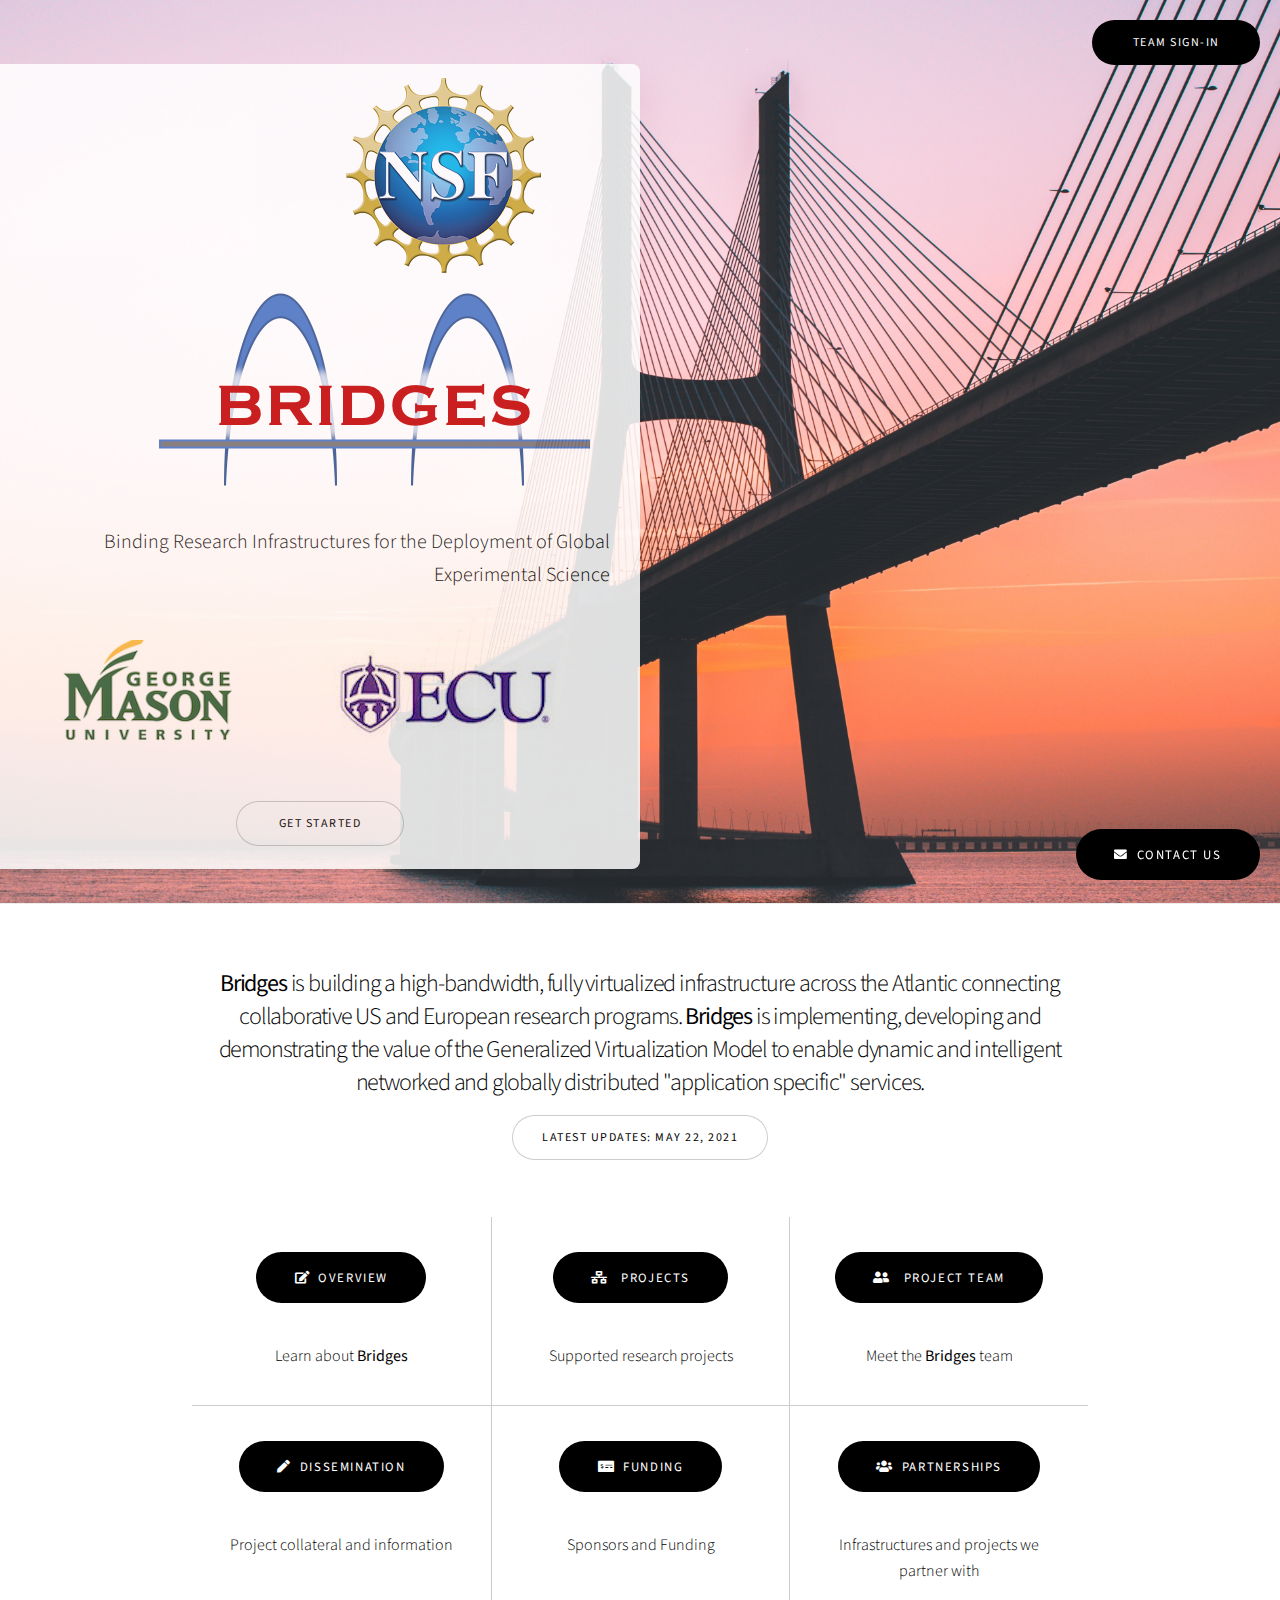
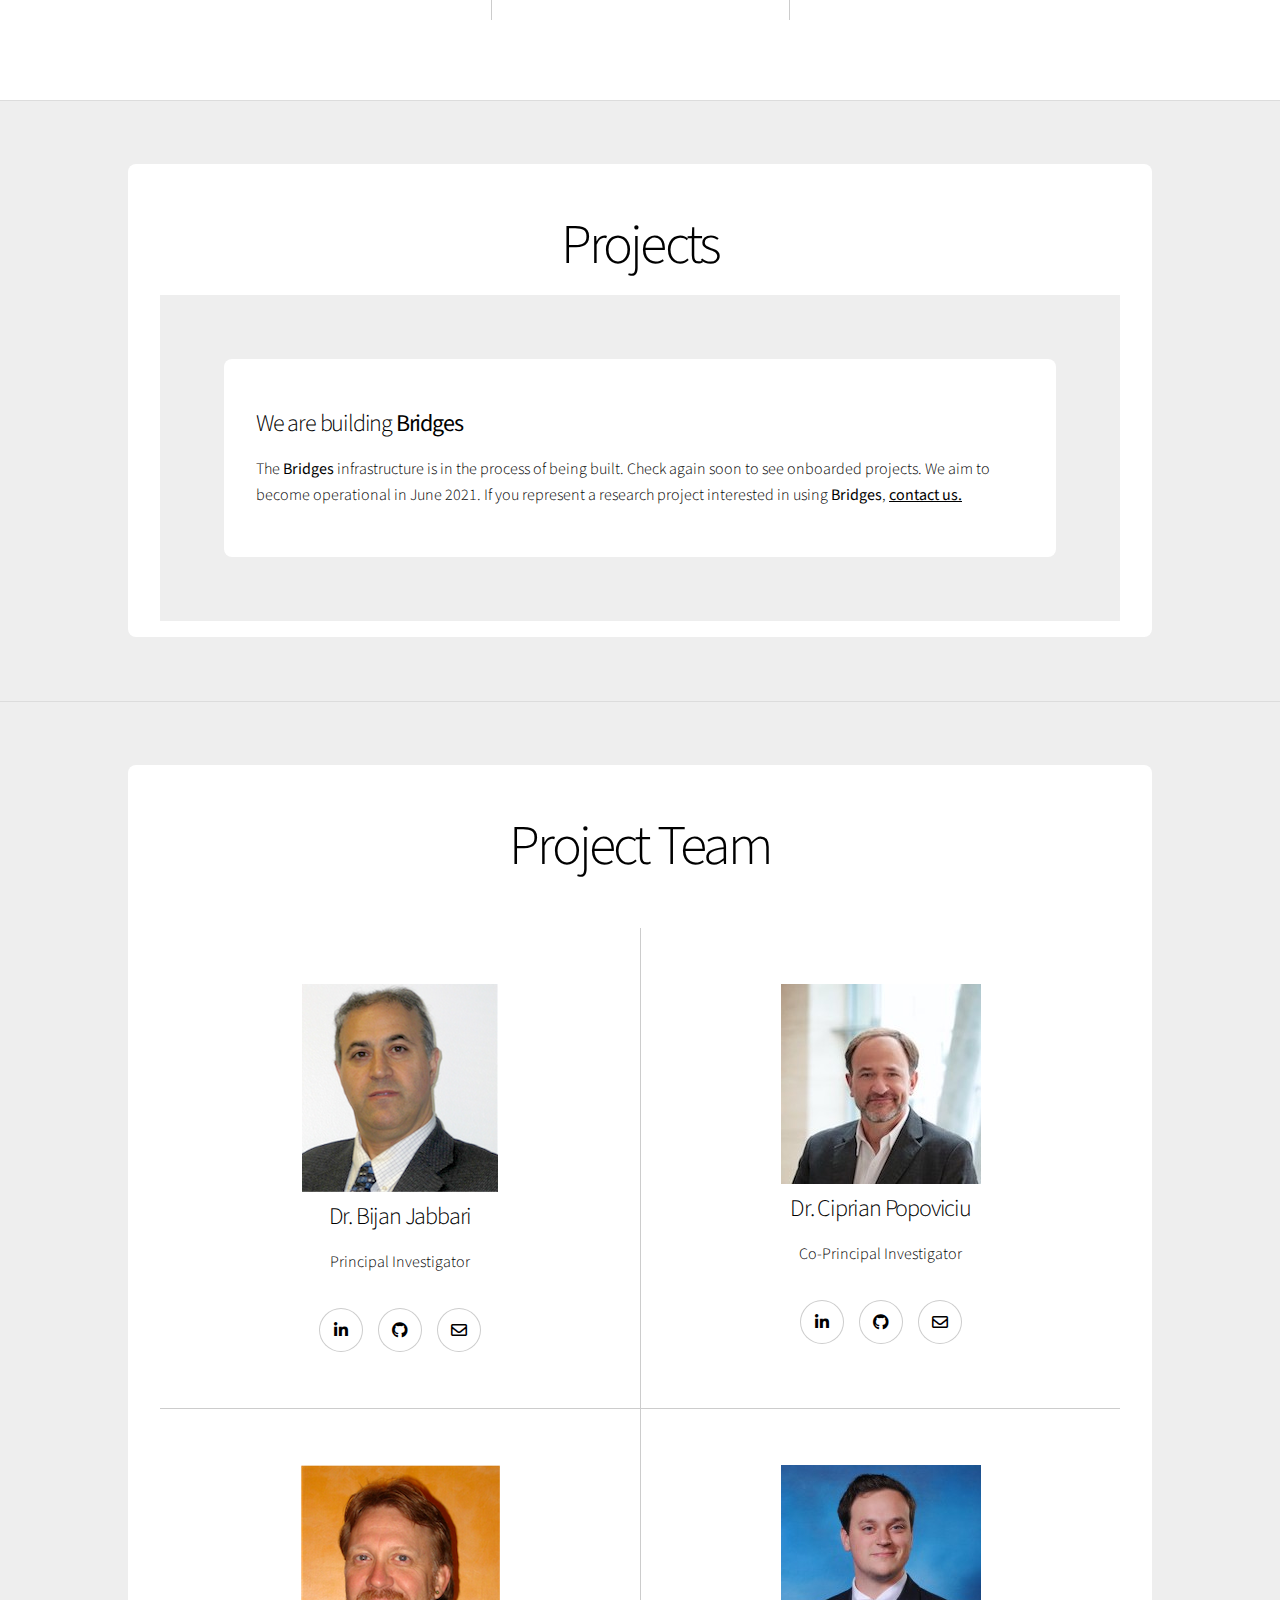
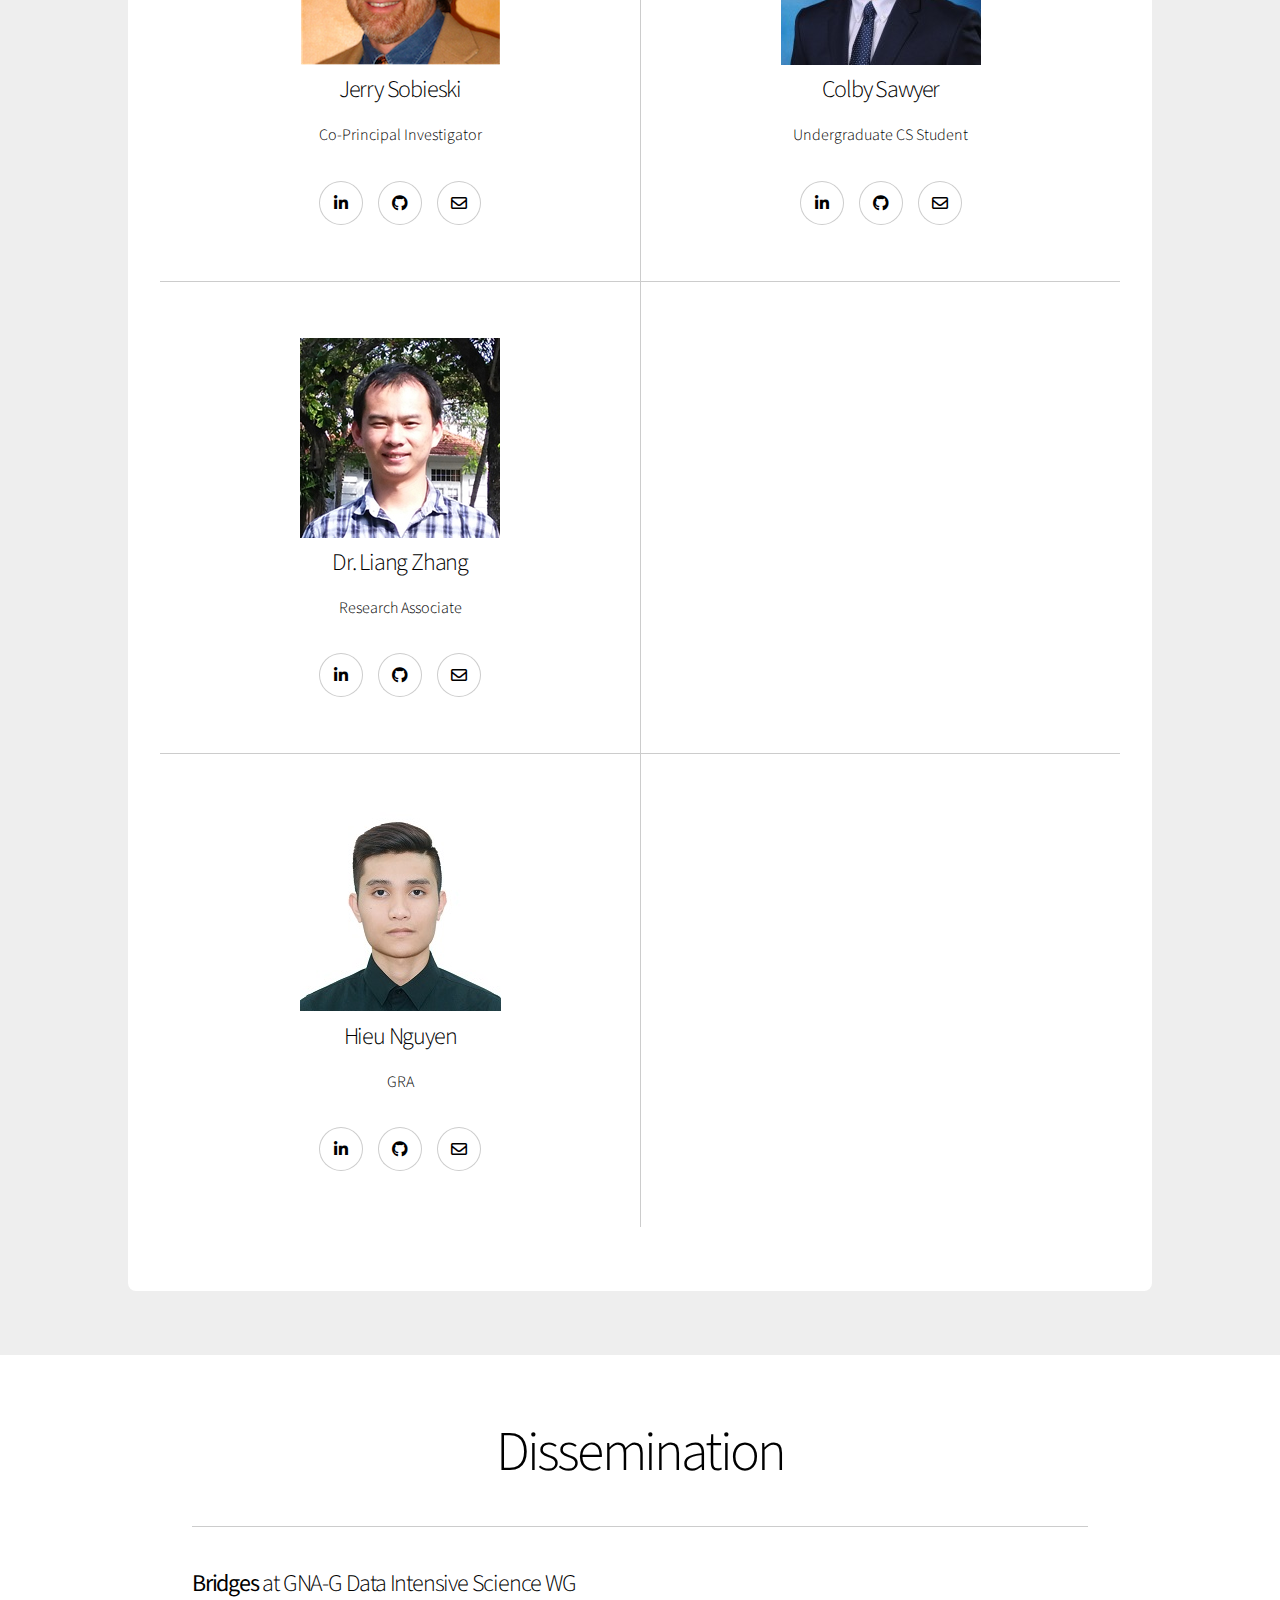
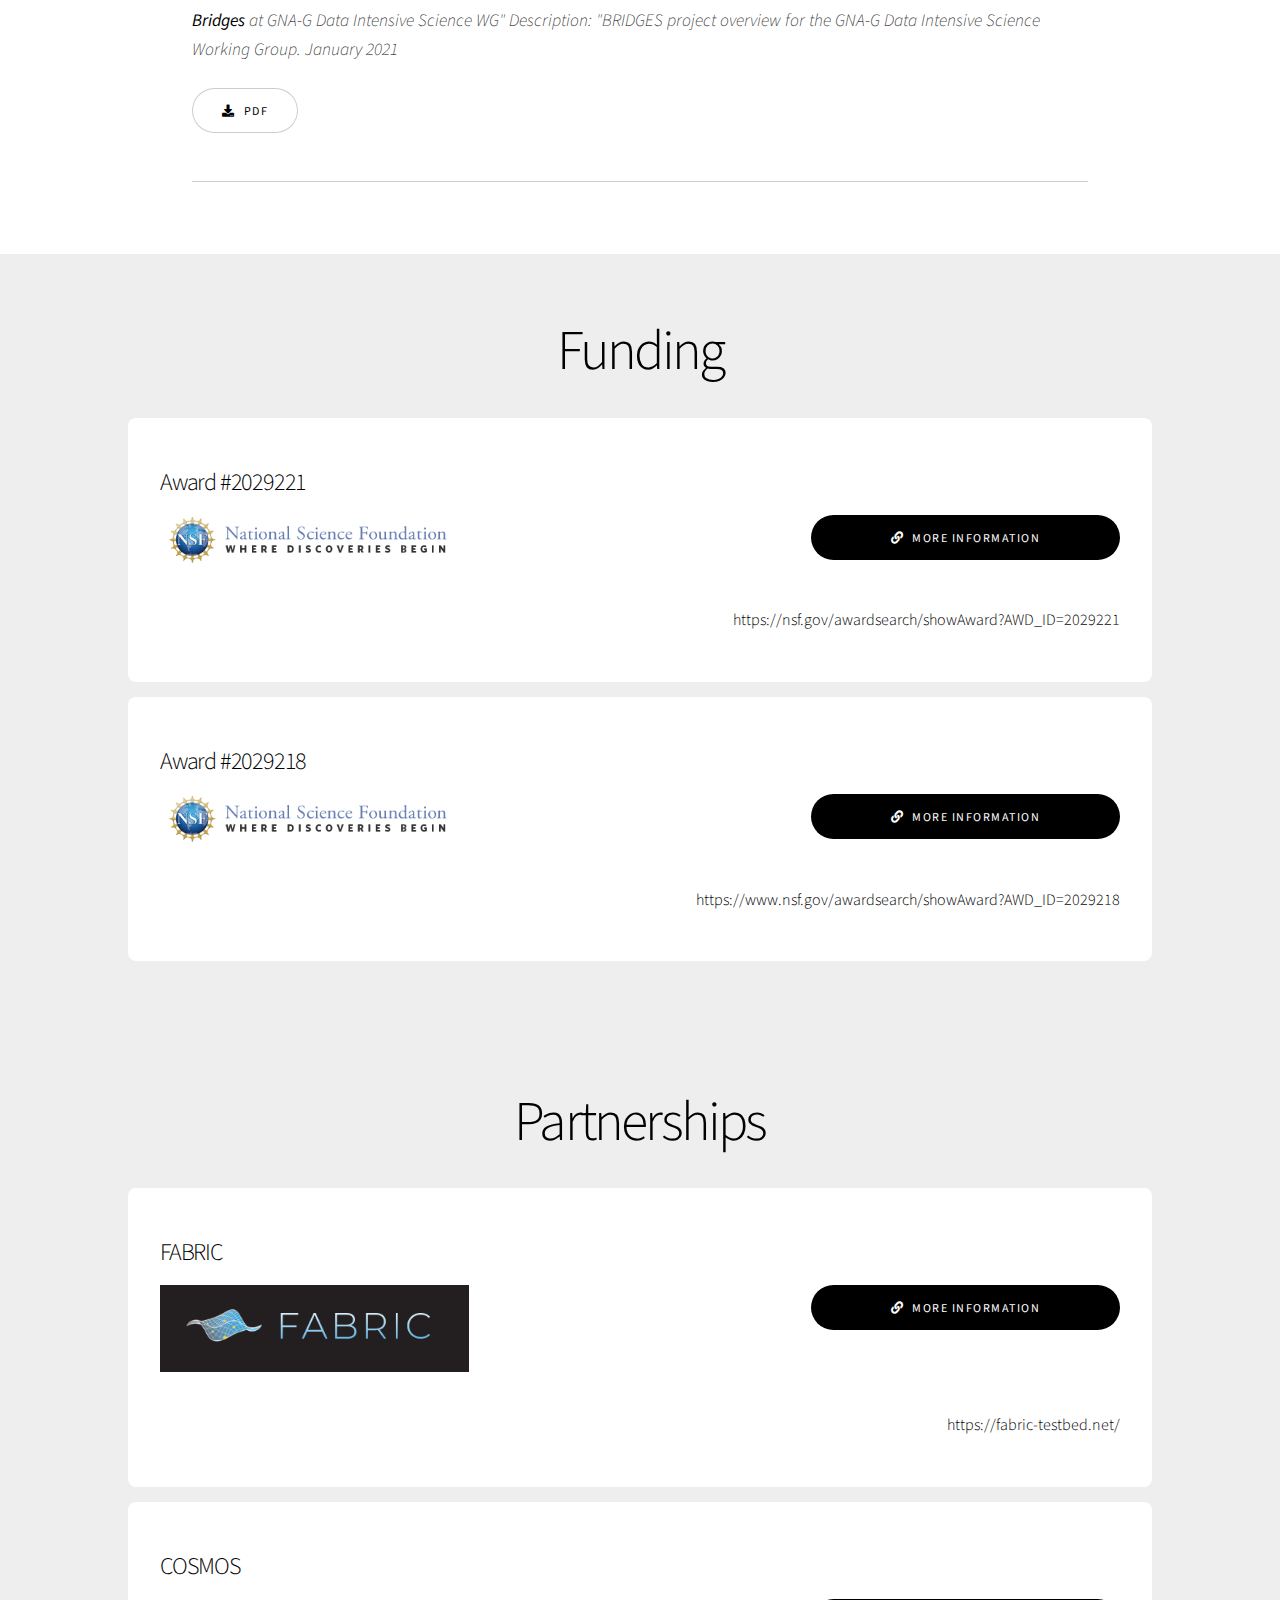
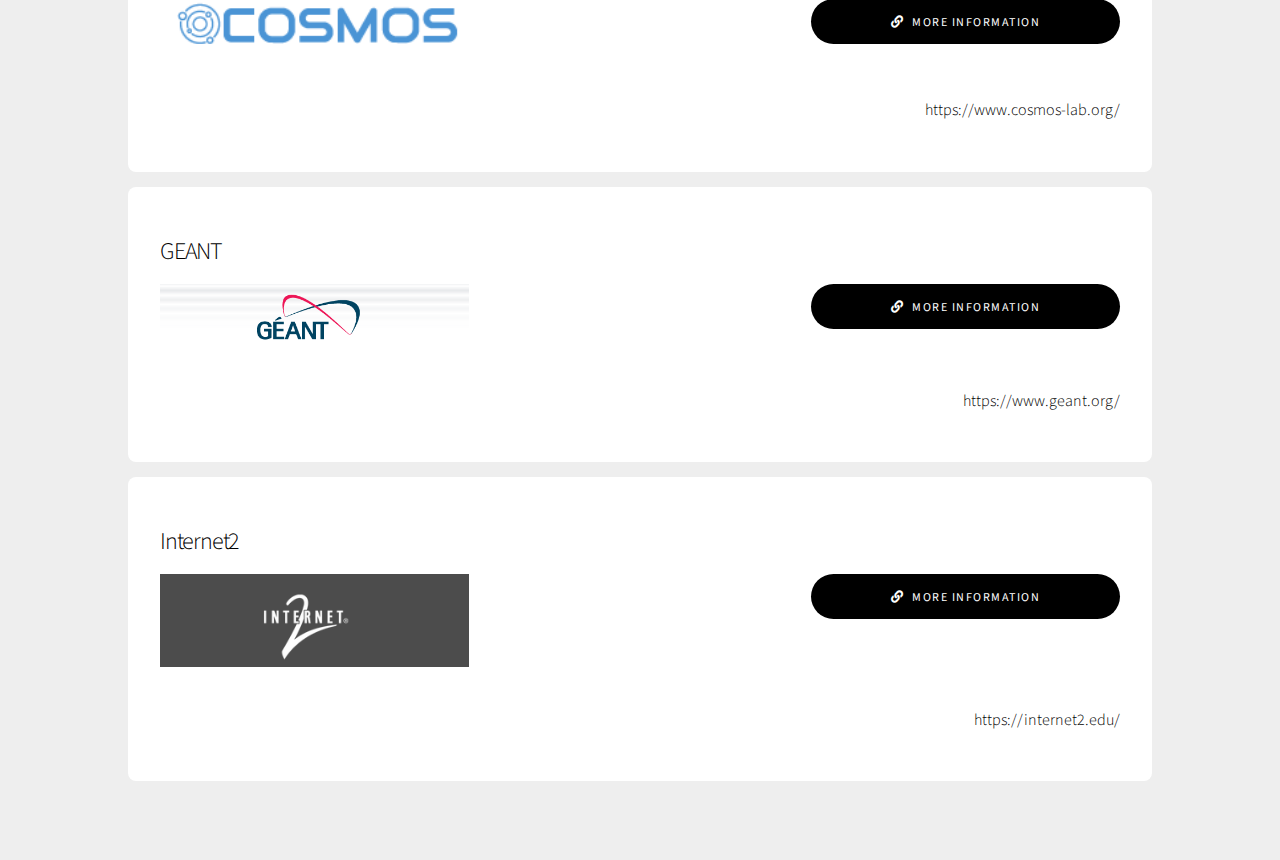
<file: index.html>
<!DOCTYPE HTML>
<!--
	Template free for personal and commercial use under the CCA 3.0 license (html5up.net/license)
	BRIDGES Research Group website showing off many of the current projects. 
	author@ Colby Sawyer (colby-sawyer.com)
-->
<html>
	<head>
		<title>BRIDGES</title>
		<meta charset="utf-8" />
		<meta name="viewport" content="width=device-width, initial-scale=1, user-scalable=no" />
		<link rel="stylesheet" href="assets/css/main.css" />
		<link rel="shortcut icon" href="favicon.ico" type="image/x-icon">
        <link rel="icon" href="favicon.ico" type="image/x-icon">
		
		<noscript><link rel="stylesheet" href="assets/css/noscript.css" /></noscript>
	</head>
	<body class="is-preload">	
		<a id = "btnScrollToTop" href ="#wrapper" class="button primary large icon solid fa-arrow-up smooth-scroll showBtn">Top</a>
		<a id = "btnContactUs" href ="mailto:popoviciuc18@ecu.edu" class="button primary large icon solid fa-envelope smooth-scroll">Contact Us</a>
			<div id="wrapper" class="divided">
				<!-- Title -->
					<section class="banner style2 orient-left content-align-right image-position-right fullscreen onload-image-fade-in onload-content-fade-right">
						<div class="content" style="padding: 10px 30px 10px; margin-bottom: 2px; opacity: .85;">			
							<h1><a href = "https://www.nsf.gov/"><img src="images/gallery/logo/NSF_logo.png" alt="NSF" /></a> &nbsp; &nbsp; &nbsp; &nbsp; 	<img src = "images/gallery/logo/BRIDGES_logo.png" style="padding-right: 20px;"></h1>
							<p class="major">Binding Research Infrastructures for the Deployment of Global Experimental Science</a></a></p>
							
							<div class="items style3 fit onload-fade-in">
								<section>
									<a href = "https://www2.gmu.edu/"><img src="images/gallery/orgs/sized/gmuSized.png" style = "padding-right: 15px;" alt="GMU" /></a>
								</section>
								&nbsp; &nbsp; &nbsp; &nbsp; &nbsp; &nbsp; &nbsp; &nbsp; &nbsp; &nbsp; &nbsp; &nbsp; 
								<section>
									<a href = "https://www.ecu.edu/"><img src="images/gallery/orgs/sized/ecu.png" style = "padding-right: 15px;" alt="ECU" /></a>
								</section>
								<section>
									
								</section>
							</div>
							<div class = "align-center" style="padding-bottom: 5px;"><a href="#menu" class="button big wide smooth-scroll-middle">Get Started</a></div>
						</div>
						<div class="image">
							<img src="images/bridge.jpg" alt="" />
						</div>
						<a id = "btnLogin" href="login.html" class="button primary big wide smooth-scroll-middle">Team Sign-in</a>
					</section>

				<!-- Navigation Menu-->
					<section class="wrapper style1 align-center">
						<div class="inner">
							<div id = "menu"></div>
							<h3><strong>Bridges</strong> is building a high-bandwidth, fully virtualized infrastructure across the Atlantic connecting collaborative US and European research programs. <strong>Bridges</strong> is implementing, developing and demonstrating the value of the Generalized Virtualization Model to enable dynamic and intelligent networked and globally distributed "application specific" services.</h3>
							<a href="status.html" class= "button "> Latest Updates: May 22, 2021</a>
							<div class="items style1 small onload-fade-in">
								<section>
									<a href="overview.html" class="button primary large icon solid fa-edit smooth-scroll">Overview</a>
									<p></p>
									<p>Learn about <strong>Bridges</strong></p>
								</section>
								<section>
									<a href="#projects" class="button primary large icon solid fa-network-wired smooth-scroll"> Projects</a>
									<p></p>
									<p>Supported research projects</p>
								</section>
								<section>
									<a href="#team" class="button primary large icon solid fa-user-friends smooth-scroll"> Project Team</a>
									<p></p>
									<p>Meet the <strong>Bridges</strong> team</p>
								</section>
								<section>
									<a href="#dissem" class="button primary large icon solid fa-pen smooth-scroll">Dissemination</a>
									<p></p>
									<p>Project collateral and information</p>
								</section>
								<section>
									<a href="#funding" class="button primary large icon solid fa-money-check-alt smooth-scroll">Funding</a>
									<p></p>
									<p>Sponsors and Funding</p>
								</section>
								<section>
									<a href="#partnerships" class="button primary large icon solid fa-users smooth-scroll">Partnerships</a>
									<p></p>
									<p>Infrastructures and projects we partner with</p>
								</section>
							</div>
						</div>
					</section>

				<!-- Project Spotlight-->
					<section class="wrapper style2 align-center" id= "projects">
						<div class="inner">
							<h1>Projects</h1>
						<section class="wrapper style2 align-left" id="projects">
							<!--
							<div class="inner">
									<h2>BRIDGES (Binding Research Infrastructures for the Deployment of Global Experimental Science)</h2>
									<p>-- Fall 2020 - Fall 2023 --</p></header>
									<p>BRIDGES is a collaborative project between East Carolina University and George Mason University, funded by the National Science Foundation under the International Research and Education Network Connections program to deploy a cross Atlantic next generation research infrastructure. This 8000miles optical network ring with points of presence in Washington DC, New York, Amsterdam and Paris will be capable of delivering science data at a rate of 200 billion bits/second and will include support leading RENs (Research and Education Networks) in US (Internet2) and Europe (GEANT). BRIDGES will implement and expand upon the Generic Virtualization Architecture to demonstrate the ability to provide guaranteed resources to multiple simultaneous tenants of the infrastructure.</p>
									<ul class="actions">
										<li><img src="images/gallery/orgs/ecu.jpg" alt="" /></li>
									</ul>
									<ul class="actions">
										<li><a href="" class="button primary big wide smooth-scroll-middle">Read More</a></li>
										<li><a href="pdf/blank.pdf" download class="button icon solid fa-download">PDF</a></li>										
										<li><a href="#nsf_grant" download class="button icon solid fa-money-check-alt smooth-scroll">NSF Grant</a></li>
									</ul>
							</div>		
						-->
						<div class = "inner">
							<h3>We are building <strong>Bridges</strong></h3>
							<p>The <strong>Bridges</strong> infrastructure is in the process of being built. Check again soon to see onboarded projects. We aim to become operational in June 2021. If you represent a research project interested in using <strong>Bridges</strong>, <strong><a href ="mailto:popoviciuc18@ecu.edu">contact us.</a></strong></p>
						</div>				
						</section>
						</div>
					</section>
					<!-- Current Contributors Pane -->
					<section class="wrapper style2 align-center" id="team">
						<div class="inner">
							<h1>Project Team</h1>
							<p></p>
							<div class="items style1 big onload-fade-in">
								<section>
									<img src="images/gallery/faces/bijan.jpg" alt="" />
									<h3>Dr. Bijan Jabbari</h3>
									<p>Principal Investigator</p>
									<div class="content">
										<ul class="icons">
											<li><a href="#contri" class="icon brands style2 fa-linkedin-in"><span class="label">LinkedIn</span></a></li>
											<li><a href="#contri" class="icon brands style2 fa-github"><span class="label">Github</span></a></li>
											<li><a href="mailto:bjabbari@gmu.edu" class="icon style2 fa-envelope"><span class="label">Email</span></a></li>
										</ul>
									</div>
								</section>
						
								<section>
									<img src="images/gallery/faces/pop.jpg" alt="" />
									<h3>Dr. Ciprian Popoviciu</h3>
									<p>Co-Principal Investigator</p>
									<div class="content">
										<ul class="icons">
											<li><a href="#contri" class="icon brands style2 fa-linkedin-in"><span class="label">LinkedIn</span></a></li>
											<li><a href="#contri" class="icon brands style2 fa-github"><span class="label">Github</span></a></li>
											<li><a href="mailto:popoviciuc18@ecu.edu" class="icon style2 fa-envelope"><span class="label">Email</span></a></li>
										</ul>
									</div>
								</section>
								<section>
									<img src="images/gallery/faces/jerry.jpg" alt="" />
									<h3>Jerry Sobieski </h3>
									<p>Co-Principal Investigator</p>
									<div class="content">
										<ul class="icons">
											<li><a href="#contri" class="icon brands style2 fa-linkedin-in"><span class="label">LinkedIn</span></a></li>
											<li><a href="#contri" class="icon brands style2 fa-github"><span class="label">Github</span></a></li>
											<li><a href="mailto:jsobiesk@gmu.edu" class="icon style2 fa-envelope"><span class="label">Email</span></a></li>
										</ul>
									</div>
								</section>
								<section>
									<img src="images/gallery/faces/cls.jpg" alt="" />
									<h3>Colby Sawyer</h3>
									<p>Undergraduate CS Student</p>
									<div class="content">
										<ul class="icons">
											<li><a href="https://www.linkedin.com/in/colby-sawyer-65b642182/" class="icon brands style2 fa-linkedin-in"><span class="label">LinkedIn</span></a></li>
											<li><a href="https://github.com/ColbySawyer7" class="icon brands style2 fa-github"><span class="label">Github</span></a></li>
											<li><a href="mailto:colbysawyer37@outlook.com" class="icon style2 fa-envelope"><span class="label">Email</span></a></li>
										</ul>
									</div>						
								</section>
								<section>
									<img src="images/gallery/faces/Liang.jpg" alt="" />
									<h3>Dr. Liang Zhang</h3>
									<p>Research Associate</p>
									<div class="content">
										<ul class="icons">
											<li><a href="https://www.linkedin.com/in/liang-zhang-406593168/" class="icon brands style2 fa-linkedin-in"><span class="label">LinkedIn</span></a></li>
											<li><a href="https://lz284.github.io/" class="icon brands style2 fa-github"><span class="label">Github</span></a></li>
											<li><a href="mailto:lzhang36@gmu.edu" class="icon style2 fa-envelope"><span class="label">Email</span></a></li>
										</ul>
									</div>						
								</section>
								<section>		
								</section>
								<section>
									<img src="images/gallery/faces/Hieu.jpg" alt="" />
									<h3>Hieu Nguyen</h3>
									<p>GRA</p>
									<div class="content">
										<ul class="icons">
											<li><a href="https://www.linkedin.com/in/liang-zhang-406593168/" class="icon brands style2 fa-linkedin-in"><span class="label">LinkedIn</span></a></li>
											<li><a href="https://github.com" class="icon brands style2 fa-github"><span class="label">Github</span></a></li>
											<li><a href="mailto:hnguy31@masonlive.gmu.edu" class="icon style2 fa-envelope"><span class="label">Email</span></a></li>
										</ul>
									</div>						
								</section>
								<section>					
								</section>



							</section>
							</div>
						</div>
					</section>
					<!--Dissemination-->
					<section class = "wrapper style1 align-left content-align-left" id = "dissem">
							<div class="inner align-center">
								<h1>Dissemination</h1>
									<div class="content align-left">
										<hr />
										<header>
											<h3><strong>Bridges</strong> at GNA-G Data Intensive Science WG</h3>
											<p><strong>Bridges</strong> at GNA-G Data Intensive Science WG"
												Description: "BRIDGES project overview for the GNA-G Data Intensive Science Working Group. January 2021</p>
										</header>
										<a href="pdf/BRIDGES at GNA-G Data Intensive Science WG.pdf" download class="button icon solid fa-download">PDF</a>
										<hr />
									</div>
							<!---
							<section class="wrapper style2 align-left" id="spotlight">
							<div class="inner">
								<h2>2020 Virtual NSF Cybersecurity Summit for Large Facilities and Cyberinfrastructure</h2>
								<p>-- September 22- 24, 2020--</p></header>
								<p>Foundations of Secure CI training given by Ciprian Popoviciu (East Carolina University), Samir Tout (East Michigan University), Lola Killey (Merit Network)</p>
								<ul class="actions">
									<li><img src="images/gallery/orgs/ecu.jpg" alt="" /></li>
									<li><img src="images/gallery/orgs/emu.jpg" alt="" /></li>
									<li><img src="images/gallery/orgs/mnet.jpg" alt="" /></li>
								</ul>
								<ul class="actions">
									<li><a href="" class="button primary big wide smooth-scroll-middle">Read More</a></li>
									<li><a href="pdf/blank.pdf" download class="button icon solid fa-download">PDF</a></li>
								</ul>
							</div>		
							</section> -->
						</div>			
				</section>
				
					<!-- Gallery 
					<section class="wrapper style1 align-center" id ="gallery">
						<div class="inner">
							<h1>Gallery</h1>
						</div>

					 Gallery 
						<div class="gallery style2 medium lightbox onscroll-fade-in">
							<article>
								<a href="images/gallery/fulls/Poster_20.png" class="image">
									<img src="images/gallery/thumbs/Poster_20.png" alt="" />
								</a>
								<div class="caption">
									<h3>Spring Research Day</h3>
									<p>Presentation Poster from East Carolina University's Research day</p>
									<ul class="actions fixed">
										<li><span class="button small">Expand</span></li>
									</ul>
								</div>
							</article> 
				</section>-->
				
				<!-- Funding -->
				<section class="wrapper style2 align-center" id ="funding">
						<div class="header">
								<h1>Funding</h1>
								<p></p>
						</div>
						<div id = "nsf_grant1" class = "inner align-left " style="margin-bottom: 15px;">
							<h3>Award #2029221</h3>
							<ul class="actions fit">
								<li><img src="images/gallery/orgs/nsf.jpg" alt="align-center" /></li>
								<li></li>
								<li><a href="https://nsf.gov/awardsearch/showAward?AWD_ID=2029221" class="button primary icon solid fa-link">More Information</a></li>
							</ul>
							<p class ="align-right">https://nsf.gov/awardsearch/showAward?AWD_ID=2029221</p>
						</div>
						<div id = "nsf_grant2" class = "inner align-left ">
							<h3>Award #2029218</h3>
							<ul class="actions fit">
								<li><img src="images/gallery/orgs/nsf.jpg" alt="align-center" /></li>
								<li></li>
								<li><a href="https://www.nsf.gov/awardsearch/showAward?AWD_ID=2029218" class="button primary icon solid fa-link">More Information</a></li>
							</ul>
							<p class ="align-right">https://www.nsf.gov/awardsearch/showAward?AWD_ID=2029218</p>
						</div>						
					</section> 	
				<!-- Partnerships-->
					<section class="wrapper style2 align-center" id ="partnerships"-->
						<div class="header">
								<h1>Partnerships</h1>
								<p></p>
						</div>
						<!--
						<div class = "inner align-left ">
							<h3>George Mason University</h3>
							<ul class="actions fit">
								<li><img src="images/gallery/orgs/gmuW.jpg" alt="align-center" /></li>
								<li></li>
								<li><a href="https://www2.gmu.edu/" class="button primary icon solid fa-link">More Information</a></li>
							</ul>
						</div>	
						<div class = "inner align-left ">
							<h3>NGI Explorers Program</h3>
							<ul class="actions fit">
								<li><img src="images/gallery/orgs/ngi.jpg" alt="align-center" /></li>
								<li></li>
								<li><a href="https://explorers.ngi.eu/" class="button primary icon solid fa-link">More Information</a></li>
							</ul>
						</div>	
						<div class = "inner align-left ">
							<h3>NGI Atlantic </h3>
							<ul class="actions fit">
								<li><img src="images/gallery/orgs/ngiATL.jpg" alt="align-center" /></li>
								<li></li>
								<li><a href="https://ngiatlantic.eu/twinning-lab" class="button primary icon solid fa-link">More Information</a></li>
							</ul>
						</div>	
						<div class = "inner align-left ">
							<h3>Merit</h3>
							<ul class="actions fit">
								<li><img src="images/gallery/orgs/meritW.png" alt="align-center" /></li>
								<li></li>
								<li><a href="https://www.merit.edu/" class="button primary icon solid fa-link">More Information</a></li>
							</ul>
						</div> -->
						<div class = "inner align-left "style="margin-bottom: 15px;">
							<h3>FABRIC</h3>
							<ul class="actions fit">
								<li><img src="/images/gallery/orgs/fabric.png" alt="" /></li>
								<li></li>
								<li><a href="https://fabric-testbed.net/" class="button primary icon solid fa-link">More Information</a></li>
							</ul>
							<p class ="align-right">https://fabric-testbed.net/</p>
						</div>	
						<div class = "inner align-left "style="margin-bottom: 15px;">
							<h3>COSMOS</h3>
							<ul class="actions fit">
								<li><img src="/images/gallery/orgs/cosmos.png" alt="" /></li>
								<li></li>
								<li><a href="https://www.cosmos-lab.org/" class="button primary icon solid fa-link">More Information</a></li>
							</ul>
							<p class ="align-right">https://www.cosmos-lab.org/</p>
						</div>
						<div class = "inner align-left "style="margin-bottom: 15px;">
							<h3>GEANT</h3>
							<ul class="actions fit">
								<li><img src="/images/gallery/orgs/geant.png" alt="" /></li>
								<li></li>
								<li><a href="https://www.geant.org/" class="button primary icon solid fa-link">More Information</a></li>
							</ul>
							<p class ="align-right">https://www.geant.org/</p>
						</div>
						<div class = "inner align-left "style="margin-bottom: 15px;">
							<h3>Internet2</h3>
							<ul class="actions fit">
								<li><img src="/images/gallery/orgs/internet2.png" alt="" /></li>
								<li></li>
								<li><a href="https://internet2.edu/" class="button primary icon solid fa-link">More Information</a></li>
							</ul>
							<p class ="align-right">https://internet2.edu/</p>
						</div>
					</section> 
				<!-- Footer 
					<footer class="wrapper style1 align-center">
						<div class="inner">
							<ul class="icons">
								<li><a href="#" class="icon brands style2 fa-facebook-f"><span class="label">Facebook</span></a></li>
								<li><a href= "#" class="icon brands style2 fa-github"><span class="label">Github</span></a></li>
								<li><a href="#" class="icon brands style2 fa-linkedin-in"><span class="label">LinkedIn</span></a></li>
								<li><a href="mailto:sawyerc17@students.ecu.edu" class="icon style2 fa-envelope"><span class="label">Email</span></a></li>
							</ul>
							<p>&copy; Untitled.</p> 
						</div>
					</footer>
				-->
			</div>

		<!-- Scripts -->
			<script src="assets/js/jquery.min.js"></script>
			<script src="assets/js/jquery.scrollex.min.js"></script>
			<script src="assets/js/jquery.scrolly.min.js"></script>
			<script src="assets/js/browser.min.js"></script>
			<script src="assets/js/breakpoints.min.js"></script>
			<script src="assets/js/util.js"></script>
			<script src="assets/js/main.js"></script>
			<script src="assets/js/components.js"></script>
			<script src ="assets/js/scroll.js"></script>

	</body>
</html>
</file>
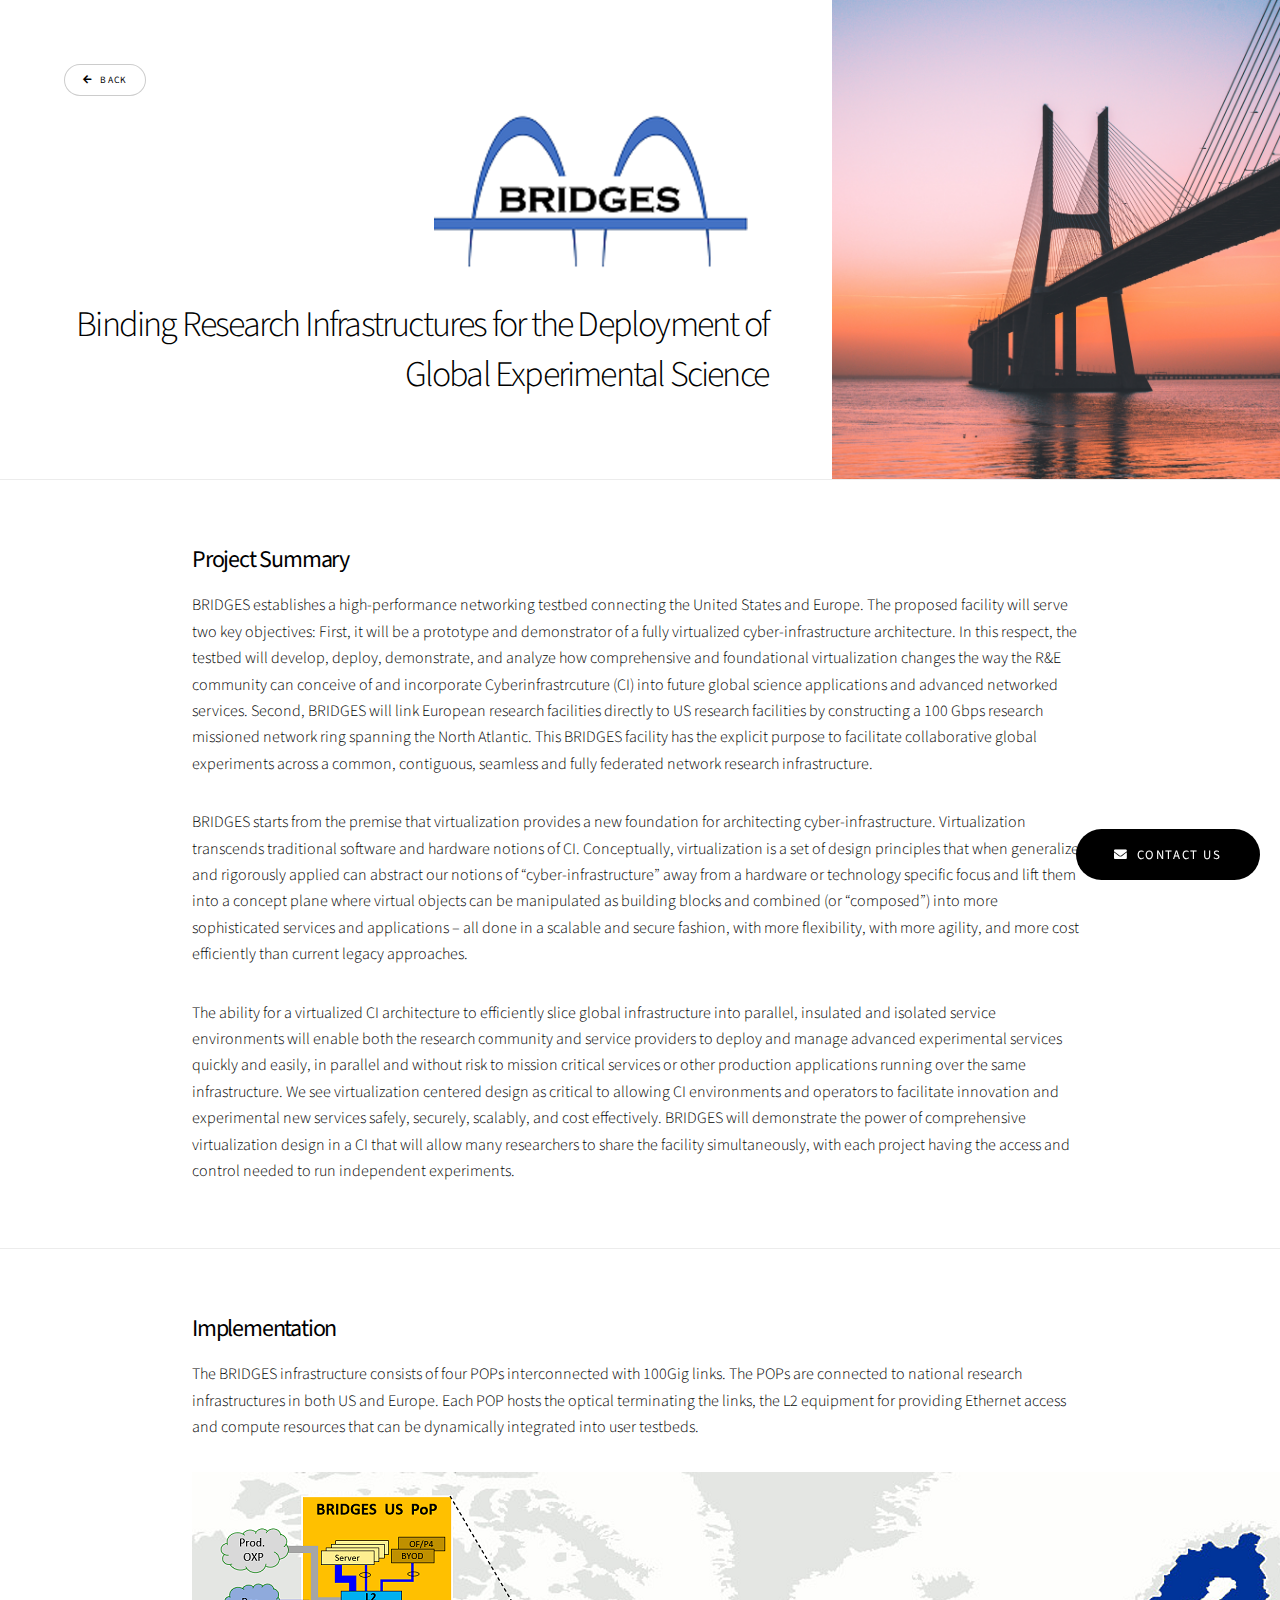
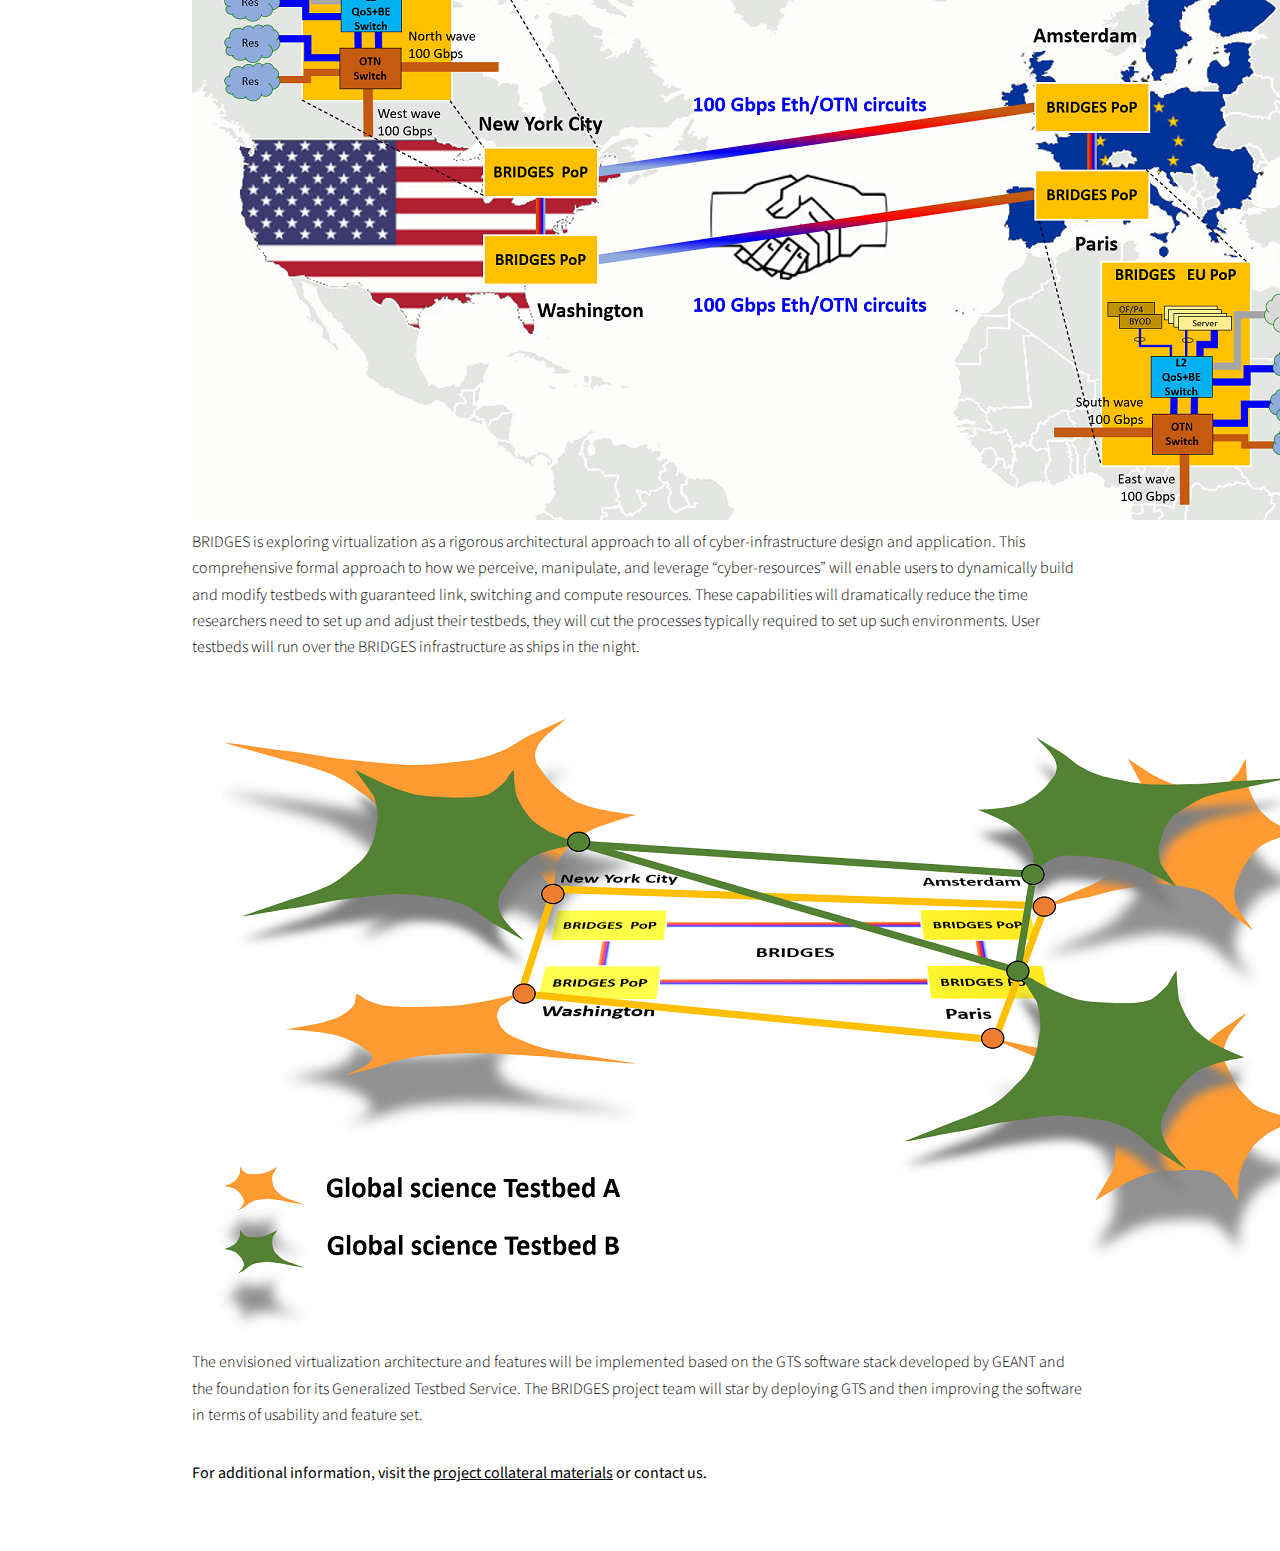
<file: overview.html>
<!DOCTYPE HTML>
<!--
	Template free for personal and commercial use under the CCA 3.0 license (html5up.net/license)
	Pi_Pirate Research Group website showing off many of the current projects. 
	author@ Colby Sawyer (colby-sawyer.com)
-->
<html>
	<head>
		<title>BRIDGES - Overview</title>
		<meta charset="utf-8" />
		<meta name="viewport" content="width=device-width, initial-scale=1, user-scalable=no" />
		<link rel="stylesheet" href="assets/css/main.css" />
		<noscript><link rel="stylesheet" href="assets/css/noscript.css" /></noscript>
	</head>
	<body class="is-preload">
		<!-- Wrapper -->
			<div id="wrapper" class="divided">
				<!-- Title -->
					<section class="spotlight style1 orient-left content-align-right image-position-left fullscreen onload-image-fade-in onload-content-fade-left">
						<a id = "btnContactUs" href ="mailto:popoviciuc18@ecu.edu" class="button primary large icon solid fa-envelope smooth-scroll">Contact Us</a>
						<div class="content">
							<div class = "align-left">
								<a href="index.html#menu" class="button small icon solid fa-arrow-left smooth-scroll center align-center">back</a>
							</div>
							<h1><img src = "images/gallery/logo/BRIDGES_logo_small.png" style="padding-right: 20px;"></h1>
							<h2>Binding Research Infrastructures for the Deployment of Global Experimental Science</h2>
							<ul class="actions align-right">
							</ul>
						</div>
						<div class="image">
							<img src="images/bridge.jpg" alt="" />
						</div>
					</section>
					<section class = "spotlight style1" id="first">						
						<div class="content">
							<div class = "align-left">
								<h3><strong>Project Summary</strong></h3>
							</div>
							<p>BRIDGES establishes a high-performance networking testbed connecting the United States and Europe.   The proposed facility will serve two key objectives:  First, it will be a prototype and demonstrator of a fully virtualized cyber-infrastructure architecture.  In this respect, the testbed will develop, deploy, demonstrate, and analyze how comprehensive and foundational virtualization changes the way the R&E community can conceive of and incorporate Cyberinfrastrcuture (CI) into future global science applications and advanced networked services.  Second, BRIDGES will link European research facilities directly to US research facilities by constructing a 100 Gbps research missioned network ring spanning the North Atlantic.  This BRIDGES facility has the explicit purpose to facilitate collaborative global experiments across a common, contiguous, seamless and fully federated network research infrastructure.</p>
							<p>BRIDGES starts from the premise that virtualization provides a new foundation for architecting cyber-infrastructure.   Virtualization transcends traditional software and hardware notions of CI.  Conceptually, virtualization is a set of design principles that when generalized and rigorously applied can abstract our notions of “cyber-infrastructure” away from a hardware or technology specific focus and lift them into a concept plane where virtual objects can be manipulated as building blocks and combined (or “composed”) into more sophisticated services and applications – all done in a scalable and secure fashion, with more flexibility, with more agility, and more cost efficiently than current legacy approaches.</p>
							<p>The ability for a virtualized CI architecture to efficiently slice global infrastructure into parallel, insulated and isolated service environments will enable both the research community and service providers to deploy and manage advanced experimental services quickly and easily, in parallel and without risk to mission critical services or other production applications running over the same infrastructure.   We see virtualization centered design as critical to allowing CI environments and operators to facilitate innovation and experimental new services safely, securely, scalably, and cost effectively. BRIDGES will demonstrate the power of comprehensive virtualization design in a CI that will allow many researchers to share the facility simultaneously, with each project having the access and control needed to run independent experiments.</p>
							
						</div>
					</section>
					<section class = "spotlight style1" id="second">
						<div class="content">
							<div class = "align-left">
								<h3><strong>Implementation</strong></h3>
							</div>
							<p>The BRIDGES infrastructure consists of four POPs interconnected with 100Gig links. The POPs are connected to national research infrastructures in both US and Europe. Each POP hosts the optical terminating the links, the L2 equipment for providing Ethernet access and compute resources that can be dynamically integrated into user testbeds.</p>
							<img src="images/gallery/fulls/bridges_overview1.png" alt="" />
							<p></span>BRIDGES is exploring virtualization as a rigorous architectural approach to all of cyber-infrastructure design and application. This comprehensive formal approach to how we perceive, manipulate, and leverage “cyber-resources” will enable users to dynamically build and modify testbeds with guaranteed link, switching and compute resources. These capabilities will dramatically reduce the time researchers need to set up and adjust their testbeds, they will cut the processes typically required to set up such environments. User testbeds will run over the BRIDGES infrastructure as ships in the night.</p>
							<img src = "images/gallery/fulls/bridges_overview2.png" alt=""/>
							<p>The envisioned virtualization architecture and features will be implemented based on the GTS software stack developed by GEANT and the foundation for its Generalized Testbed Service. The BRIDGES project team will star by deploying GTS and then improving the software in terms of usability and feature set.</p>
							<p><strong>For additional information, visit the <a href="index.html#dissem">project collateral materials</a> or contact us.</strong></p>
						</div>
					</section>
				<!-- Footer 
					<footer class="wrapper style1 align-center">
						<div class="inner">
							<ul class="icons">
								<li><a href="#" class="icon brands style2 fa-facebook-f"><span class="label">Facebook</span></a></li>
								<li><a href= "#" class="icon brands style2 fa-github"><span class="label">Github</span></a></li>
								<li><a href="#" class="icon brands style2 fa-linkedin-in"><span class="label">LinkedIn</span></a></li>
								<li><a href="mailto:sawyerc17@students.ecu.edu" class="icon style2 fa-envelope"><span class="label">Email</span></a></li>
							</ul>
							<!--<p>&copy; Untitled.</p> -
						</div>
					</footer>
				-->

			</div>

		<!-- Scripts -->
			<script src="assets/js/jquery.min.js"></script>
			<script src="assets/js/jquery.scrollex.min.js"></script>
			<script src="assets/js/jquery.scrolly.min.js"></script>
			<script src="assets/js/browser.min.js"></script>
			<script src="assets/js/breakpoints.min.js"></script>
			<script src="assets/js/util.js"></script>
			<script src="assets/js/main.js"></script>

	</body>
</html>
</file>
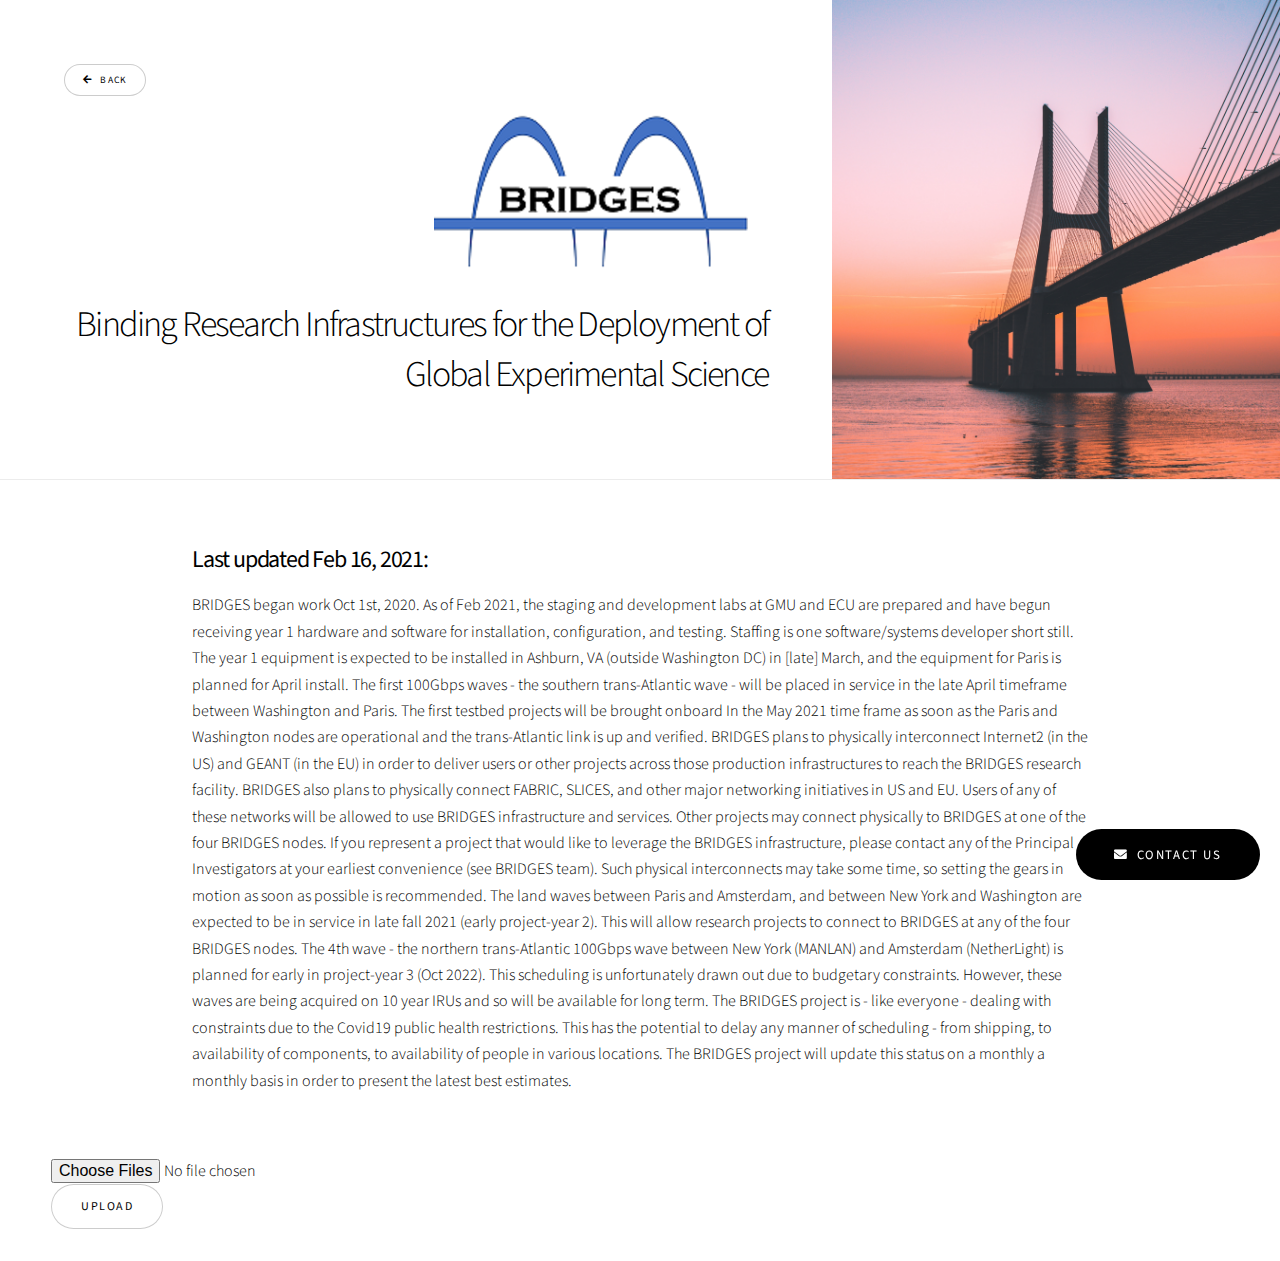
<file: status.html>
<!DOCTYPE HTML>
<!--
	Template free for personal and commercial use under the CCA 3.0 license (html5up.net/license)
	Pi_Pirate Research Group website showing off many of the current projects. 
	author@ Colby Sawyer (colby-sawyer.com)
-->
<html>
	<head>
		<title>BRIDGES - Overview</title>
		<meta charset="utf-8" />
		<meta name="viewport" content="width=device-width, initial-scale=1, user-scalable=no" />
		<link rel="stylesheet" href="assets/css/main.css" />
		<noscript><link rel="stylesheet" href="assets/css/noscript.css" /></noscript>


	</head>
	<body class="is-preload">








		
		<!-- Wrapper -->
			<div id="wrapper" class="divided">
				<!-- Title -->
					<section class="spotlight style1 orient-left content-align-right image-position-left fullscreen onload-image-fade-in onload-content-fade-left">
						<a id = "btnContactUs" href ="mailto:popoviciuc18@ecu.edu" class="button primary large icon solid fa-envelope smooth-scroll">Contact Us</a>
						<div class="content">
							<div class = "align-left">
								<a href="index.html#menu" class="button small icon solid fa-arrow-left smooth-scroll center align-center">back</a>
							</div>
							<h1><img src = "images/gallery/logo/BRIDGES_logo_small.png" style="padding-right: 20px;"></h1>
							<h2>Binding Research Infrastructures for the Deployment of Global Experimental Science</h2>
							<ul class="actions align-right">
							</ul>
						</div>
						<div class="image">
							<img src="images/bridge.jpg" alt="" />
						</div>
					</section>
					<section class = "spotlight style1" id="first">						
						<div class="content">
							<div class = "align-left">
								<h3><strong>Last updated Feb 16, 2021:</strong></h3>
							</div>
							<p>BRIDGES began work Oct 1st, 2020. As of Feb 2021, the staging and development labs at GMU and ECU are prepared and have begun receiving year 1 hardware and software for installation, configuration, and testing. Staffing is one software/systems developer short still. The year 1 equipment is expected to be installed in Ashburn, VA (outside Washington DC) in [late] March, and the equipment for Paris is planned for April install. The first 100Gbps waves - the southern trans-Atlantic wave - will be placed in service in the late April timeframe between Washington and Paris.

                                The first testbed projects will be brought onboard In the May 2021 time frame as soon as the Paris and Washington nodes are operational and the trans-Atlantic link is up and verified. BRIDGES plans to physically interconnect Internet2 (in the US) and GEANT (in the EU) in order to deliver users or other projects across those production infrastructures to reach the BRIDGES research facility. BRIDGES also plans to physically connect FABRIC, SLICES, and other major networking initiatives in US and EU. Users of any of these networks will be allowed to use BRIDGES infrastructure and services. Other projects may connect physically to BRIDGES at one of the four BRIDGES nodes. If you represent a project that would like to leverage the BRIDGES infrastructure, please contact any of the Principal Investigators at your earliest convenience (see BRIDGES team)<add link>. Such physical interconnects may take some time, so setting the gears in motion as soon as possible is recommended.
                                
                                The land waves between Paris and Amsterdam, and between New York and Washington are expected to be in service in late fall 2021 (early project-year 2). This will allow research projects to connect to BRIDGES at any of the four BRIDGES nodes. The 4th wave - the northern trans-Atlantic 100Gbps wave between New York (MANLAN) and Amsterdam (NetherLight) is planned for early in project-year 3 (Oct 2022). This scheduling is unfortunately drawn out due to budgetary constraints. However, these waves are being acquired on 10 year IRUs and so will be available for long term.
                                
                                The BRIDGES project is - like everyone - dealing with constraints due to the Covid19 public health restrictions. This has the potential to delay any manner of scheduling - from shipping, to availability of components, to availability of people in various locations. The BRIDGES project will update this status on a monthly a monthly basis in order to present the latest best estimates.</p>
						</div>
					</section>
				<!-- Footer 
					<footer class="wrapper style1 align-center">
						<div class="inner">
							<ul class="icons">
								<li><a href="#" class="icon brands style2 fa-facebook-f"><span class="label">Facebook</span></a></li>
								<li><a href= "#" class="icon brands style2 fa-github"><span class="label">Github</span></a></li>
								<li><a href="#" class="icon brands style2 fa-linkedin-in"><span class="label">LinkedIn</span></a></li>
								<li><a href="mailto:sawyerc17@students.ecu.edu" class="icon style2 fa-envelope"><span class="label">Email</span></a></li>
							</ul>
							<!--<p>&copy; Untitled.</p> -
						</div>
					</footer>
				-->

			</div>

		<!-- Scripts -->
			<script src="assets/js/jquery.min.js"></script>
			<script src="assets/js/jquery.scrollex.min.js"></script>
			<script src="assets/js/jquery.scrolly.min.js"></script>
			<script src="assets/js/browser.min.js"></script>
			<script src="assets/js/breakpoints.min.js"></script>
			<script src="assets/js/util.js"></script>
			<script src="assets/js/main.js"></script>


			<form id="upload-form" action="http://localhost:8080/api/resource" method="post" enctype="multipart/form-data" >
				　　　	<input type="file" id="upload" name="file" multiple/> <br />
				　　　	<input type="submit" value="Upload" />
			</form>


	</body>
</html>
</file>
<file: assets/css/noscript.css>
/*
	Story by HTML5 UP
	html5up.net | @ajlkn
	Free for personal and commercial use under the CCA 3.0 license (html5up.net/license)
*/

/* Banner (transitions) */

	.banner.onload-content-fade-up .content {
		-moz-transition: none;
		-webkit-transition: none;
		-ms-transition: none;
		transition: none;
	}

	body.is-preload .banner.onload-content-fade-up .content {
		-moz-transform: none;
		-webkit-transform: none;
		-ms-transform: none;
		transform: none;
		opacity: 1;
	}

	.banner.onload-content-fade-down .content {
		-moz-transition: none;
		-webkit-transition: none;
		-ms-transition: none;
		transition: none;
	}

	body.is-preload .banner.onload-content-fade-down .content {
		-moz-transform: none;
		-webkit-transform: none;
		-ms-transform: none;
		transform: none;
		opacity: 1;
	}

	.banner.onload-content-fade-left .content {
		-moz-transition: none;
		-webkit-transition: none;
		-ms-transition: none;
		transition: none;
	}

	body.is-preload .banner.onload-content-fade-left .content {
		-moz-transform: none;
		-webkit-transform: none;
		-ms-transform: none;
		transform: none;
		opacity: 1;
	}

	.banner.onload-content-fade-right .content {
		-moz-transition: none;
		-webkit-transition: none;
		-ms-transition: none;
		transition: none;
	}

	body.is-preload .banner.onload-content-fade-right .content {
		-moz-transform: none;
		-webkit-transform: none;
		-ms-transform: none;
		transform: none;
		opacity: 1;
	}

	.banner.onload-content-fade-in .content {
		-moz-transition: none;
		-webkit-transition: none;
		-ms-transition: none;
		transition: none;
	}

	body.is-preload .banner.onload-content-fade-in .content {
		-moz-transform: none;
		-webkit-transform: none;
		-ms-transform: none;
		transform: none;
		opacity: 1;
	}

	.banner.onload-image-fade-up .image {
		-moz-transition: none;
		-webkit-transition: none;
		-ms-transition: none;
		transition: none;
	}

		.banner.onload-image-fade-up .image img {
			-moz-transition: none;
			-webkit-transition: none;
			-ms-transition: none;
			transition: none;
		}

	body.is-preload .banner.onload-image-fade-up .image {
		-moz-transform: none;
		-webkit-transform: none;
		-ms-transform: none;
		transform: none;
		opacity: 1;
	}

		body.is-preload .banner.onload-image-fade-up .image img {
			opacity: 1;
		}

	.banner.onload-image-fade-down .image {
		-moz-transition: none;
		-webkit-transition: none;
		-ms-transition: none;
		transition: none;
	}

		.banner.onload-image-fade-down .image img {
			-moz-transition: none;
			-webkit-transition: none;
			-ms-transition: none;
			transition: none;
		}

	body.is-preload .banner.onload-image-fade-down .image {
		-moz-transform: none;
		-webkit-transform: none;
		-ms-transform: none;
		transform: none;
		opacity: 1;
	}

		body.is-preload .banner.onload-image-fade-down .image img {
			opacity: 1;
		}

	.banner.onload-image-fade-left .image {
		-moz-transition: none;
		-webkit-transition: none;
		-ms-transition: none;
		transition: none;
	}

		.banner.onload-image-fade-left .image img {
			-moz-transition: none;
			-webkit-transition: none;
			-ms-transition: none;
			transition: none;
		}

	body.is-preload .banner.onload-image-fade-left .image {
		-moz-transform: none;
		-webkit-transform: none;
		-ms-transform: none;
		transform: none;
		opacity: 1;
	}

		body.is-preload .banner.onload-image-fade-left .image img {
			opacity: 1;
		}

	.banner.onload-image-fade-right .image {
		-moz-transition: none;
		-webkit-transition: none;
		-ms-transition: none;
		transition: none;
	}

		.banner.onload-image-fade-right .image img {
			-moz-transition: none;
			-webkit-transition: none;
			-ms-transition: none;
			transition: none;
		}

	body.is-preload .banner.onload-image-fade-right .image {
		-moz-transform: none;
		-webkit-transform: none;
		-ms-transform: none;
		transform: none;
		opacity: 1;
	}

		body.is-preload .banner.onload-image-fade-right .image img {
			opacity: 1;
		}

	.banner.onload-image-fade-in .image img {
		-moz-transition: none;
		-webkit-transition: none;
		-ms-transition: none;
		transition: none;
	}

	body.is-preload .banner.onload-image-fade-in .image img {
		opacity: 1;
	}

	.banner.onscroll-content-fade-up .content {
		-moz-transition: none;
		-webkit-transition: none;
		-ms-transition: none;
		transition: none;
	}

	.banner.onscroll-content-fade-up.is-inactive .content {
		-moz-transform: none;
		-webkit-transform: none;
		-ms-transform: none;
		transform: none;
		opacity: 1;
	}

	.banner.onscroll-content-fade-down .content {
		-moz-transition: none;
		-webkit-transition: none;
		-ms-transition: none;
		transition: none;
	}

	.banner.onscroll-content-fade-down.is-inactive .content {
		-moz-transform: none;
		-webkit-transform: none;
		-ms-transform: none;
		transform: none;
		opacity: 1;
	}

	.banner.onscroll-content-fade-left .content {
		-moz-transition: none;
		-webkit-transition: none;
		-ms-transition: none;
		transition: none;
	}

	.banner.onscroll-content-fade-left.is-inactive .content {
		-moz-transform: none;
		-webkit-transform: none;
		-ms-transform: none;
		transform: none;
		opacity: 1;
	}

	.banner.onscroll-content-fade-right .content {
		-moz-transition: none;
		-webkit-transition: none;
		-ms-transition: none;
		transition: none;
	}

	.banner.onscroll-content-fade-right.is-inactive .content {
		-moz-transform: none;
		-webkit-transform: none;
		-ms-transform: none;
		transform: none;
		opacity: 1;
	}

	.banner.onscroll-content-fade-in .content {
		-moz-transition: none;
		-webkit-transition: none;
		-ms-transition: none;
		transition: none;
	}

	.banner.onscroll-content-fade-in.is-inactive .content {
		-moz-transform: none;
		-webkit-transform: none;
		-ms-transform: none;
		transform: none;
		opacity: 1;
	}

	.banner.onscroll-image-fade-up .image {
		-moz-transition: none;
		-webkit-transition: none;
		-ms-transition: none;
		transition: none;
	}

		.banner.onscroll-image-fade-up .image img {
			-moz-transition: none;
			-webkit-transition: none;
			-ms-transition: none;
			transition: none;
		}

	.banner.onscroll-image-fade-up.is-inactive .image {
		-moz-transform: none;
		-webkit-transform: none;
		-ms-transform: none;
		transform: none;
		opacity: 1;
	}

		.banner.onscroll-image-fade-up.is-inactive .image img {
			opacity: 1;
		}

	.banner.onscroll-image-fade-down .image {
		-moz-transition: none;
		-webkit-transition: none;
		-ms-transition: none;
		transition: none;
	}

		.banner.onscroll-image-fade-down .image img {
			-moz-transition: none;
			-webkit-transition: none;
			-ms-transition: none;
			transition: none;
		}

	.banner.onscroll-image-fade-down.is-inactive .image {
		-moz-transform: none;
		-webkit-transform: none;
		-ms-transform: none;
		transform: none;
		opacity: 1;
	}

		.banner.onscroll-image-fade-down.is-inactive .image img {
			opacity: 1;
		}

	.banner.onscroll-image-fade-left .image {
		-moz-transition: none;
		-webkit-transition: none;
		-ms-transition: none;
		transition: none;
	}

		.banner.onscroll-image-fade-left .image img {
			-moz-transition: none;
			-webkit-transition: none;
			-ms-transition: none;
			transition: none;
		}

	.banner.onscroll-image-fade-left.is-inactive .image {
		-moz-transform: none;
		-webkit-transform: none;
		-ms-transform: none;
		transform: none;
		opacity: 1;
	}

		.banner.onscroll-image-fade-left.is-inactive .image img {
			opacity: 1;
		}

	.banner.onscroll-image-fade-right .image {
		-moz-transition: none;
		-webkit-transition: none;
		-ms-transition: none;
		transition: none;
	}

		.banner.onscroll-image-fade-right .image img {
			-moz-transition: none;
			-webkit-transition: none;
			-ms-transition: none;
			transition: none;
		}

	.banner.onscroll-image-fade-right.is-inactive .image {
		-moz-transform: none;
		-webkit-transform: none;
		-ms-transform: none;
		transform: none;
		opacity: 1;
	}

		.banner.onscroll-image-fade-right.is-inactive .image img {
			opacity: 1;
		}

	.banner.onscroll-image-fade-in .image img {
		-moz-transition: none;
		-webkit-transition: none;
		-ms-transition: none;
		transition: none;
	}

	.banner.onscroll-image-fade-in.is-inactive .image img {
		opacity: 1;
	}
</file>
<file: assets/css/main.css>
@import url(fontawesome-all.min.css);
@import url("https://fonts.googleapis.com/css?family=Source+Sans+Pro:300,300i,400,400i");

/*
	Story by HTML5 UP
	html5up.net | @ajlkn
	Free for personal and commercial use under the CCA 3.0 license (html5up.net/license)
*/

html, body, div, span, applet, object,
iframe, h1, h2, h3, h4, h5, h6, p, blockquote,
pre, a, abbr, acronym, address, big, cite,
code, del, dfn, em, img, ins, kbd, q, s, samp,
small, strike, strong, sub, sup, tt, var, b,
u, i, center, dl, dt, dd, ol, ul, li, fieldset,
form, label, legend, table, caption, tbody,
tfoot, thead, tr, th, td, article, aside,
canvas, details, embed, figure, figcaption,
footer, header, hgroup, menu, nav, output, ruby,
section, summary, time, mark, audio, video {
	margin: 0;
	padding: 0;
	border: 0;
	font-size: 100%;
	font: inherit;
	vertical-align: baseline;}

article, aside, details, figcaption, figure,
footer, header, hgroup, menu, nav, section {
	display: block;}

body {
	line-height: 1;
}

ol, ul {
	list-style: none;
}

blockquote, q {
	quotes: none;
}

	blockquote:before, blockquote:after, q:before, q:after {
		content: '';
		content: none;
	}

table {
	border-collapse: collapse;
	border-spacing: 0;
}

body {
	-webkit-text-size-adjust: none;
}

mark {
	background-color: transparent;
	color: inherit;
}

input::-moz-focus-inner {
	border: 0;
	padding: 0;
}

input, select, textarea {
	-moz-appearance: none;
	-webkit-appearance: none;
	-ms-appearance: none;
	appearance: none;
}

/* Basic */

	@-ms-viewport {
		width: device-width;
	}

	body {
		-ms-overflow-style: scrollbar;
	}

	@media screen and (max-width: 480px) {

		html, body {
			min-width: 320px;
		}

	}

	html {
		box-sizing: border-box;
	}

	*, *:before, *:after {
		box-sizing: inherit;
	}

	body {
		background: #ffffff;
	}

		body.is-preload *, body.is-preload *:before, body.is-preload *:after {
			-moz-animation: none !important;
			-webkit-animation: none !important;
			-ms-animation: none !important;
			animation: none !important;
			-moz-transition: none !important;
			-webkit-transition: none !important;
			-ms-transition: none !important;
			transition: none !important;
		}

/* Type */

	html {
		font-size: 18pt;
	}

		@media screen and (max-width: 1680px) {

			html {
				font-size: 14pt;
			}

		}

		@media screen and (max-width: 1280px) {

			html {
				font-size: 12pt;
			}

		}

		@media screen and (max-width: 736px) {

			html {
				font-size: 11pt;
			}

		}

		@media screen and (max-width: 360px) {

			html {
				font-size: 10pt;
			}

		}

	body {
		background-color: #ffffff;
		color: #000000;
	}

	body, input, select, textarea {
		font-family: "Source Sans Pro", Helvetica, sans-serif;
		font-size: 1rem;
		font-weight: 300;
		line-height: 1.65;
	}

	a {
		-moz-transition: color 0.2s ease-in-out;
		-webkit-transition: color 0.2s ease-in-out;
		-ms-transition: color 0.2s ease-in-out;
		transition: color 0.2s ease-in-out;
		text-decoration: underline;
	}

		a:hover {
			text-decoration: none;
		}

	strong, b {
		font-weight: 400;
	}

	em, i {
		font-style: italic;
	}

	p {
		margin: 0 0 2rem 0;
	}

		p.major {
			font-size: 1.25rem;
		}

	h1, h2, h3, h4, h5, h6 {
		font-weight: 300;
		line-height: 1.375;
		letter-spacing: -0.05em;
		margin: 0 0 1rem 0;
	}

		h1 a, h2 a, h3 a, h4 a, h5 a, h6 a {
			color: inherit;
			text-decoration: none;
		}

	h1 {
		font-size: 3.5rem;
		line-height: 1.2;
	}

	h2 {
		font-size: 2.25rem;
	}

	h3 {
		font-size: 1.5rem;
	}

	h4 {
		font-size: 1.1rem;
	}

	h5 {
		font-size: 0.9rem;
	}

	h6 {
		font-size: 0.7rem;
	}

	sub {
		font-size: 0.8rem;
		position: relative;
		top: 0.5rem;
	}

	sup {
		font-size: 0.8rem;
		position: relative;
		top: -0.5rem;
	}

	blockquote {
		border-left: solid 4px;
		font-style: italic;
		margin: 0 0 2rem 0;
		padding: 0.5rem 0 0.5rem 2rem;
	}

	code {
		border-radius: 4px;
		font-family: "Courier New", monospace;
		font-size: 0.9em;
		margin: 0 0.25rem;
		padding: 0.25rem 0.325rem;
	}

	pre {
		-webkit-overflow-scrolling: touch;
		font-family: "Courier New", monospace;
		font-size: 0.9em;
		margin: 0 0 2rem 0;
	}

		pre code {
			display: block;
			line-height: 1.5;
			padding: 0.75rem 1rem;
			overflow-x: auto;
		}

	hr {
		border: 0;
		border-bottom: solid 1px;
		margin: 2.5rem 0;
	}

		hr.major {
			margin: 3.5rem 0;
		}

	.align-left {
		text-align: left;
	}

	.align-center {
		text-align: center;
	}

	.align-right {
		text-align: right;
	}

	@media screen and (max-width: 736px) {

		p.major {
			font-size: 1.1rem;
		}

		h1 {
			font-size: 3.5rem;
		}

		h2 {
			font-size: 2rem;
		}

		h3 {
			font-size: 1.25rem;
		}

		h4 {
			font-size: 1rem;
		}

	}

	input, select, textarea {
		color: #000000;
	}

	a {
		color: #000000;
	}

		a:hover {
			color: #47D3E5;
		}

	strong, b {
		color: #000000;
	}

	h1, h2, h3, h4, h5, h6 {
		color: #000000;
	}

	blockquote {
		border-left-color: rgba(0, 0, 0, 0.2);
	}

	code {
		background: rgba(0, 0, 0, 0.05);
		border-color: rgba(0, 0, 0, 0.2);
	}

	hr {
		border-bottom-color: rgba(0, 0, 0, 0.2);
	}

/* Row */

	.row {
		display: flex;
		flex-wrap: wrap;
		box-sizing: border-box;
		align-items: stretch;
	}

		.row > * {
			box-sizing: border-box;
		}

		.row.gtr-uniform > * > :last-child {
			margin-bottom: 0;
		}

		.row.aln-left {
			justify-content: flex-start;
		}

		.row.aln-center {
			justify-content: center;
		}

		.row.aln-right {
			justify-content: flex-end;
		}

		.row.aln-top {
			align-items: flex-start;
		}

		.row.aln-middle {
			align-items: center;
		}

		.row.aln-bottom {
			align-items: flex-end;
		}

		.row > .imp {
			order: -1;
		}

		.row > .col-1 {
			width: 8.33333%;
		}

		.row > .off-1 {
			margin-left: 8.33333%;
		}

		.row > .col-2 {
			width: 16.66667%;
		}

		.row > .off-2 {
			margin-left: 16.66667%;
		}

		.row > .col-3 {
			width: 25%;
		}

		.row > .off-3 {
			margin-left: 25%;
		}

		.row > .col-4 {
			width: 33.33333%;
		}

		.row > .off-4 {
			margin-left: 33.33333%;
		}

		.row > .col-5 {
			width: 41.66667%;
		}

		.row > .off-5 {
			margin-left: 41.66667%;
		}

		.row > .col-6 {
			width: 50%;
		}

		.row > .off-6 {
			margin-left: 50%;
		}

		.row > .col-7 {
			width: 58.33333%;
		}

		.row > .off-7 {
			margin-left: 58.33333%;
		}

		.row > .col-8 {
			width: 66.66667%;
		}

		.row > .off-8 {
			margin-left: 66.66667%;
		}

		.row > .col-9 {
			width: 75%;
		}

		.row > .off-9 {
			margin-left: 75%;
		}

		.row > .col-10 {
			width: 83.33333%;
		}

		.row > .off-10 {
			margin-left: 83.33333%;
		}

		.row > .col-11 {
			width: 91.66667%;
		}

		.row > .off-11 {
			margin-left: 91.66667%;
		}

		.row > .col-12 {
			width: 100%;
		}

		.row > .off-12 {
			margin-left: 100%;
		}

		.row.gtr-0 {
			margin-top: 0;
			margin-left: 0rem;
		}

			.row.gtr-0 > * {
				padding: 0 0 0 0rem;
			}

			.row.gtr-0.gtr-uniform {
				margin-top: 0rem;
			}

				.row.gtr-0.gtr-uniform > * {
					padding-top: 0rem;
				}

		.row.gtr-25 {
			margin-top: 0;
			margin-left: -0.5rem;
		}

			.row.gtr-25 > * {
				padding: 0 0 0 0.5rem;
			}

			.row.gtr-25.gtr-uniform {
				margin-top: -0.5rem;
			}

				.row.gtr-25.gtr-uniform > * {
					padding-top: 0.5rem;
				}

		.row.gtr-50 {
			margin-top: 0;
			margin-left: -1rem;
		}

			.row.gtr-50 > * {
				padding: 0 0 0 1rem;
			}

			.row.gtr-50.gtr-uniform {
				margin-top: -1rem;
			}

				.row.gtr-50.gtr-uniform > * {
					padding-top: 1rem;
				}

		.row {
			margin-top: 0;
			margin-left: -2rem;
		}

			.row > * {
				padding: 0 0 0 2rem;
			}

			.row.gtr-uniform {
				margin-top: -2rem;
			}

				.row.gtr-uniform > * {
					padding-top: 2rem;
				}

		.row.gtr-150 {
			margin-top: 0;
			margin-left: -3rem;
		}

			.row.gtr-150 > * {
				padding: 0 0 0 3rem;
			}

			.row.gtr-150.gtr-uniform {
				margin-top: -3rem;
			}

				.row.gtr-150.gtr-uniform > * {
					padding-top: 3rem;
				}

		.row.gtr-200 {
			margin-top: 0;
			margin-left: -4rem;
		}

			.row.gtr-200 > * {
				padding: 0 0 0 4rem;
			}

			.row.gtr-200.gtr-uniform {
				margin-top: -4rem;
			}

				.row.gtr-200.gtr-uniform > * {
					padding-top: 4rem;
				}

		@media screen and (max-width: 1680px) {

			.row {
				display: flex;
				flex-wrap: wrap;
				box-sizing: border-box;
				align-items: stretch;
			}

				.row > * {
					box-sizing: border-box;
				}

				.row.gtr-uniform > * > :last-child {
					margin-bottom: 0;
				}

				.row.aln-left {
					justify-content: flex-start;
				}

				.row.aln-center {
					justify-content: center;
				}

				.row.aln-right {
					justify-content: flex-end;
				}

				.row.aln-top {
					align-items: flex-start;
				}

				.row.aln-middle {
					align-items: center;
				}

				.row.aln-bottom {
					align-items: flex-end;
				}

				.row > .imp-xlarge {
					order: -1;
				}

				.row > .col-1-xlarge {
					width: 8.33333%;
				}

				.row > .off-1-xlarge {
					margin-left: 8.33333%;
				}

				.row > .col-2-xlarge {
					width: 16.66667%;
				}

				.row > .off-2-xlarge {
					margin-left: 16.66667%;
				}

				.row > .col-3-xlarge {
					width: 25%;
				}

				.row > .off-3-xlarge {
					margin-left: 25%;
				}

				.row > .col-4-xlarge {
					width: 33.33333%;
				}

				.row > .off-4-xlarge {
					margin-left: 33.33333%;
				}

				.row > .col-5-xlarge {
					width: 41.66667%;
				}

				.row > .off-5-xlarge {
					margin-left: 41.66667%;
				}

				.row > .col-6-xlarge {
					width: 50%;
				}

				.row > .off-6-xlarge {
					margin-left: 50%;
				}

				.row > .col-7-xlarge {
					width: 58.33333%;
				}

				.row > .off-7-xlarge {
					margin-left: 58.33333%;
				}

				.row > .col-8-xlarge {
					width: 66.66667%;
				}

				.row > .off-8-xlarge {
					margin-left: 66.66667%;
				}

				.row > .col-9-xlarge {
					width: 75%;
				}

				.row > .off-9-xlarge {
					margin-left: 75%;
				}

				.row > .col-10-xlarge {
					width: 83.33333%;
				}

				.row > .off-10-xlarge {
					margin-left: 83.33333%;
				}

				.row > .col-11-xlarge {
					width: 91.66667%;
				}

				.row > .off-11-xlarge {
					margin-left: 91.66667%;
				}

				.row > .col-12-xlarge {
					width: 100%;
				}

				.row > .off-12-xlarge {
					margin-left: 100%;
				}

				.row.gtr-0 {
					margin-top: 0;
					margin-left: 0rem;
				}

					.row.gtr-0 > * {
						padding: 0 0 0 0rem;
					}

					.row.gtr-0.gtr-uniform {
						margin-top: 0rem;
					}

						.row.gtr-0.gtr-uniform > * {
							padding-top: 0rem;
						}

				.row.gtr-25 {
					margin-top: 0;
					margin-left: -0.5rem;
				}

					.row.gtr-25 > * {
						padding: 0 0 0 0.5rem;
					}

					.row.gtr-25.gtr-uniform {
						margin-top: -0.5rem;
					}

						.row.gtr-25.gtr-uniform > * {
							padding-top: 0.5rem;
						}

				.row.gtr-50 {
					margin-top: 0;
					margin-left: -1rem;
				}

					.row.gtr-50 > * {
						padding: 0 0 0 1rem;
					}

					.row.gtr-50.gtr-uniform {
						margin-top: -1rem;
					}

						.row.gtr-50.gtr-uniform > * {
							padding-top: 1rem;
						}

				.row {
					margin-top: 0;
					margin-left: -2rem;
				}

					.row > * {
						padding: 0 0 0 2rem;
					}

					.row.gtr-uniform {
						margin-top: -2rem;
					}

						.row.gtr-uniform > * {
							padding-top: 2rem;
						}

				.row.gtr-150 {
					margin-top: 0;
					margin-left: -3rem;
				}

					.row.gtr-150 > * {
						padding: 0 0 0 3rem;
					}

					.row.gtr-150.gtr-uniform {
						margin-top: -3rem;
					}

						.row.gtr-150.gtr-uniform > * {
							padding-top: 3rem;
						}

				.row.gtr-200 {
					margin-top: 0;
					margin-left: -4rem;
				}

					.row.gtr-200 > * {
						padding: 0 0 0 4rem;
					}

					.row.gtr-200.gtr-uniform {
						margin-top: -4rem;
					}

						.row.gtr-200.gtr-uniform > * {
							padding-top: 4rem;
						}

		}

		@media screen and (max-width: 1280px) {

			.row {
				display: flex;
				flex-wrap: wrap;
				box-sizing: border-box;
				align-items: stretch;
			}

				.row > * {
					box-sizing: border-box;
				}

				.row.gtr-uniform > * > :last-child {
					margin-bottom: 0;
				}

				.row.aln-left {
					justify-content: flex-start;
				}

				.row.aln-center {
					justify-content: center;
				}

				.row.aln-right {
					justify-content: flex-end;
				}

				.row.aln-top {
					align-items: flex-start;
				}

				.row.aln-middle {
					align-items: center;
				}

				.row.aln-bottom {
					align-items: flex-end;
				}

				.row > .imp-large {
					order: -1;
				}

				.row > .col-1-large {
					width: 8.33333%;
				}

				.row > .off-1-large {
					margin-left: 8.33333%;
				}

				.row > .col-2-large {
					width: 16.66667%;
				}

				.row > .off-2-large {
					margin-left: 16.66667%;
				}

				.row > .col-3-large {
					width: 25%;
				}

				.row > .off-3-large {
					margin-left: 25%;
				}

				.row > .col-4-large {
					width: 33.33333%;
				}

				.row > .off-4-large {
					margin-left: 33.33333%;
				}

				.row > .col-5-large {
					width: 41.66667%;
				}

				.row > .off-5-large {
					margin-left: 41.66667%;
				}

				.row > .col-6-large {
					width: 50%;
				}

				.row > .off-6-large {
					margin-left: 50%;
				}

				.row > .col-7-large {
					width: 58.33333%;
				}

				.row > .off-7-large {
					margin-left: 58.33333%;
				}

				.row > .col-8-large {
					width: 66.66667%;
				}

				.row > .off-8-large {
					margin-left: 66.66667%;
				}

				.row > .col-9-large {
					width: 75%;
				}

				.row > .off-9-large {
					margin-left: 75%;
				}

				.row > .col-10-large {
					width: 83.33333%;
				}

				.row > .off-10-large {
					margin-left: 83.33333%;
				}

				.row > .col-11-large {
					width: 91.66667%;
				}

				.row > .off-11-large {
					margin-left: 91.66667%;
				}

				.row > .col-12-large {
					width: 100%;
				}

				.row > .off-12-large {
					margin-left: 100%;
				}

				.row.gtr-0 {
					margin-top: 0;
					margin-left: 0rem;
				}

					.row.gtr-0 > * {
						padding: 0 0 0 0rem;
					}

					.row.gtr-0.gtr-uniform {
						margin-top: 0rem;
					}

						.row.gtr-0.gtr-uniform > * {
							padding-top: 0rem;
						}

				.row.gtr-25 {
					margin-top: 0;
					margin-left: -0.5rem;
				}

					.row.gtr-25 > * {
						padding: 0 0 0 0.5rem;
					}

					.row.gtr-25.gtr-uniform {
						margin-top: -0.5rem;
					}

						.row.gtr-25.gtr-uniform > * {
							padding-top: 0.5rem;
						}

				.row.gtr-50 {
					margin-top: 0;
					margin-left: -1rem;
				}

					.row.gtr-50 > * {
						padding: 0 0 0 1rem;
					}

					.row.gtr-50.gtr-uniform {
						margin-top: -1rem;
					}

						.row.gtr-50.gtr-uniform > * {
							padding-top: 1rem;
						}

				.row {
					margin-top: 0;
					margin-left: -2rem;
				}

					.row > * {
						padding: 0 0 0 2rem;
					}

					.row.gtr-uniform {
						margin-top: -2rem;
					}

						.row.gtr-uniform > * {
							padding-top: 2rem;
						}

				.row.gtr-150 {
					margin-top: 0;
					margin-left: -3rem;
				}

					.row.gtr-150 > * {
						padding: 0 0 0 3rem;
					}

					.row.gtr-150.gtr-uniform {
						margin-top: -3rem;
					}

						.row.gtr-150.gtr-uniform > * {
							padding-top: 3rem;
						}

				.row.gtr-200 {
					margin-top: 0;
					margin-left: -4rem;
				}

					.row.gtr-200 > * {
						padding: 0 0 0 4rem;
					}

					.row.gtr-200.gtr-uniform {
						margin-top: -4rem;
					}

						.row.gtr-200.gtr-uniform > * {
							padding-top: 4rem;
						}

		}

		@media screen and (max-width: 980px) {

			.row {
				display: flex;
				flex-wrap: wrap;
				box-sizing: border-box;
				align-items: stretch;
			}

				.row > * {
					box-sizing: border-box;
				}

				.row.gtr-uniform > * > :last-child {
					margin-bottom: 0;
				}

				.row.aln-left {
					justify-content: flex-start;
				}

				.row.aln-center {
					justify-content: center;
				}

				.row.aln-right {
					justify-content: flex-end;
				}

				.row.aln-top {
					align-items: flex-start;
				}

				.row.aln-middle {
					align-items: center;
				}

				.row.aln-bottom {
					align-items: flex-end;
				}

				.row > .imp-medium {
					order: -1;
				}

				.row > .col-1-medium {
					width: 8.33333%;
				}

				.row > .off-1-medium {
					margin-left: 8.33333%;
				}

				.row > .col-2-medium {
					width: 16.66667%;
				}

				.row > .off-2-medium {
					margin-left: 16.66667%;
				}

				.row > .col-3-medium {
					width: 25%;
				}

				.row > .off-3-medium {
					margin-left: 25%;
				}

				.row > .col-4-medium {
					width: 33.33333%;
				}

				.row > .off-4-medium {
					margin-left: 33.33333%;
				}

				.row > .col-5-medium {
					width: 41.66667%;
				}

				.row > .off-5-medium {
					margin-left: 41.66667%;
				}

				.row > .col-6-medium {
					width: 50%;
				}

				.row > .off-6-medium {
					margin-left: 50%;
				}

				.row > .col-7-medium {
					width: 58.33333%;
				}

				.row > .off-7-medium {
					margin-left: 58.33333%;
				}

				.row > .col-8-medium {
					width: 66.66667%;
				}

				.row > .off-8-medium {
					margin-left: 66.66667%;
				}

				.row > .col-9-medium {
					width: 75%;
				}

				.row > .off-9-medium {
					margin-left: 75%;
				}

				.row > .col-10-medium {
					width: 83.33333%;
				}

				.row > .off-10-medium {
					margin-left: 83.33333%;
				}

				.row > .col-11-medium {
					width: 91.66667%;
				}

				.row > .off-11-medium {
					margin-left: 91.66667%;
				}

				.row > .col-12-medium {
					width: 100%;
				}

				.row > .off-12-medium {
					margin-left: 100%;
				}

				.row.gtr-0 {
					margin-top: 0;
					margin-left: 0rem;
				}

					.row.gtr-0 > * {
						padding: 0 0 0 0rem;
					}

					.row.gtr-0.gtr-uniform {
						margin-top: 0rem;
					}

						.row.gtr-0.gtr-uniform > * {
							padding-top: 0rem;
						}

				.row.gtr-25 {
					margin-top: 0;
					margin-left: -0.5rem;
				}

					.row.gtr-25 > * {
						padding: 0 0 0 0.5rem;
					}

					.row.gtr-25.gtr-uniform {
						margin-top: -0.5rem;
					}

						.row.gtr-25.gtr-uniform > * {
							padding-top: 0.5rem;
						}

				.row.gtr-50 {
					margin-top: 0;
					margin-left: -1rem;
				}

					.row.gtr-50 > * {
						padding: 0 0 0 1rem;
					}

					.row.gtr-50.gtr-uniform {
						margin-top: -1rem;
					}

						.row.gtr-50.gtr-uniform > * {
							padding-top: 1rem;
						}

				.row {
					margin-top: 0;
					margin-left: -2rem;
				}

					.row > * {
						padding: 0 0 0 2rem;
					}

					.row.gtr-uniform {
						margin-top: -2rem;
					}

						.row.gtr-uniform > * {
							padding-top: 2rem;
						}

				.row.gtr-150 {
					margin-top: 0;
					margin-left: -3rem;
				}

					.row.gtr-150 > * {
						padding: 0 0 0 3rem;
					}

					.row.gtr-150.gtr-uniform {
						margin-top: -3rem;
					}

						.row.gtr-150.gtr-uniform > * {
							padding-top: 3rem;
						}

				.row.gtr-200 {
					margin-top: 0;
					margin-left: -4rem;
				}

					.row.gtr-200 > * {
						padding: 0 0 0 4rem;
					}

					.row.gtr-200.gtr-uniform {
						margin-top: -4rem;
					}

						.row.gtr-200.gtr-uniform > * {
							padding-top: 4rem;
						}

		}

		@media screen and (max-width: 736px) {

			.row {
				display: flex;
				flex-wrap: wrap;
				box-sizing: border-box;
				align-items: stretch;
			}

				.row > * {
					box-sizing: border-box;
				}

				.row.gtr-uniform > * > :last-child {
					margin-bottom: 0;
				}

				.row.aln-left {
					justify-content: flex-start;
				}

				.row.aln-center {
					justify-content: center;
				}

				.row.aln-right {
					justify-content: flex-end;
				}

				.row.aln-top {
					align-items: flex-start;
				}

				.row.aln-middle {
					align-items: center;
				}

				.row.aln-bottom {
					align-items: flex-end;
				}

				.row > .imp-small {
					order: -1;
				}

				.row > .col-1-small {
					width: 8.33333%;
				}

				.row > .off-1-small {
					margin-left: 8.33333%;
				}

				.row > .col-2-small {
					width: 16.66667%;
				}

				.row > .off-2-small {
					margin-left: 16.66667%;
				}

				.row > .col-3-small {
					width: 25%;
				}

				.row > .off-3-small {
					margin-left: 25%;
				}

				.row > .col-4-small {
					width: 33.33333%;
				}

				.row > .off-4-small {
					margin-left: 33.33333%;
				}

				.row > .col-5-small {
					width: 41.66667%;
				}

				.row > .off-5-small {
					margin-left: 41.66667%;
				}

				.row > .col-6-small {
					width: 50%;
				}

				.row > .off-6-small {
					margin-left: 50%;
				}

				.row > .col-7-small {
					width: 58.33333%;
				}

				.row > .off-7-small {
					margin-left: 58.33333%;
				}

				.row > .col-8-small {
					width: 66.66667%;
				}

				.row > .off-8-small {
					margin-left: 66.66667%;
				}

				.row > .col-9-small {
					width: 75%;
				}

				.row > .off-9-small {
					margin-left: 75%;
				}

				.row > .col-10-small {
					width: 83.33333%;
				}

				.row > .off-10-small {
					margin-left: 83.33333%;
				}

				.row > .col-11-small {
					width: 91.66667%;
				}

				.row > .off-11-small {
					margin-left: 91.66667%;
				}

				.row > .col-12-small {
					width: 100%;
				}

				.row > .off-12-small {
					margin-left: 100%;
				}

				.row.gtr-0 {
					margin-top: 0;
					margin-left: 0rem;
				}

					.row.gtr-0 > * {
						padding: 0 0 0 0rem;
					}

					.row.gtr-0.gtr-uniform {
						margin-top: 0rem;
					}

						.row.gtr-0.gtr-uniform > * {
							padding-top: 0rem;
						}

				.row.gtr-25 {
					margin-top: 0;
					margin-left: -0.5rem;
				}

					.row.gtr-25 > * {
						padding: 0 0 0 0.5rem;
					}

					.row.gtr-25.gtr-uniform {
						margin-top: -0.5rem;
					}

						.row.gtr-25.gtr-uniform > * {
							padding-top: 0.5rem;
						}

				.row.gtr-50 {
					margin-top: 0;
					margin-left: -1rem;
				}

					.row.gtr-50 > * {
						padding: 0 0 0 1rem;
					}

					.row.gtr-50.gtr-uniform {
						margin-top: -1rem;
					}

						.row.gtr-50.gtr-uniform > * {
							padding-top: 1rem;
						}

				.row {
					margin-top: 0;
					margin-left: -2rem;
				}

					.row > * {
						padding: 0 0 0 2rem;
					}

					.row.gtr-uniform {
						margin-top: -2rem;
					}

						.row.gtr-uniform > * {
							padding-top: 2rem;
						}

				.row.gtr-150 {
					margin-top: 0;
					margin-left: -3rem;
				}

					.row.gtr-150 > * {
						padding: 0 0 0 3rem;
					}

					.row.gtr-150.gtr-uniform {
						margin-top: -3rem;
					}

						.row.gtr-150.gtr-uniform > * {
							padding-top: 3rem;
						}

				.row.gtr-200 {
					margin-top: 0;
					margin-left: -4rem;
				}

					.row.gtr-200 > * {
						padding: 0 0 0 4rem;
					}

					.row.gtr-200.gtr-uniform {
						margin-top: -4rem;
					}

						.row.gtr-200.gtr-uniform > * {
							padding-top: 4rem;
						}

		}

		@media screen and (max-width: 480px) {

			.row {
				display: flex;
				flex-wrap: wrap;
				box-sizing: border-box;
				align-items: stretch;
			}

				.row > * {
					box-sizing: border-box;
				}

				.row.gtr-uniform > * > :last-child {
					margin-bottom: 0;
				}

				.row.aln-left {
					justify-content: flex-start;
				}

				.row.aln-center {
					justify-content: center;
				}

				.row.aln-right {
					justify-content: flex-end;
				}

				.row.aln-top {
					align-items: flex-start;
				}

				.row.aln-middle {
					align-items: center;
				}

				.row.aln-bottom {
					align-items: flex-end;
				}

				.row > .imp-xsmall {
					order: -1;
				}

				.row > .col-1-xsmall {
					width: 8.33333%;
				}

				.row > .off-1-xsmall {
					margin-left: 8.33333%;
				}

				.row > .col-2-xsmall {
					width: 16.66667%;
				}

				.row > .off-2-xsmall {
					margin-left: 16.66667%;
				}

				.row > .col-3-xsmall {
					width: 25%;
				}

				.row > .off-3-xsmall {
					margin-left: 25%;
				}

				.row > .col-4-xsmall {
					width: 33.33333%;
				}

				.row > .off-4-xsmall {
					margin-left: 33.33333%;
				}

				.row > .col-5-xsmall {
					width: 41.66667%;
				}

				.row > .off-5-xsmall {
					margin-left: 41.66667%;
				}

				.row > .col-6-xsmall {
					width: 50%;
				}

				.row > .off-6-xsmall {
					margin-left: 50%;
				}

				.row > .col-7-xsmall {
					width: 58.33333%;
				}

				.row > .off-7-xsmall {
					margin-left: 58.33333%;
				}

				.row > .col-8-xsmall {
					width: 66.66667%;
				}

				.row > .off-8-xsmall {
					margin-left: 66.66667%;
				}

				.row > .col-9-xsmall {
					width: 75%;
				}

				.row > .off-9-xsmall {
					margin-left: 75%;
				}

				.row > .col-10-xsmall {
					width: 83.33333%;
				}

				.row > .off-10-xsmall {
					margin-left: 83.33333%;
				}

				.row > .col-11-xsmall {
					width: 91.66667%;
				}

				.row > .off-11-xsmall {
					margin-left: 91.66667%;
				}

				.row > .col-12-xsmall {
					width: 100%;
				}

				.row > .off-12-xsmall {
					margin-left: 100%;
				}

				.row.gtr-0 {
					margin-top: 0;
					margin-left: 0rem;
				}

					.row.gtr-0 > * {
						padding: 0 0 0 0rem;
					}

					.row.gtr-0.gtr-uniform {
						margin-top: 0rem;
					}

						.row.gtr-0.gtr-uniform > * {
							padding-top: 0rem;
						}

				.row.gtr-25 {
					margin-top: 0;
					margin-left: -0.5rem;
				}

					.row.gtr-25 > * {
						padding: 0 0 0 0.5rem;
					}

					.row.gtr-25.gtr-uniform {
						margin-top: -0.5rem;
					}

						.row.gtr-25.gtr-uniform > * {
							padding-top: 0.5rem;
						}

				.row.gtr-50 {
					margin-top: 0;
					margin-left: -1rem;
				}

					.row.gtr-50 > * {
						padding: 0 0 0 1rem;
					}

					.row.gtr-50.gtr-uniform {
						margin-top: -1rem;
					}

						.row.gtr-50.gtr-uniform > * {
							padding-top: 1rem;
						}

				.row {
					margin-top: 0;
					margin-left: -2rem;
				}

					.row > * {
						padding: 0 0 0 2rem;
					}

					.row.gtr-uniform {
						margin-top: -2rem;
					}

						.row.gtr-uniform > * {
							padding-top: 2rem;
						}

				.row.gtr-150 {
					margin-top: 0;
					margin-left: -3rem;
				}

					.row.gtr-150 > * {
						padding: 0 0 0 3rem;
					}

					.row.gtr-150.gtr-uniform {
						margin-top: -3rem;
					}

						.row.gtr-150.gtr-uniform > * {
							padding-top: 3rem;
						}

				.row.gtr-200 {
					margin-top: 0;
					margin-left: -4rem;
				}

					.row.gtr-200 > * {
						padding: 0 0 0 4rem;
					}

					.row.gtr-200.gtr-uniform {
						margin-top: -4rem;
					}

						.row.gtr-200.gtr-uniform > * {
							padding-top: 4rem;
						}

		}

		@media screen and (max-width: 360px) {

			.row {
				display: flex;
				flex-wrap: wrap;
				box-sizing: border-box;
				align-items: stretch;
			}

				.row > * {
					box-sizing: border-box;
				}

				.row.gtr-uniform > * > :last-child {
					margin-bottom: 0;
				}

				.row.aln-left {
					justify-content: flex-start;
				}

				.row.aln-center {
					justify-content: center;
				}

				.row.aln-right {
					justify-content: flex-end;
				}

				.row.aln-top {
					align-items: flex-start;
				}

				.row.aln-middle {
					align-items: center;
				}

				.row.aln-bottom {
					align-items: flex-end;
				}

				.row > .imp-xxsmall {
					order: -1;
				}

				.row > .col-1-xxsmall {
					width: 8.33333%;
				}

				.row > .off-1-xxsmall {
					margin-left: 8.33333%;
				}

				.row > .col-2-xxsmall {
					width: 16.66667%;
				}

				.row > .off-2-xxsmall {
					margin-left: 16.66667%;
				}

				.row > .col-3-xxsmall {
					width: 25%;
				}

				.row > .off-3-xxsmall {
					margin-left: 25%;
				}

				.row > .col-4-xxsmall {
					width: 33.33333%;
				}

				.row > .off-4-xxsmall {
					margin-left: 33.33333%;
				}

				.row > .col-5-xxsmall {
					width: 41.66667%;
				}

				.row > .off-5-xxsmall {
					margin-left: 41.66667%;
				}

				.row > .col-6-xxsmall {
					width: 50%;
				}

				.row > .off-6-xxsmall {
					margin-left: 50%;
				}

				.row > .col-7-xxsmall {
					width: 58.33333%;
				}

				.row > .off-7-xxsmall {
					margin-left: 58.33333%;
				}

				.row > .col-8-xxsmall {
					width: 66.66667%;
				}

				.row > .off-8-xxsmall {
					margin-left: 66.66667%;
				}

				.row > .col-9-xxsmall {
					width: 75%;
				}

				.row > .off-9-xxsmall {
					margin-left: 75%;
				}

				.row > .col-10-xxsmall {
					width: 83.33333%;
				}

				.row > .off-10-xxsmall {
					margin-left: 83.33333%;
				}

				.row > .col-11-xxsmall {
					width: 91.66667%;
				}

				.row > .off-11-xxsmall {
					margin-left: 91.66667%;
				}

				.row > .col-12-xxsmall {
					width: 100%;
				}

				.row > .off-12-xxsmall {
					margin-left: 100%;
				}

				.row.gtr-0 {
					margin-top: 0;
					margin-left: 0rem;
				}

					.row.gtr-0 > * {
						padding: 0 0 0 0rem;
					}

					.row.gtr-0.gtr-uniform {
						margin-top: 0rem;
					}

						.row.gtr-0.gtr-uniform > * {
							padding-top: 0rem;
						}

				.row.gtr-25 {
					margin-top: 0;
					margin-left: -0.5rem;
				}

					.row.gtr-25 > * {
						padding: 0 0 0 0.5rem;
					}

					.row.gtr-25.gtr-uniform {
						margin-top: -0.5rem;
					}

						.row.gtr-25.gtr-uniform > * {
							padding-top: 0.5rem;
						}

				.row.gtr-50 {
					margin-top: 0;
					margin-left: -1rem;
				}

					.row.gtr-50 > * {
						padding: 0 0 0 1rem;
					}

					.row.gtr-50.gtr-uniform {
						margin-top: -1rem;
					}

						.row.gtr-50.gtr-uniform > * {
							padding-top: 1rem;
						}

				.row {
					margin-top: 0;
					margin-left: -2rem;
				}

					.row > * {
						padding: 0 0 0 2rem;
					}

					.row.gtr-uniform {
						margin-top: -2rem;
					}

						.row.gtr-uniform > * {
							padding-top: 2rem;
						}

				.row.gtr-150 {
					margin-top: 0;
					margin-left: -3rem;
				}

					.row.gtr-150 > * {
						padding: 0 0 0 3rem;
					}

					.row.gtr-150.gtr-uniform {
						margin-top: -3rem;
					}

						.row.gtr-150.gtr-uniform > * {
							padding-top: 3rem;
						}

				.row.gtr-200 {
					margin-top: 0;
					margin-left: -4rem;
				}

					.row.gtr-200 > * {
						padding: 0 0 0 4rem;
					}

					.row.gtr-200.gtr-uniform {
						margin-top: -4rem;
					}

						.row.gtr-200.gtr-uniform > * {
							padding-top: 4rem;
						}

		}

/* Box */

	.box {
		border-radius: 4px;
		border: solid 1px;
		margin-bottom: 2rem;
		padding: 1.5rem;
	}

		.box > :last-child,
		.box > :last-child > :last-child,
		.box > :last-child > :last-child > :last-child {
			margin-bottom: 0;
		}

		.box.alt {
			border: 0;
			border-radius: 0;
			padding: 0;
		}

	.box {
		border-color: rgba(0, 0, 0, 0.2);
	}

/* Button */

	input[type="submit"],
	input[type="reset"],
	input[type="button"],
	button,
	.button {
		-moz-appearance: none;
		-webkit-appearance: none;
		-ms-appearance: none;
		appearance: none;
		-moz-transition: background-color 0.2s ease-in-out, box-shadow 0.2s ease-in-out, color 0.2s ease-in-out;
		-webkit-transition: background-color 0.2s ease-in-out, box-shadow 0.2s ease-in-out, color 0.2s ease-in-out;
		-ms-transition: background-color 0.2s ease-in-out, box-shadow 0.2s ease-in-out, color 0.2s ease-in-out;
		transition: background-color 0.2s ease-in-out, box-shadow 0.2s ease-in-out, color 0.2s ease-in-out;
		border: 0;
		cursor: pointer;
		display: inline-block;
		font-weight: 400;
		letter-spacing: 0.125em;
		text-align: center;
		text-decoration: none;
		text-transform: uppercase;
		white-space: nowrap;
		font-size: 0.75rem;
		max-width: 20rem;
		height: 3.75em;
		line-height: 3.75em;
		border-radius: 3.75em;
		padding: 0 2.5em;
		text-overflow: ellipsis;
		overflow: hidden;
	}

		input[type="submit"].icon:before,
		input[type="reset"].icon:before,
		input[type="button"].icon:before,
		button.icon:before,
		.button.icon:before {
			margin-right: 0.5rem;
		}

		input[type="submit"].fit,
		input[type="reset"].fit,
		input[type="button"].fit,
		button.fit,
		.button.fit {
			width: 100%;
		}

		input[type="submit"].small,
		input[type="reset"].small,
		input[type="button"].small,
		button.small,
		.button.small {
			font-size: 0.6rem;
			height: 3.325em;
			line-height: 3.325em;
			border-radius: 3.325em;
			padding: 0 2em;
		}

		input[type="submit"].large,
		input[type="reset"].large,
		input[type="button"].large,
		button.large,
		.button.large {
			font-size: 0.8rem;
			height: 4em;
			line-height: 4em;
			border-radius: 4em;
			padding: 0 3em;
		}

		input[type="submit"].wide,
		input[type="reset"].wide,
		input[type="button"].wide,
		button.wide,
		.button.wide {
			min-width: 14em;
		}

		input[type="submit"].disabled, input[type="submit"]:disabled,
		input[type="reset"].disabled,
		input[type="reset"]:disabled,
		input[type="button"].disabled,
		input[type="button"]:disabled,
		button.disabled,
		button:disabled,
		.button.disabled,
		.button:disabled {
			pointer-events: none;
			opacity: 0.25;
		}

	input[type="submit"],
	input[type="reset"],
	input[type="button"],
	button,
	.button {
		background-color: transparent;
		box-shadow: inset 0 0 0 1px rgba(0, 0, 0, 0.2);
		color: #000000 !important;
	}

		input[type="submit"]:hover,
		input[type="reset"]:hover,
		input[type="button"]:hover,
		button:hover,
		.button:hover {
			box-shadow: inset 0 0 0 1px #47D3E5;
			color: #47D3E5 !important;
		}

		input[type="submit"]:active,
		input[type="reset"]:active,
		input[type="button"]:active,
		button:active,
		.button:active {
			background-color: rgba(71, 211, 229, 0.2);
			box-shadow: inset 0 0 0 1px #47D3E5;
			color: #47D3E5 !important;
		}

		input[type="submit"].primary,
		input[type="reset"].primary,
		input[type="button"].primary,
		button.primary,
		.button.primary {
			background-color: #000000;
			box-shadow: none;
			color: #ffffff !important;
		}

			input[type="submit"].primary:hover,
			input[type="reset"].primary:hover,
			input[type="button"].primary:hover,
			button.primary:hover,
			.button.primary:hover {
				background-color: #47D3E5;
			}

			input[type="submit"].primary:active,
			input[type="reset"].primary:active,
			input[type="button"].primary:active,
			button.primary:active,
			.button.primary:active {
				background-color: #1ebdd1;
			}


/* Form */

	form {
		margin: 0 0 2rem 0;
	}
		form.stacked {
			-moz-flex-direction: column;
			-webkit-flex-direction: column;
			-ms-flex-direction: column;
			flex-direction: column;
			margin-left: 0;
		}
			form.stacked li {
				padding: 1.3rem 0 0 0;
			}
				form.stacked li:first-child {
					padding-top: 0;
				}

		form > :last-child {
			margin-bottom: 0;
		}

		form > .fields {
			display: -moz-flex;
			display: -webkit-flex;
			display: -ms-flex;
			display: flex;
			-moz-flex-wrap: wrap;
			-webkit-flex-wrap: wrap;
			-ms-flex-wrap: wrap;
			flex-wrap: wrap;
			width: calc(100% + 3rem);
			margin: -1.5rem 0 2rem -1.5rem;
		}
			form > .fields.stacked {
				-moz-flex-direction: column;
				-webkit-flex-direction: column;
				-ms-flex-direction: column;
				flex-direction: column;
				margin-left: 0;
			}

				form > .fields.stacked li {
					padding: 1.3rem 0 0 0;
				}

					form > .fields.stacked li:first-child {
						padding-top: 0;
					}
			form > .fields > .field {
				-moz-flex-grow: 0;
				-webkit-flex-grow: 0;
				-ms-flex-grow: 0;
				flex-grow: 0;
				-moz-flex-shrink: 0;
				-webkit-flex-shrink: 0;
				-ms-flex-shrink: 0;
				flex-shrink: 0;
				padding: 1.5rem 0 0 1.5rem;
				width: calc(100% - 1.5rem);
			}

				form > .fields > .field.half {
					width: calc(50% - 0.75rem);

				}

				form > .fields > .field.third {
					width: calc(100%/3 - 0.5rem);
				}

				form > .fields > .field.quarter {
					width: calc(25% - 0.375rem);
				}

				

		@media screen and (max-width: 480px) {

			form > .fields {
				width: calc(100% + 3rem);
				margin: -1.5rem 0 2rem -1.5rem;
			}

				form > .fields > .field {
					padding: 1.5rem 0 0 1.5rem;
					width: calc(100% - 1.5rem);
				}

					form > .fields > .field.half {
						width: calc(100% - 1.5rem);
					}

					form > .fields > .field.third {
						width: calc(100% - 1.5rem);
					}

					form > .fields > .field.quarter {
						width: calc(100% - 1.5rem);
					}

		}

	label {
		display: inline-block;
		font-size: 0.9rem;
		font-weight: 400;
		margin: 0 0 1rem 0;
	}

	input[type="text"],
	input[type="password"],
	input[type="email"],
	input[type="tel"],
	input[type="search"],
	input[type="url"],
	select,
	textarea {
		-moz-appearance: none;
		-webkit-appearance: none;
		-ms-appearance: none;
		appearance: none;
		background-color: transparent;
		border-radius: 4px;
		border: none;
		border: solid 1px;
		color: inherit;
		display: block;
		outline: 0;
		padding: 0 0.825rem;
		text-decoration: none;
		width: 100%;
	}

		input[type="text"]:invalid,
		input[type="password"]:invalid,
		input[type="email"]:invalid,
		input[type="tel"]:invalid,
		input[type="search"]:invalid,
		input[type="url"]:invalid,
		select:invalid,
		textarea:invalid {
			box-shadow: none;
		}

	select {
		background-size: 1.25rem;
		background-repeat: no-repeat;
		background-position: calc(100% - 1rem) center;
		height: 2.75rem;
		padding-right: 2.75rem;
		text-overflow: ellipsis;
	}

		select:focus::-ms-value {
			background-color: transparent;
		}

		select::-ms-expand {
			display: none;
		}

	input[type="text"],
	input[type="password"],
	input[type="email"],
	input[type="tel"],
	input[type="search"],
	input[type="url"],
	select {
		height: 2.75rem;
	}

	textarea {
		padding: 0.75rem 1rem;
	}

	input[type="checkbox"],
	input[type="radio"] {
		-moz-appearance: none;
		-webkit-appearance: none;
		-ms-appearance: none;
		appearance: none;
		display: block;
		float: left;
		margin-right: -2rem;
		opacity: 0;
		width: 1rem;
		z-index: -1;
	}

		input[type="checkbox"] + label,
		input[type="radio"] + label {
			text-decoration: none;
			-moz-user-select: none;
			-webkit-user-select: none;
			-ms-user-select: none;
			user-select: none;
			cursor: pointer;
			display: inline-block;
			font-size: 1rem;
			font-weight: 300;
			padding-left: 2.4rem;
			padding-right: 0.75rem;
			position: relative;
			margin-bottom: 0;
		}

			input[type="checkbox"] + label:before,
			input[type="radio"] + label:before {
				-moz-osx-font-smoothing: grayscale;
				-webkit-font-smoothing: antialiased;
				display: inline-block;
				font-style: normal;
				font-variant: normal;
				text-rendering: auto;
				line-height: 1;
				text-transform: none !important;
				font-family: 'Font Awesome 5 Free';
				font-weight: 900;
			}

			input[type="checkbox"] + label:before,
			input[type="radio"] + label:before {
				border-radius: 4px;
				border: solid 1px;
				content: '';
				display: inline-block;
				font-size: 0.8rem;
				height: 1.65rem;
				left: 0;
				line-height: 1.65rem;
				position: absolute;
				text-align: center;
				top: 0;
				width: 1.65rem;
			}

		input[type="checkbox"]:checked + label:before,
		input[type="radio"]:checked + label:before {
			content: '\f00c';
		}

	input[type="checkbox"] + label:before {
		border-radius: 4px;
	}

	input[type="radio"] + label:before {
		border-radius: 100%;
	}

	::-webkit-input-placeholder {
		opacity: 1.0;
	}

	:-moz-placeholder {
		opacity: 1.0;
	}

	::-moz-placeholder {
		opacity: 1.0;
	}

	:-ms-input-placeholder {
		opacity: 1.0;
	}

	label {
		color: #000000;
	}

	input[type="text"],
	input[type="password"],
	input[type="email"],
	input[type="tel"],
	input[type="search"],
	input[type="url"],
	select,
	textarea {
		border-color: rgba(0, 0, 0, 0.2);
	}

		input[type="text"]:focus,
		input[type="password"]:focus,
		input[type="email"]:focus,
		input[type="tel"]:focus,
		input[type="search"]:focus,
		input[type="url"]:focus,
		select:focus,
		textarea:focus {
			border-color: #47D3E5;
			box-shadow: 0 0 0 1px #47D3E5;
		}

	select {
		background-image: url("data:image/svg+xml;charset=utf8,%3Csvg xmlns='http://www.w3.org/2000/svg' width='40' height='40' preserveAspectRatio='none' viewBox='0 0 40 40'%3E%3Cpath d='M9.4,12.3l10.4,10.4l10.4-10.4c0.2-0.2,0.5-0.4,0.9-0.4c0.3,0,0.6,0.1,0.9,0.4l3.3,3.3c0.2,0.2,0.4,0.5,0.4,0.9 c0,0.4-0.1,0.6-0.4,0.9L20.7,31.9c-0.2,0.2-0.5,0.4-0.9,0.4c-0.3,0-0.6-0.1-0.9-0.4L4.3,17.3c-0.2-0.2-0.4-0.5-0.4-0.9 c0-0.4,0.1-0.6,0.4-0.9l3.3-3.3c0.2-0.2,0.5-0.4,0.9-0.4S9.1,12.1,9.4,12.3z' fill='rgba(0, 0, 0, 0.2)' /%3E%3C/svg%3E");
	}

		select option {
			color: #000000;
			background: #ffffff;
		}

	input[type="checkbox"] + label,
	input[type="radio"] + label {
		color: #000000;
	}

		input[type="checkbox"] + label:before,
		input[type="radio"] + label:before {
			border-color: rgba(0, 0, 0, 0.2);
		}

	input[type="checkbox"]:checked + label:before,
	input[type="radio"]:checked + label:before {
		background-color: #000000;
		border-color: #000000;
		color: #ffffff;
	}

	input[type="checkbox"]:focus + label:before,
	input[type="radio"]:focus + label:before {
		border-color: #47D3E5;
		box-shadow: 0 0 0 1px #47D3E5;
	}

	::-webkit-input-placeholder {
		color: rgba(0, 0, 0, 0.75) !important;
	}

	:-moz-placeholder {
		color: rgba(0, 0, 0, 0.75) !important;
	}

	::-moz-placeholder {
		color: rgba(0, 0, 0, 0.75) !important;
	}

	:-ms-input-placeholder {
		color: rgba(0, 0, 0, 0.75) !important;
	}

/* Icon */

	.icon {
		text-decoration: none;
		border-bottom: none;
		position: relative;
		text-align: center;
	}

		.icon:before {
			-moz-osx-font-smoothing: grayscale;
			-webkit-font-smoothing: antialiased;
			display: inline-block;
			font-style: normal;
			font-variant: normal;
			text-rendering: auto;
			line-height: 1;
			text-transform: none !important;
			font-family: 'Font Awesome 5 Free';
			font-weight: 400;
		}

		.icon > .label {
			display: none;
		}

		.icon:before {
			line-height: inherit;
		}

		.icon.solid:before {
			font-weight: 900;
		}

		.icon.brands:before {
			font-family: 'Font Awesome 5 Brands';
		}

		.icon.style2:before {
			border-radius: 2.75em;
			display: inline-block;
			height: 2.75em;
			line-height: 2.75em;
			width: 2.75em;
		}

		.icon.major {
			display: block;
			margin: 0 0 1rem 0;
		}

			.icon.major:before {
				font-size: 1.25rem;
			}

	a.icon.style2:before {
		-moz-transition: background-color 0.2s ease-in-out, box-shadow 0.2s ease-in-out, color 0.2s ease-in-out;
		-webkit-transition: background-color 0.2s ease-in-out, box-shadow 0.2s ease-in-out, color 0.2s ease-in-out;
		-ms-transition: background-color 0.2s ease-in-out, box-shadow 0.2s ease-in-out, color 0.2s ease-in-out;
		transition: background-color 0.2s ease-in-out, box-shadow 0.2s ease-in-out, color 0.2s ease-in-out;
	}

	.icon.style2:before {
		box-shadow: inset 0 0 0 1px rgba(0, 0, 0, 0.2);
	}

	a.icon.style2:hover:before {
		box-shadow: inset 0 0 0 1px #47D3E5;
		color: #47D3E5;
	}

	a.icon.style2:active:before {
		background-color: rgba(71, 211, 229, 0.1);
		box-shadow: inset 0 0 0 1px #47D3E5;
		color: #47D3E5;
	}

/* Image */

	.image {
		border: 0;
		border-radius: 4px;
		display: inline-block;
		position: relative;
	}

		.image img {
			display: block;
			border-radius: 4px;
		}

		.image.left, .image.right {
			width: 60%;
			max-width: 30rem;
		}

			.image.left img, .image.right img {
				width: 100%;
			}

		.image.left {
			float: left;
			margin: 0 2rem 1rem 5rem;
			top: 0.25rem;
		}

		.image.right {
			float: right;
			margin: 0 0 1rem 1.5rem;
			top: 0.25rem;
		}

		.image.fit {
			display: block;
			margin: 0 0 2rem 0;
			width: 100%;
		}

			.image.fit img {
				width: 100%;
			}

		.image.main {
			display: block;
			margin: 0 0 3rem 0;
			width: 100%;
		}

			.image.main img {
				width: 100%;
			}

/* List */

	ol {
		list-style: decimal;
		margin: 0 0 2rem 0;
		padding-left: 1.25rem;
	}

		ol li {
			padding-left: 0.25rem;
		}

	ul {
		list-style: disc;
		margin: 0 0 2rem 0;
		padding-left: 1rem;
	}

		ul li {
			padding-left: 0.5rem;
		}

		ul.alt {
			list-style: none;
			padding-left: 0;
		}

			ul.alt li {
				border-top: solid 1px;
				padding: 0.5rem 0;
			}

				ul.alt li:first-child {
					border-top: 0;
					padding-top: 0;
				}

	dl {
		margin: 0 0 2rem 0;
	}

		dl dt {
			display: block;
			font-weight: 400;
			margin: 0 0 1rem 0;
		}

		dl dd {
			margin-left: 2rem;
		}

		dl.style2 dt {
			width: 25%;
			float: left;
		}

		dl.style2 dd {
			width: 70%;
			float: left;
		}

		dl.style2:after {
			content: '';
			display: block;
			clear: both;
		}

	ul.alt li {
		border-top-color: rgba(0, 0, 0, 0.2);
	}

/* Actions */

	ul.actions {
		display: -moz-flex;
		display: -webkit-flex;
		display: -ms-flex;
		display: flex;
		cursor: default;
		list-style: none;
		margin-left: -1rem;
		padding-left: 0;
	}

		ul.actions li {
			padding: 0 0 0 1rem;
			vertical-align: middle;
		}

		ul.actions.special {
			-moz-justify-content: center;
			-webkit-justify-content: center;
			-ms-justify-content: center;
			justify-content: center;
			width: 100%;
			margin-left: 0;
		}

			ul.actions.special li:first-child {
				padding-left: 0;
			}

		ul.actions.stacked {
			-moz-flex-direction: column;
			-webkit-flex-direction: column;
			-ms-flex-direction: column;
			flex-direction: column;
			margin-left: 0;
		}

			ul.actions.stacked li {
				padding: 1.3rem 0 0 0;
			}

				ul.actions.stacked li:first-child {
					padding-top: 0;
				}

		ul.actions.fit {
			width: calc(100% + 1rem);
		}

			ul.actions.fit li {
				-moz-flex-grow: 1;
				-webkit-flex-grow: 1;
				-ms-flex-grow: 1;
				flex-grow: 1;
				-moz-flex-shrink: 1;
				-webkit-flex-shrink: 1;
				-ms-flex-shrink: 1;
				flex-shrink: 1;
				width: 100%;
			}

				ul.actions.fit li > * {
					width: 100%;
				}

			ul.actions.fit.stacked {
				width: 100%;
			}

		@media screen and (max-width: 480px) {

			ul.actions:not(.fixed) {
				-moz-flex-direction: column;
				-webkit-flex-direction: column;
				-ms-flex-direction: column;
				flex-direction: column;
				margin-left: 0;
				width: 100% !important;
			}

				ul.actions:not(.fixed) li {
					-moz-flex-grow: 1;
					-webkit-flex-grow: 1;
					-ms-flex-grow: 1;
					flex-grow: 1;
					-moz-flex-shrink: 1;
					-webkit-flex-shrink: 1;
					-ms-flex-shrink: 1;
					flex-shrink: 1;
					padding: 1rem 0 0 0;
					text-align: center;
					width: 100%;
				}

					ul.actions:not(.fixed) li > * {
						width: 100%;
					}

					ul.actions:not(.fixed) li:first-child {
						padding-top: 0;
					}

					ul.actions:not(.fixed) li input[type="submit"],
					ul.actions:not(.fixed) li input[type="reset"],
					ul.actions:not(.fixed) li input[type="button"],
					ul.actions:not(.fixed) li button,
					ul.actions:not(.fixed) li .button {
						width: 100%;
					}

						ul.actions:not(.fixed) li input[type="submit"].icon:before,
						ul.actions:not(.fixed) li input[type="reset"].icon:before,
						ul.actions:not(.fixed) li input[type="button"].icon:before,
						ul.actions:not(.fixed) li button.icon:before,
						ul.actions:not(.fixed) li .button.icon:before {
							margin-left: -0.5rem;
						}

		}

/* Icons */

	ul.icons {
		cursor: default;
		list-style: none;
		padding-left: 0;
	}

		ul.icons li {
			display: inline-block;
			padding: 0 0.75rem 0 0;
		}

			ul.icons li:last-child {
				padding-right: 0;
			}

/* Section/Article */

	section.special, article.special {
		text-align: center;
	}

	header p {
		position: relative;
		margin: -0.65rem 0 1.5rem 0;
		font-style: italic;
	}

	header h1 + p {
		font-size: 1.375rem;
	}

	header h2 + p {
		font-size: 1.25rem;
	}

	header h3 + p {
		font-size: 1.1rem;
	}

	header h4 + p,
	header h5 + p,
	header h6 + p {
		font-size: 0.9rem;
	}

	header p {
		color: rgba(0, 0, 0, 0.75);
	}

/* Table */

	.table-wrapper {
		-webkit-overflow-scrolling: touch;
		margin: 0 0 2rem 0;
		overflow-x: auto;
	}

		.table-wrapper > table {
			margin-bottom: 0;
		}

	table {
		margin: 0 0 2rem 0;
		width: 100%;
	}

		table tbody tr {
			border: solid 1px;
			border-left: 0;
			border-right: 0;
		}

		table td {
			padding: 0.75rem 0.75rem;
		}

		table th {
			font-size: 0.9rem;
			font-weight: 400;
			padding: 0 0.75rem 0.75rem 0.75rem;
			text-align: left;
		}

		table thead {
			border-bottom: solid 2px;
		}

		table tfoot {
			border-top: solid 2px;
		}

		table.alt {
			border-collapse: separate;
		}

			table.alt tbody tr td {
				border: solid 1px;
				border-left-width: 0;
				border-top-width: 0;
			}

				table.alt tbody tr td:first-child {
					border-left-width: 1px;
				}

			table.alt tbody tr:first-child td {
				border-top-width: 1px;
			}

			table.alt thead {
				border-bottom: 0;
			}

			table.alt tfoot {
				border-top: 0;
			}

		table.fixed {
			table-layout: fixed;
		}

	table tbody tr {
		border-color: rgba(0, 0, 0, 0.2);
	}

		table tbody tr:nth-child(2n + 1) {
			background-color: rgba(0, 0, 0, 0.05);
		}

		table tbody tr.alt {
			background-color: rgba(0, 0, 0, 0.05) !important;
		}

	table th {
		color: #000000;
	}

	table thead {
		border-bottom-color: rgba(0, 0, 0, 0.2);
	}

	table tfoot {
		border-top-color: rgba(0, 0, 0, 0.2);
	}

	table.alt tbody tr td {
		border-color: rgba(0, 0, 0, 0.2);
	}

	table.uniform tbody tr:nth-child(2n + 1) {
		background-color: transparent;
	}

/* Banner (transitions) */

	.banner.onload-content-fade-up .content {
		-moz-transition: opacity 0.75s ease-in-out, -moz-transform 0.75s ease-in-out;
		-webkit-transition: opacity 0.75s ease-in-out, -webkit-transform 0.75s ease-in-out;
		-ms-transition: opacity 0.75s ease-in-out, -ms-transform 0.75s ease-in-out;
		transition: opacity 0.75s ease-in-out, transform 0.75s ease-in-out;
	}

	body.is-preload .banner.onload-content-fade-up .content {
		-moz-transform: translateY(1rem);
		-webkit-transform: translateY(1rem);
		-ms-transform: translateY(1rem);
		transform: translateY(1rem);
		opacity: 0;
	}

	.banner.onload-content-fade-down .content {
		-moz-transition: opacity 0.75s ease-in-out, -moz-transform 0.75s ease-in-out;
		-webkit-transition: opacity 0.75s ease-in-out, -webkit-transform 0.75s ease-in-out;
		-ms-transition: opacity 0.75s ease-in-out, -ms-transform 0.75s ease-in-out;
		transition: opacity 0.75s ease-in-out, transform 0.75s ease-in-out;
	}

	body.is-preload .banner.onload-content-fade-down .content {
		-moz-transform: translateY(-1rem);
		-webkit-transform: translateY(-1rem);
		-ms-transform: translateY(-1rem);
		transform: translateY(-1rem);
		opacity: 0;
	}

	.banner.onload-content-fade-left .content {
		-moz-transition: opacity 0.75s ease-in-out, -moz-transform 0.75s ease-in-out;
		-webkit-transition: opacity 0.75s ease-in-out, -webkit-transform 0.75s ease-in-out;
		-ms-transition: opacity 0.75s ease-in-out, -ms-transform 0.75s ease-in-out;
		transition: opacity 0.75s ease-in-out, transform 0.75s ease-in-out;
	}

	body.is-preload .banner.onload-content-fade-left .content {
		-moz-transform: translateX(1rem);
		-webkit-transform: translateX(1rem);
		-ms-transform: translateX(1rem);
		transform: translateX(1rem);
		opacity: 0;
	}

	.banner.onload-content-fade-right .content {
		-moz-transition: opacity 0.75s ease-in-out, -moz-transform 0.75s ease-in-out;
		-webkit-transition: opacity 0.75s ease-in-out, -webkit-transform 0.75s ease-in-out;
		-ms-transition: opacity 0.75s ease-in-out, -ms-transform 0.75s ease-in-out;
		transition: opacity 0.75s ease-in-out, transform 0.75s ease-in-out;
	}

	body.is-preload .banner.onload-content-fade-right .content {
		-moz-transform: translateX(-1rem);
		-webkit-transform: translateX(-1rem);
		-ms-transform: translateX(-1rem);
		transform: translateX(-1rem);
		opacity: 0;
	}

	.banner.onload-content-fade-in .content {
		-moz-transition: opacity 0.75s ease-in-out;
		-webkit-transition: opacity 0.75s ease-in-out;
		-ms-transition: opacity 0.75s ease-in-out;
		transition: opacity 0.75s ease-in-out;
	}

	body.is-preload .banner.onload-content-fade-in .content {
		opacity: 0;
	}

	.banner.onload-image-fade-up .image {
		-moz-transition: opacity 0.75s ease-in-out, -moz-transform 0.75s ease-in-out;
		-webkit-transition: opacity 0.75s ease-in-out, -webkit-transform 0.75s ease-in-out;
		-ms-transition: opacity 0.75s ease-in-out, -ms-transform 0.75s ease-in-out;
		transition: opacity 0.75s ease-in-out, transform 0.75s ease-in-out;
	}

		.banner.onload-image-fade-up .image img {
			-moz-transition: opacity 0.75s ease-in-out;
			-webkit-transition: opacity 0.75s ease-in-out;
			-ms-transition: opacity 0.75s ease-in-out;
			transition: opacity 0.75s ease-in-out;
			-moz-transition-delay: 0.5625s;
			-webkit-transition-delay: 0.5625s;
			-ms-transition-delay: 0.5625s;
			transition-delay: 0.5625s;
		}

	body.is-preload .banner.onload-image-fade-up .image {
		-moz-transform: translateY(1rem);
		-webkit-transform: translateY(1rem);
		-ms-transform: translateY(1rem);
		transform: translateY(1rem);
		opacity: 0;
	}

		body.is-preload .banner.onload-image-fade-up .image img {
			opacity: 0;
		}

	.banner.onload-image-fade-down .image {
		-moz-transition: opacity 0.75s ease-in-out, -moz-transform 0.75s ease-in-out;
		-webkit-transition: opacity 0.75s ease-in-out, -webkit-transform 0.75s ease-in-out;
		-ms-transition: opacity 0.75s ease-in-out, -ms-transform 0.75s ease-in-out;
		transition: opacity 0.75s ease-in-out, transform 0.75s ease-in-out;
	}

		.banner.onload-image-fade-down .image img {
			-moz-transition: opacity 0.75s ease-in-out;
			-webkit-transition: opacity 0.75s ease-in-out;
			-ms-transition: opacity 0.75s ease-in-out;
			transition: opacity 0.75s ease-in-out;
			-moz-transition-delay: 0.5625s;
			-webkit-transition-delay: 0.5625s;
			-ms-transition-delay: 0.5625s;
			transition-delay: 0.5625s;
		}

	body.is-preload .banner.onload-image-fade-down .image {
		-moz-transform: translateY(-1rem);
		-webkit-transform: translateY(-1rem);
		-ms-transform: translateY(-1rem);
		transform: translateY(-1rem);
		opacity: 0;
	}

		body.is-preload .banner.onload-image-fade-down .image img {
			opacity: 0;
		}

	.banner.onload-image-fade-left .image {
		-moz-transition: opacity 0.75s ease-in-out, -moz-transform 0.75s ease-in-out;
		-webkit-transition: opacity 0.75s ease-in-out, -webkit-transform 0.75s ease-in-out;
		-ms-transition: opacity 0.75s ease-in-out, -ms-transform 0.75s ease-in-out;
		transition: opacity 0.75s ease-in-out, transform 0.75s ease-in-out;
	}

		.banner.onload-image-fade-left .image img {
			-moz-transition: opacity 0.75s ease-in-out;
			-webkit-transition: opacity 0.75s ease-in-out;
			-ms-transition: opacity 0.75s ease-in-out;
			transition: opacity 0.75s ease-in-out;
			-moz-transition-delay: 0.5625s;
			-webkit-transition-delay: 0.5625s;
			-ms-transition-delay: 0.5625s;
			transition-delay: 0.5625s;
		}

	body.is-preload .banner.onload-image-fade-left .image {
		-moz-transform: translateX(1rem);
		-webkit-transform: translateX(1rem);
		-ms-transform: translateX(1rem);
		transform: translateX(1rem);
		opacity: 0;
	}

		body.is-preload .banner.onload-image-fade-left .image img {
			opacity: 0;
		}

	.banner.onload-image-fade-right .image {
		-moz-transition: opacity 0.75s ease-in-out, -moz-transform 0.75s ease-in-out;
		-webkit-transition: opacity 0.75s ease-in-out, -webkit-transform 0.75s ease-in-out;
		-ms-transition: opacity 0.75s ease-in-out, -ms-transform 0.75s ease-in-out;
		transition: opacity 0.75s ease-in-out, transform 0.75s ease-in-out;
	}

		.banner.onload-image-fade-right .image img {
			-moz-transition: opacity 0.75s ease-in-out;
			-webkit-transition: opacity 0.75s ease-in-out;
			-ms-transition: opacity 0.75s ease-in-out;
			transition: opacity 0.75s ease-in-out;
			-moz-transition-delay: 0.5625s;
			-webkit-transition-delay: 0.5625s;
			-ms-transition-delay: 0.5625s;
			transition-delay: 0.5625s;
		}

	body.is-preload .banner.onload-image-fade-right .image {
		-moz-transform: translateX(-1rem);
		-webkit-transform: translateX(-1rem);
		-ms-transform: translateX(-1rem);
		transform: translateX(-1rem);
		opacity: 0;
	}

		body.is-preload .banner.onload-image-fade-right .image img {
			opacity: 0;
		}

	.banner.onload-image-fade-in .image img {
		-moz-transition: opacity 0.75s ease-in-out;
		-webkit-transition: opacity 0.75s ease-in-out;
		-ms-transition: opacity 0.75s ease-in-out;
		transition: opacity 0.75s ease-in-out;
	}

	body.is-preload .banner.onload-image-fade-in .image img {
		opacity: 0;
	}

	.banner.onscroll-content-fade-up .content {
		-moz-transition: opacity 0.75s ease-in-out, -moz-transform 0.75s ease-in-out;
		-webkit-transition: opacity 0.75s ease-in-out, -webkit-transform 0.75s ease-in-out;
		-ms-transition: opacity 0.75s ease-in-out, -ms-transform 0.75s ease-in-out;
		transition: opacity 0.75s ease-in-out, transform 0.75s ease-in-out;
	}

	.banner.onscroll-content-fade-up.is-inactive .content {
		-moz-transform: translateY(1rem);
		-webkit-transform: translateY(1rem);
		-ms-transform: translateY(1rem);
		transform: translateY(1rem);
		opacity: 0;
	}

	.banner.onscroll-content-fade-down .content {
		-moz-transition: opacity 0.75s ease-in-out, -moz-transform 0.75s ease-in-out;
		-webkit-transition: opacity 0.75s ease-in-out, -webkit-transform 0.75s ease-in-out;
		-ms-transition: opacity 0.75s ease-in-out, -ms-transform 0.75s ease-in-out;
		transition: opacity 0.75s ease-in-out, transform 0.75s ease-in-out;
	}

	.banner.onscroll-content-fade-down.is-inactive .content {
		-moz-transform: translateY(-1rem);
		-webkit-transform: translateY(-1rem);
		-ms-transform: translateY(-1rem);
		transform: translateY(-1rem);
		opacity: 0;
	}

	.banner.onscroll-content-fade-left .content {
		-moz-transition: opacity 0.75s ease-in-out, -moz-transform 0.75s ease-in-out;
		-webkit-transition: opacity 0.75s ease-in-out, -webkit-transform 0.75s ease-in-out;
		-ms-transition: opacity 0.75s ease-in-out, -ms-transform 0.75s ease-in-out;
		transition: opacity 0.75s ease-in-out, transform 0.75s ease-in-out;
	}

	.banner.onscroll-content-fade-left.is-inactive .content {
		-moz-transform: translateX(1rem);
		-webkit-transform: translateX(1rem);
		-ms-transform: translateX(1rem);
		transform: translateX(1rem);
		opacity: 0;
	}

	.banner.onscroll-content-fade-right .content {
		-moz-transition: opacity 0.75s ease-in-out, -moz-transform 0.75s ease-in-out;
		-webkit-transition: opacity 0.75s ease-in-out, -webkit-transform 0.75s ease-in-out;
		-ms-transition: opacity 0.75s ease-in-out, -ms-transform 0.75s ease-in-out;
		transition: opacity 0.75s ease-in-out, transform 0.75s ease-in-out;
	}

	.banner.onscroll-content-fade-right.is-inactive .content {
		-moz-transform: translateX(-1rem);
		-webkit-transform: translateX(-1rem);
		-ms-transform: translateX(-1rem);
		transform: translateX(-1rem);
		opacity: 0;
	}

	.banner.onscroll-content-fade-in .content {
		-moz-transition: opacity 0.75s ease-in-out;
		-webkit-transition: opacity 0.75s ease-in-out;
		-ms-transition: opacity 0.75s ease-in-out;
		transition: opacity 0.75s ease-in-out;
	}

	.banner.onscroll-content-fade-in.is-inactive .content {
		opacity: 0;
	}

	.banner.onscroll-image-fade-up .image {
		-moz-transition: opacity 0.75s ease-in-out, -moz-transform 0.75s ease-in-out;
		-webkit-transition: opacity 0.75s ease-in-out, -webkit-transform 0.75s ease-in-out;
		-ms-transition: opacity 0.75s ease-in-out, -ms-transform 0.75s ease-in-out;
		transition: opacity 0.75s ease-in-out, transform 0.75s ease-in-out;
	}

		.banner.onscroll-image-fade-up .image img {
			-moz-transition: opacity 0.75s ease-in-out;
			-webkit-transition: opacity 0.75s ease-in-out;
			-ms-transition: opacity 0.75s ease-in-out;
			transition: opacity 0.75s ease-in-out;
			-moz-transition-delay: 0.5625s;
			-webkit-transition-delay: 0.5625s;
			-ms-transition-delay: 0.5625s;
			transition-delay: 0.5625s;
		}

	.banner.onscroll-image-fade-up.is-inactive .image {
		-moz-transform: translateY(1rem);
		-webkit-transform: translateY(1rem);
		-ms-transform: translateY(1rem);
		transform: translateY(1rem);
		opacity: 0;
	}

		.banner.onscroll-image-fade-up.is-inactive .image img {
			opacity: 0;
		}

	.banner.onscroll-image-fade-down .image {
		-moz-transition: opacity 0.75s ease-in-out, -moz-transform 0.75s ease-in-out;
		-webkit-transition: opacity 0.75s ease-in-out, -webkit-transform 0.75s ease-in-out;
		-ms-transition: opacity 0.75s ease-in-out, -ms-transform 0.75s ease-in-out;
		transition: opacity 0.75s ease-in-out, transform 0.75s ease-in-out;
	}

		.banner.onscroll-image-fade-down .image img {
			-moz-transition: opacity 0.75s ease-in-out;
			-webkit-transition: opacity 0.75s ease-in-out;
			-ms-transition: opacity 0.75s ease-in-out;
			transition: opacity 0.75s ease-in-out;
			-moz-transition-delay: 0.5625s;
			-webkit-transition-delay: 0.5625s;
			-ms-transition-delay: 0.5625s;
			transition-delay: 0.5625s;
		}

	.banner.onscroll-image-fade-down.is-inactive .image {
		-moz-transform: translateY(-1rem);
		-webkit-transform: translateY(-1rem);
		-ms-transform: translateY(-1rem);
		transform: translateY(-1rem);
		opacity: 0;
	}

		.banner.onscroll-image-fade-down.is-inactive .image img {
			opacity: 0;
		}

	.banner.onscroll-image-fade-left .image {
		-moz-transition: opacity 0.75s ease-in-out, -moz-transform 0.75s ease-in-out;
		-webkit-transition: opacity 0.75s ease-in-out, -webkit-transform 0.75s ease-in-out;
		-ms-transition: opacity 0.75s ease-in-out, -ms-transform 0.75s ease-in-out;
		transition: opacity 0.75s ease-in-out, transform 0.75s ease-in-out;
	}

		.banner.onscroll-image-fade-left .image img {
			-moz-transition: opacity 0.75s ease-in-out;
			-webkit-transition: opacity 0.75s ease-in-out;
			-ms-transition: opacity 0.75s ease-in-out;
			transition: opacity 0.75s ease-in-out;
			-moz-transition-delay: 0.5625s;
			-webkit-transition-delay: 0.5625s;
			-ms-transition-delay: 0.5625s;
			transition-delay: 0.5625s;
		}

	.banner.onscroll-image-fade-left.is-inactive .image {
		-moz-transform: translateX(1rem);
		-webkit-transform: translateX(1rem);
		-ms-transform: translateX(1rem);
		transform: translateX(1rem);
		opacity: 0;
	}

		.banner.onscroll-image-fade-left.is-inactive .image img {
			opacity: 0;
		}

	.banner.onscroll-image-fade-right .image {
		-moz-transition: opacity 0.75s ease-in-out, -moz-transform 0.75s ease-in-out;
		-webkit-transition: opacity 0.75s ease-in-out, -webkit-transform 0.75s ease-in-out;
		-ms-transition: opacity 0.75s ease-in-out, -ms-transform 0.75s ease-in-out;
		transition: opacity 0.75s ease-in-out, transform 0.75s ease-in-out;
	}

		.banner.onscroll-image-fade-right .image img {
			-moz-transition: opacity 0.75s ease-in-out;
			-webkit-transition: opacity 0.75s ease-in-out;
			-ms-transition: opacity 0.75s ease-in-out;
			transition: opacity 0.75s ease-in-out;
			-moz-transition-delay: 0.5625s;
			-webkit-transition-delay: 0.5625s;
			-ms-transition-delay: 0.5625s;
			transition-delay: 0.5625s;
		}

	.banner.onscroll-image-fade-right.is-inactive .image {
		-moz-transform: translateX(-1rem);
		-webkit-transform: translateX(-1rem);
		-ms-transform: translateX(-1rem);
		transform: translateX(-1rem);
		opacity: 0;
	}

		.banner.onscroll-image-fade-right.is-inactive .image img {
			opacity: 0;
		}

	.banner.onscroll-image-fade-in .image img {
		-moz-transition: opacity 0.75s ease-in-out;
		-webkit-transition: opacity 0.75s ease-in-out;
		-ms-transition: opacity 0.75s ease-in-out;
		transition: opacity 0.75s ease-in-out;
	}

	.banner.onscroll-image-fade-in.is-inactive .image img {
		opacity: 0;
	}

/* Banner (style1) */

	.banner.style1 {
		-moz-align-items: -moz-stretch;
		-webkit-align-items: -webkit-stretch;
		-ms-align-items: -ms-stretch;
		align-items: stretch;
		display: -moz-flex;
		display: -webkit-flex;
		display: -ms-flex;
		display: flex;
		-moz-flex-direction: row;
		-webkit-flex-direction: row;
		-ms-flex-direction: row;
		flex-direction: row;
		-moz-justify-content: -moz-flex-end;
		-webkit-justify-content: -webkit-flex-end;
		-ms-justify-content: -ms-flex-end;
		justify-content: flex-end;
		position: relative;
		text-align: left;
		overflow-x: hidden;
	}

		.banner.style1 .content {
			padding: 7rem 7rem 5rem 7rem ;
			-moz-align-self: center;
			-webkit-align-self: center;
			-ms-align-self: center;
			align-self: center;
			-moz-flex-grow: 1;
			-webkit-flex-grow: 1;
			-ms-flex-grow: 1;
			flex-grow: 1;
			-moz-flex-shrink: 1;
			-webkit-flex-shrink: 1;
			-ms-flex-shrink: 1;
			flex-shrink: 1;
			width: 50%;
			max-width: 48rem;
			margin: 0 auto;
		}

		.banner.style1 .image {
			-moz-flex-grow: 0;
			-webkit-flex-grow: 0;
			-ms-flex-grow: 0;
			flex-grow: 0;
			-moz-flex-shrink: 0;
			-webkit-flex-shrink: 0;
			-ms-flex-shrink: 0;
			flex-shrink: 0;
			border-radius: 0;
			width: 50%;
		}

			.banner.style1 .image img {
				-moz-object-fit: cover;
				-webkit-object-fit: cover;
				-ms-object-fit: cover;
				object-fit: cover;
				-moz-object-position: center;
				-webkit-object-position: center;
				-ms-object-position: center;
				object-position: center;
				display: block;
				position: absolute;
				top: 0;
				left: 0;
				width: 100%;
				height: 100%;
				border-radius: 0;
			}

		@media screen and (max-width: 1680px) {

			.banner.style1 .content {
				padding: 5rem 5rem 3rem 5rem ;
			}

		}

		@media screen and (max-width: 1280px) {

			.banner.style1 .content {
				padding: 4rem 4rem 2rem 4rem ;
			}

		}

		@media screen and (max-width: 980px) {

			.banner.style1 .content {
				padding: 3.75rem 3rem 1.75rem 3rem ;
			}

		}

		@media screen and (max-width: 736px) {

			.banner.style1 .content {
				padding: 2.5rem 2rem 0.5rem 2rem ;
			}

		}

		@media screen and (orientation: portrait) {

			.banner.style1 {
				-moz-flex-direction: column-reverse;
				-webkit-flex-direction: column-reverse;
				-ms-flex-direction: column-reverse;
				flex-direction: column-reverse;
				text-align: center;
			}

				.banner.style1 .content {
					display: -moz-flex;
					display: -webkit-flex;
					display: -ms-flex;
					display: flex;
					-moz-flex-direction: column;
					-webkit-flex-direction: column;
					-ms-flex-direction: column;
					flex-direction: column;
					-moz-justify-content: center;
					-webkit-justify-content: center;
					-ms-justify-content: center;
					justify-content: center;
					width: 100%;
					max-width: 100%;
				}

				.banner.style1 .image {
					width: 100%;
					max-width: 100%;
					height: 45vh;
				}

		}

		.banner.style1.fullscreen {
			min-height: 100vh;
		}

			@media screen and (orientation: portrait) {

				.banner.style1.fullscreen .content {
					min-height: 50vh;
				}

				.banner.style1.fullscreen .image {
					height: 50vh;
				}

			}

		.banner.style1.orient-right {
			-moz-flex-direction: row-reverse;
			-webkit-flex-direction: row-reverse;
			-ms-flex-direction: row-reverse;
			flex-direction: row-reverse;
		}

			@media screen and (orientation: portrait) {

				.banner.style1.orient-right {
					-moz-flex-direction: column-reverse;
					-webkit-flex-direction: column-reverse;
					-ms-flex-direction: column-reverse;
					flex-direction: column-reverse;
				}

			}

		.banner.style1.content-align-center {
			text-align: center;
		}

		.banner.style1.content-align-right {
			text-align: right;
		}

			@media screen and (orientation: portrait) {

				.banner.style1.content-align-right {
					text-align: center;
				}

			}

		.banner.style1.image-position-left .image img {
			-moz-object-position: left;
			-webkit-object-position: left;
			-ms-object-position: left;
			object-position: left;
		}

		.banner.style1.image-position-right .image img {
			-moz-object-position: right;
			-webkit-object-position: right;
			-ms-object-position: right;
			object-position: right;
		}

/* Banner (style2) */

	.banner.style2 {
		padding: 5.25rem 5.25rem 3.25rem 5.25rem ;
		-moz-align-items: center;
		-webkit-align-items: center;
		-ms-align-items: center;
		align-items: center;
		display: -moz-flex;
		display: -webkit-flex;
		display: -ms-flex;
		display: flex;
		-moz-justify-content: center;
		-webkit-justify-content: center;
		-ms-justify-content: center;
		justify-content: center;
		background-color: inherit;
		position: relative;
		text-align: center;
		overflow-x: hidden;
	}

		.banner.style2 .content {
			padding: 1.25rem 5.25rem 1.25rem 5.25rem;			
			position: relative;
			width: 40rem;
			max-width: 100%;
			background-color: inherit;
			border-radius: 0.5rem;
			margin-bottom: 2rem;
			z-index: 1;
		}

		.banner.style2 .image {
			-moz-flex-grow: 0;
			-webkit-flex-grow: 0;
			-ms-flex-grow: 0;
			flex-grow: 0;
			-moz-flex-shrink: 0;
			-webkit-flex-shrink: 0;
			-ms-flex-shrink: 0;
			flex-shrink: 0;
			position: absolute;
			width: 100%;
			height: 100%;
			top: 0;
			left: 0;
			border-radius: 0;
		}

			.banner.style2 .image img {
				-moz-object-fit: cover;
				-webkit-object-fit: cover;
				-ms-object-fit: cover;
				object-fit: cover;
				-moz-object-position: center;
				-webkit-object-position: center;
				-ms-object-position: center;
				object-position: center;
				display: block;
				position: absolute;
				top: 0;
				left: 0;
				width: 100%;
				height: 100%;
				border-radius: 0;
			}

		@media screen and (max-width: 1680px) {

			.banner.style2 {
				padding: 3.75rem 3.75rem 1.75rem 3.75rem ;
			}

				.banner.style2 .content {
					padding: 3.75rem 3.75rem 1.75rem 3.75rem ;
				}

		}

		@media screen and (max-width: 1280px) {

			.banner.style2 {
				padding: 4rem 3rem 2rem 3rem ;
			}

				.banner.style2 .content {
					padding: 4rem 3rem 2rem 3rem ;
				}

		}

		@media screen and (max-width: 980px) {

			.banner.style2 {
				padding: 3rem 3rem 1rem 3rem ;
			}

				.banner.style2 .content {
					padding: 3.75rem 2.25rem 1.75rem 2.25rem ;
				}

		}

		@media screen and (max-width: 736px) {

			.banner.style2 {
				padding: 2rem 2rem 0.1rem 2rem ;
			}

				.banner.style2 .content {
					padding: 2.5rem 1.5rem 0.5rem 1.5rem ;
				}

		}

		.banner.style2.fullscreen {
			min-height: 100vh;
		}

		.banner.style2.orient-left {
			-moz-justify-content: -moz-flex-start;
			-webkit-justify-content: -webkit-flex-start;
			-ms-justify-content: -ms-flex-start;
			justify-content: flex-start;
			padding-left: 0;
		}

			.banner.style2.orient-left .content {
				border-top-left-radius: 0;
				border-bottom-left-radius: 0;
			}

		.banner.style2.orient-right {
			-moz-justify-content: -moz-flex-end;
			-webkit-justify-content: -webkit-flex-end;
			-ms-justify-content: -ms-flex-end;
			justify-content: flex-end;
			padding-right: 0;
		}

			.banner.style2.orient-right .content {
				border-top-right-radius: 0;
				border-bottom-right-radius: 0;
			}

		.banner.style2.content-align-left {
			text-align: left;
		}

		.banner.style2.content-align-right {
			text-align: right;
		}

		.banner.style2.image-position-left .image img {
			-moz-object-position: left;
			-webkit-object-position: left;
			-ms-object-position: left;
			object-position: left;
		}

		.banner.style2.image-position-right .image img {
			-moz-object-position: right;
			-webkit-object-position: right;
			-ms-object-position: right;
			object-position: right;
		}

/* Banner (style3) */

	.banner.style3 {
		padding: 7rem 7rem 5rem 7rem ;
		-moz-align-items: center;
		-webkit-align-items: center;
		-ms-align-items: center;
		align-items: center;
		display: -moz-flex;
		display: -webkit-flex;
		display: -ms-flex;
		display: flex;
		-moz-flex-direction: row-reverse;
		-webkit-flex-direction: row-reverse;
		-ms-flex-direction: row-reverse;
		flex-direction: row-reverse;
		-moz-justify-content: center;
		-webkit-justify-content: center;
		-ms-justify-content: center;
		justify-content: center;
		position: relative;
		text-align: left;
		overflow-x: hidden;
	}

		.banner.style3 .content {
			width: 31.5rem;
			max-width: 100%;
		}

		.banner.style3 .image {
			-moz-flex-grow: 0;
			-webkit-flex-grow: 0;
			-ms-flex-grow: 0;
			flex-grow: 0;
			-moz-flex-shrink: 0;
			-webkit-flex-shrink: 0;
			-ms-flex-shrink: 0;
			flex-shrink: 0;
			width: 21rem;
			height: 21rem;
			border-radius: 100%;
			margin: 0 3.5rem 2rem 0;
		}

			.banner.style3 .image img {
				-moz-object-fit: cover;
				-webkit-object-fit: cover;
				-ms-object-fit: cover;
				object-fit: cover;
				-moz-object-position: center;
				-webkit-object-position: center;
				-ms-object-position: center;
				object-position: center;
				display: block;
				width: 100%;
				height: 100%;
				border-radius: 100%;
			}

		@media screen and (max-width: 1680px) {

			.banner.style3 {
				padding: 5rem 5rem 3rem 5rem ;
			}

		}

		@media screen and (max-width: 1280px) {

			.banner.style3 {
				padding: 4rem 4rem 2rem 4rem ;
			}

		}

		@media screen and (max-width: 980px) {

			.banner.style3 {
				padding: 3.75rem 3rem 1.75rem 3rem ;
			}

				.banner.style3 .image {
					width: 18.375rem;
					height: 18.375rem;
				}

		}

		@media screen and (max-width: 736px) {

			.banner.style3 {
				padding: 2.5rem 2rem 0.5rem 2rem ;
				-moz-align-items: -moz-flex-start;
				-webkit-align-items: -webkit-flex-start;
				-ms-align-items: -ms-flex-start;
				align-items: flex-start;
			}

				.banner.style3 .image {
					width: 15.75rem;
					height: 15.75rem;
					margin: 0 2rem 2rem 0;
				}

		}

		@media screen and (orientation: portrait) {

			.banner.style3 {
				-moz-align-items: center;
				-webkit-align-items: center;
				-ms-align-items: center;
				align-items: center;
				-moz-flex-direction: column-reverse;
				-webkit-flex-direction: column-reverse;
				-ms-flex-direction: column-reverse;
				flex-direction: column-reverse;
				text-align: center;
			}

				.banner.style3 .content {
					width: 34rem;
					max-width: 100%;
				}

				.banner.style3 .image {
					margin-right: 0;
				}

		}

		.banner.style3.fullscreen {
			min-height: 100vh;
		}

		.banner.style3.orient-left {
			-moz-flex-direction: row;
			-webkit-flex-direction: row;
			-ms-flex-direction: row;
			flex-direction: row;
		}

			.banner.style3.orient-left .image {
				margin: 0 0 2rem 3.5rem;
			}

			@media screen and (max-width: 736px) {

				.banner.style3.orient-left .image {
					margin: 0 0 2rem 2rem;
				}

			}

			@media screen and (orientation: portrait) {

				.banner.style3.orient-left {
					-moz-flex-direction: column-reverse;
					-webkit-flex-direction: column-reverse;
					-ms-flex-direction: column-reverse;
					flex-direction: column-reverse;
				}

					.banner.style3.orient-left .image {
						margin-left: 0;
					}

			}

		.banner.style3.content-align-center {
			text-align: center;
		}

		.banner.style3.content-align-right {
			text-align: right;
		}

		.banner.style3.image-position-left .image img {
			-moz-object-position: left;
			-webkit-object-position: left;
			-ms-object-position: left;
			object-position: left;
		}

		.banner.style3.image-position-right .image img {
			-moz-object-position: right;
			-webkit-object-position: right;
			-ms-object-position: right;
			object-position: right;
		}

/* Banner (style4) */

	.banner.style4 {
		padding: 7rem 7rem 5rem 7rem ;
		-moz-align-items: center;
		-webkit-align-items: center;
		-ms-align-items: center;
		align-items: center;
		display: -moz-flex;
		display: -webkit-flex;
		display: -ms-flex;
		display: flex;
		-moz-flex-direction: row-reverse;
		-webkit-flex-direction: row-reverse;
		-ms-flex-direction: row-reverse;
		flex-direction: row-reverse;
		-moz-justify-content: center;
		-webkit-justify-content: center;
		-ms-justify-content: center;
		justify-content: center;
		position: relative;
		text-align: left;
		overflow-x: hidden;
	}

		.banner.style4 .content {
			width: 31.5rem;
			max-width: 100%;
		}

		.banner.style4 .image {
			-moz-flex-grow: 0;
			-webkit-flex-grow: 0;
			-ms-flex-grow: 0;
			flex-grow: 0;
			-moz-flex-shrink: 0;
			-webkit-flex-shrink: 0;
			-ms-flex-shrink: 0;
			flex-shrink: 0;
			border-radius: 0;
			border: solid 1px;
			width: 13rem;
			height: 23.11111rem;
			margin-top: 2.5rem;
			margin-bottom: 5rem;
			margin-right: 3.5rem;
		}

			.banner.style4 .image img {
				-moz-object-fit: cover;
				-webkit-object-fit: cover;
				-ms-object-fit: cover;
				object-fit: cover;
				-moz-object-position: center;
				-webkit-object-position: center;
				-ms-object-position: center;
				object-position: center;
				display: block;
				width: 100%;
				height: 100%;
				border-radius: 0;
			}

			.banner.style4 .image:before {
				content: '';
				display: block;
				background-position: center;
				background-repeat: no-repeat;
				border: solid 1px;
				border-bottom: 0;
			}

			.banner.style4 .image:after {
				content: '';
				display: block;
				background-position: center;
				background-repeat: no-repeat;
				border: solid 1px;
				border-top: 0;
			}

			.banner.style4 .image:before {
				height: 2.5rem;
				background-size: 64px 32px;
				margin-top: -2.5rem;
				border-radius: 1rem 1rem 0 0;
			}

			.banner.style4 .image:after {
				height: 3rem;
				background-size: 64px 32px;
				margin-bottom: -3rem;
				border-radius: 0 0 1rem 1rem;
			}

		@media screen and (max-width: 1680px) {

			.banner.style4 {
				padding: 5rem 5rem 3rem 5rem ;
			}

		}

		@media screen and (max-width: 1280px) {

			.banner.style4 {
				padding: 4rem 4rem 2rem 4rem ;
			}

		}

		@media screen and (max-width: 980px) {

			.banner.style4 {
				padding: 3.75rem 3rem 1.75rem 3rem ;
			}

				.banner.style4 .image {
					width: 11.375rem;
					height: 20.22222rem;
					margin-top: 2.1875rem;
					margin-bottom: 4.625rem;
				}

					.banner.style4 .image:before {
						height: 2.1875rem;
						background-size: 56px 28px;
						margin-top: -2.1875rem;
						border-radius: 0.875rem 0.875rem 0 0;
					}

					.banner.style4 .image:after {
						height: 2.625rem;
						background-size: 56px 28px;
						margin-bottom: -2.625rem;
						border-radius: 0 0 0.875rem 0.875rem;
					}

		}

		@media screen and (max-width: 736px) {

			.banner.style4 {
				padding: 2.5rem 2rem 0.5rem 2rem ;
				-moz-align-items: -moz-flex-start;
				-webkit-align-items: -webkit-flex-start;
				-ms-align-items: -ms-flex-start;
				align-items: flex-start;
			}

				.banner.style4 .image {
					width: 8.125rem;
					height: 14.44444rem;
					margin-top: 1.5625rem;
					margin-bottom: 3.875rem;
				}

					.banner.style4 .image:before {
						height: 1.5625rem;
						background-size: 40px 20px;
						margin-top: -1.5625rem;
						border-radius: 0.625rem 0.625rem 0 0;
					}

					.banner.style4 .image:after {
						height: 1.875rem;
						background-size: 40px 20px;
						margin-bottom: -1.875rem;
						border-radius: 0 0 0.625rem 0.625rem;
					}

		}

		@media screen and (orientation: portrait) {

			.banner.style4 {
				-moz-align-items: center;
				-webkit-align-items: center;
				-ms-align-items: center;
				align-items: center;
				-moz-flex-direction: column-reverse;
				-webkit-flex-direction: column-reverse;
				-ms-flex-direction: column-reverse;
				flex-direction: column-reverse;
				text-align: center;
			}

				.banner.style4 .content {
					width: 34rem;
					max-width: 100%;
				}

				.banner.style4 .image {
					margin-right: 0;
					margin-left: 0;
				}

		}

		.banner.style4.fullscreen {
			min-height: 100vh;
		}

		.banner.style4.orient-left {
			-moz-flex-direction: row;
			-webkit-flex-direction: row;
			-ms-flex-direction: row;
			flex-direction: row;
		}

			.banner.style4.orient-left .image {
				margin-right: 0;
				margin-left: 3.5rem;
			}

			@media screen and (orientation: portrait) {

				.banner.style4.orient-left {
					-moz-flex-direction: column-reverse;
					-webkit-flex-direction: column-reverse;
					-ms-flex-direction: column-reverse;
					flex-direction: column-reverse;
				}

					.banner.style4.orient-left .image {
						margin-right: 0;
						margin-left: 0;
					}

			}

		.banner.style4.content-align-center {
			text-align: center;
		}

		.banner.style4.content-align-right {
			text-align: right;
		}

		.banner.style4.image-position-left .image img {
			-moz-object-position: left;
			-webkit-object-position: left;
			-ms-object-position: left;
			object-position: left;
		}

		.banner.style4.image-position-right .image img {
			-moz-object-position: right;
			-webkit-object-position: right;
			-ms-object-position: right;
			object-position: right;
		}

/* Banner (style5) */

	.banner.style5 {
		padding: 7rem 7rem 5rem 7rem ;
		-moz-align-items: center;
		-webkit-align-items: center;
		-ms-align-items: center;
		align-items: center;
		display: -moz-flex;
		display: -webkit-flex;
		display: -ms-flex;
		display: flex;
		-moz-justify-content: center;
		-webkit-justify-content: center;
		-ms-justify-content: center;
		justify-content: center;
		background-color: inherit;
		position: relative;
		text-align: center;
		overflow-x: hidden;
	}

		.banner.style5 .content {
			position: relative;
			width: 40rem;
			max-width: 100%;
			margin-bottom: 2rem;
			z-index: 1;
		}

		.banner.style5 .image {
			-moz-flex-grow: 0;
			-webkit-flex-grow: 0;
			-ms-flex-grow: 0;
			flex-grow: 0;
			-moz-flex-shrink: 0;
			-webkit-flex-shrink: 0;
			-ms-flex-shrink: 0;
			flex-shrink: 0;
			position: absolute;
			width: 100%;
			height: 100%;
			top: 0;
			left: 0;
			border-radius: 0;
			opacity: 0.5;
		}

			.banner.style5 .image img {
				-moz-object-fit: cover;
				-webkit-object-fit: cover;
				-ms-object-fit: cover;
				object-fit: cover;
				-moz-object-position: center;
				-webkit-object-position: center;
				-ms-object-position: center;
				object-position: center;
				display: block;
				position: absolute;
				top: 0;
				left: 0;
				width: 100%;
				height: 100%;
				border-radius: 0;
			}

		@media screen and (max-width: 1680px) {

			.banner.style5 {
				padding: 5rem 5rem 3rem 5rem ;
			}

		}

		@media screen and (max-width: 1280px) {

			.banner.style5 {
				padding: 4rem 4rem 2rem 4rem ;
			}

		}

		@media screen and (max-width: 980px) {

			.banner.style5 {
				padding: 3.75rem 3rem 1.75rem 3rem ;
			}

		}

		@media screen and (max-width: 736px) {

			.banner.style5 {
				padding: 2.5rem 2rem 0.5rem 2rem ;
			}

		}

		.banner.style5.fullscreen {
			min-height: 100vh;
		}

		.banner.style5.content-align-left {
			text-align: left;
		}

		.banner.style5.content-align-right {
			text-align: right;
		}

		.banner.style5.image-position-left .image img {
			-moz-object-position: left;
			-webkit-object-position: left;
			-ms-object-position: left;
			object-position: left;
		}

		.banner.style5.image-position-right .image img {
			-moz-object-position: right;
			-webkit-object-position: right;
			-ms-object-position: right;
			object-position: right;
		}

	.banner .image {
		background-color: rgba(0, 0, 0, 0.125);
	}

	.banner.invert .image {
		background-color: rgba(255, 255, 255, 0.125);
	}

	.banner.style4 .image {
		border-color: rgba(0, 0, 0, 0.2);
		background-color: rgba(0, 0, 0, 0.2);
		border-width: 0;
	}

		.banner.style4 .image:before {
			background-image: url("data:image/svg+xml;charset=utf8,%3Csvg xmlns='http://www.w3.org/2000/svg' xmlns:xlink='http://www.w3.org/1999/xlink' width='64px' height='32px' viewBox='0 0 64 32' zoomAndPan='disable'%3E%3Cstyle%3Erect %7Bfill: transparent%3B stroke: rgba(0, 0, 0, 0.2)%3B stroke-width: 1px%3B %7D%3C/style%3E%3Crect rx='4' ry='4' x='11' y='12' width='42' height='8' vector-effect='non-scaling-stroke' /%3E%3C/svg%3E");
			border-color: rgba(0, 0, 0, 0.2);
			width: 100%;
		}

		.banner.style4 .image:after {
			background-image: url("data:image/svg+xml;charset=utf8,%3Csvg xmlns='http://www.w3.org/2000/svg' xmlns:xlink='http://www.w3.org/1999/xlink' width='64px' height='32px' viewBox='0 0 64 32' zoomAndPan='disable'%3E%3Cstyle%3Ecircle %7Bfill: transparent%3B stroke: rgba(0, 0, 0, 0.2)%3B stroke-width: 1px%3B %7D%3C/style%3E%3Ccircle cx='32' cy='16' r='14' vector-effect='non-scaling-stroke' /%3E%3C/svg%3E");
			border-color: rgba(0, 0, 0, 0.2);
			width: 100%;
		}

	.banner.style4.android .image:after {
		background-image: url("data:image/svg+xml;charset=utf8,%3Csvg xmlns='http://www.w3.org/2000/svg' xmlns:xlink='http://www.w3.org/1999/xlink' width='64px' height='32px' viewBox='0 0 64 32' zoomAndPan='disable'%3E%3Cstyle%3Erect %7Bfill: transparent%3B stroke: rgba(0, 0, 0, 0.2)%3B stroke-width: 1px%3B %7D%3C/style%3E%3Crect rx='4' ry='4' x='6' y='4' width='52' height='24' vector-effect='non-scaling-stroke' /%3E%3C/svg%3E");
	}

	.banner.style4.invert .image {
		border-color: white;
		background-color: white;
		border-width: 1px;
	}

		.banner.style4.invert .image:before {
			background-image: url("data:image/svg+xml;charset=utf8,%3Csvg xmlns='http://www.w3.org/2000/svg' xmlns:xlink='http://www.w3.org/1999/xlink' width='64px' height='32px' viewBox='0 0 64 32' zoomAndPan='disable'%3E%3Cstyle%3Erect %7Bfill: transparent%3B stroke: white%3B stroke-width: 1px%3B %7D%3C/style%3E%3Crect rx='4' ry='4' x='11' y='12' width='42' height='8' vector-effect='non-scaling-stroke' /%3E%3C/svg%3E");
			border-color: white;
			width: calc(100% + 2px);
			margin-left: -1px;
		}

		.banner.style4.invert .image:after {
			background-image: url("data:image/svg+xml;charset=utf8,%3Csvg xmlns='http://www.w3.org/2000/svg' xmlns:xlink='http://www.w3.org/1999/xlink' width='64px' height='32px' viewBox='0 0 64 32' zoomAndPan='disable'%3E%3Cstyle%3Ecircle %7Bfill: transparent%3B stroke: white%3B stroke-width: 1px%3B %7D%3C/style%3E%3Ccircle cx='32' cy='16' r='14' vector-effect='non-scaling-stroke' /%3E%3C/svg%3E");
			border-color: white;
			width: calc(100% + 2px);
			margin-left: -1px;
		}

	.banner.style4.invert.android .image:after {
		background-image: url("data:image/svg+xml;charset=utf8,%3Csvg xmlns='http://www.w3.org/2000/svg' xmlns:xlink='http://www.w3.org/1999/xlink' width='64px' height='32px' viewBox='0 0 64 32' zoomAndPan='disable'%3E%3Cstyle%3Erect %7Bfill: transparent%3B stroke: white%3B stroke-width: 1px%3B %7D%3C/style%3E%3Crect rx='4' ry='4' x='6' y='4' width='52' height='24' vector-effect='non-scaling-stroke' /%3E%3C/svg%3E");
	}

	/* Banner (style6) */

	.banner.style6 {
		padding: 5.25rem 5.25rem 3.25rem 5.25rem ;
		-moz-align-items: center;
		-webkit-align-items: center;
		-ms-align-items: center;
		align-items: center;
		display: -moz-flex;
		display: -webkit-flex;
		display: -ms-flex;
		display: flex;
		-moz-justify-content: center;
		-webkit-justify-content: center;
		-ms-justify-content: center;
		justify-content: center;
		background-color: inherit;
		position: relative;
		text-align: center;
		overflow-x: hidden;
	}

		.banner.style6 .content {
			padding: .2rem 5.25rem 1.25rem 1.25rem;			
			position: relative;
			width: 40rem;
			max-width: 100%;
			background-color: inherit;
			border-radius: 0.5rem;
			margin-bottom: 2rem;
			z-index: 1;
		}

		.banner.style6 .image {
			-moz-flex-grow: 0;
			-webkit-flex-grow: 0;
			-ms-flex-grow: 0;
			flex-grow: 0;
			-moz-flex-shrink: 0;
			-webkit-flex-shrink: 0;
			-ms-flex-shrink: 0;
			flex-shrink: 0;
			position: absolute;
			width: 100%;
			height: 100%;
			top: 0;
			left: 0;
			border-radius: 0;
		}

			.banner.style6 .image img {
				-moz-object-fit: cover;
				-webkit-object-fit: cover;
				-ms-object-fit: cover;
				object-fit: cover;
				-moz-object-position: center;
				-webkit-object-position: center;
				-ms-object-position: center;
				object-position: center;
				display: block;
				position: absolute;
				top: 0;
				left: 0;
				width: 100%;
				height: 100%;
				border-radius: 0;
			}

		@media screen and (max-width: 1680px) {

			.banner.style6 {
				padding: 3.75rem 3.75rem 1.75rem 3.75rem ;
			}

				.banner.style6 .content {
					padding: 3.75rem 3.75rem 1.75rem 3.75rem ;
				}

		}

		@media screen and (max-width: 1280px) {

			.banner.style6 {
				padding: 4rem 3rem 2rem 3rem ;
			}

				.banner.style6 .content {
					padding: 4rem 3rem 2rem 3rem ;
				}

		}

		@media screen and (max-width: 980px) {

			.banner.style6 {
				padding: 3rem 3rem 1rem 3rem ;
			}

				.banner.style6 .content {
					padding: 3.75rem 2.25rem 1.75rem 2.25rem ;
				}

		}

		@media screen and (max-width: 736px) {

			.banner.style6 {
				padding: 2rem 2rem 0.1rem 2rem ;
			}

				.banner.style6 .content {
					padding: 2.5rem 1.5rem 0.5rem 1.5rem ;
				}

		}

		.banner.style6.fullscreen {
			min-height: 100vh;
		}

		.banner.style6.orient-left {
			-moz-justify-content: -moz-flex-start;
			-webkit-justify-content: -webkit-flex-start;
			-ms-justify-content: -ms-flex-start;
			justify-content: flex-start;
			padding-left: 0;
		}

			.banner.style6.orient-left .content {
				border-top-left-radius: 0;
				border-bottom-left-radius: 0;
			}

		.banner.style6.orient-right {
			-moz-justify-content: -moz-flex-end;
			-webkit-justify-content: -webkit-flex-end;
			-ms-justify-content: -ms-flex-end;
			justify-content: flex-end;
			padding-right: 0;
		}

			.banner.style6.orient-right .content {
				border-top-right-radius: 0;
				border-bottom-right-radius: 0;
			}

		.banner.style6.content-align-left {
			text-align: left;
		}

		.banner.style6.content-align-right {
			text-align: right;
		}

		.banner.style6.image-position-left .image img {
			-moz-object-position: left;
			-webkit-object-position: left;
			-ms-object-position: left;
			object-position: left;
		}

		.banner.style6.image-position-right .image img {
			-moz-object-position: right;
			-webkit-object-position: right;
			-ms-object-position: right;
			object-position: right;
		}

/* Spotlight (transitions) */

	.spotlight.onload-content-fade-up .content {
		-moz-transition: opacity 0.75s ease-in-out, -moz-transform 0.75s ease-in-out;
		-webkit-transition: opacity 0.75s ease-in-out, -webkit-transform 0.75s ease-in-out;
		-ms-transition: opacity 0.75s ease-in-out, -ms-transform 0.75s ease-in-out;
		transition: opacity 0.75s ease-in-out, transform 0.75s ease-in-out;
	}

	body.is-preload .spotlight.onload-content-fade-up .content {
		-moz-transform: translateY(1rem);
		-webkit-transform: translateY(1rem);
		-ms-transform: translateY(1rem);
		transform: translateY(1rem);
		opacity: 0;
	}

	.spotlight.onload-content-fade-down .content {
		-moz-transition: opacity 0.75s ease-in-out, -moz-transform 0.75s ease-in-out;
		-webkit-transition: opacity 0.75s ease-in-out, -webkit-transform 0.75s ease-in-out;
		-ms-transition: opacity 0.75s ease-in-out, -ms-transform 0.75s ease-in-out;
		transition: opacity 0.75s ease-in-out, transform 0.75s ease-in-out;
	}

	body.is-preload .spotlight.onload-content-fade-down .content {
		-moz-transform: translateY(-1rem);
		-webkit-transform: translateY(-1rem);
		-ms-transform: translateY(-1rem);
		transform: translateY(-1rem);
		opacity: 0;
	}

	.spotlight.onload-content-fade-left .content {
		-moz-transition: opacity 0.75s ease-in-out, -moz-transform 0.75s ease-in-out;
		-webkit-transition: opacity 0.75s ease-in-out, -webkit-transform 0.75s ease-in-out;
		-ms-transition: opacity 0.75s ease-in-out, -ms-transform 0.75s ease-in-out;
		transition: opacity 0.75s ease-in-out, transform 0.75s ease-in-out;
	}

	body.is-preload .spotlight.onload-content-fade-left .content {
		-moz-transform: translateX(1rem);
		-webkit-transform: translateX(1rem);
		-ms-transform: translateX(1rem);
		transform: translateX(1rem);
		opacity: 0;
	}

	.spotlight.onload-content-fade-right .content {
		-moz-transition: opacity 0.75s ease-in-out, -moz-transform 0.75s ease-in-out;
		-webkit-transition: opacity 0.75s ease-in-out, -webkit-transform 0.75s ease-in-out;
		-ms-transition: opacity 0.75s ease-in-out, -ms-transform 0.75s ease-in-out;
		transition: opacity 0.75s ease-in-out, transform 0.75s ease-in-out;
	}

	body.is-preload .spotlight.onload-content-fade-right .content {
		-moz-transform: translateX(-1rem);
		-webkit-transform: translateX(-1rem);
		-ms-transform: translateX(-1rem);
		transform: translateX(-1rem);
		opacity: 0;
	}

	.spotlight.onload-content-fade-in .content {
		-moz-transition: opacity 0.75s ease-in-out;
		-webkit-transition: opacity 0.75s ease-in-out;
		-ms-transition: opacity 0.75s ease-in-out;
		transition: opacity 0.75s ease-in-out;
	}

	body.is-preload .spotlight.onload-content-fade-in .content {
		opacity: 0;
	}

	.spotlight.onload-image-fade-up .image {
		-moz-transition: opacity 0.75s ease-in-out, -moz-transform 0.75s ease-in-out;
		-webkit-transition: opacity 0.75s ease-in-out, -webkit-transform 0.75s ease-in-out;
		-ms-transition: opacity 0.75s ease-in-out, -ms-transform 0.75s ease-in-out;
		transition: opacity 0.75s ease-in-out, transform 0.75s ease-in-out;
	}

		.spotlight.onload-image-fade-up .image img {
			-moz-transition: opacity 0.75s ease-in-out;
			-webkit-transition: opacity 0.75s ease-in-out;
			-ms-transition: opacity 0.75s ease-in-out;
			transition: opacity 0.75s ease-in-out;
			-moz-transition-delay: 0.5625s;
			-webkit-transition-delay: 0.5625s;
			-ms-transition-delay: 0.5625s;
			transition-delay: 0.5625s;
		}

	body.is-preload .spotlight.onload-image-fade-up .image {
		-moz-transform: translateY(1rem);
		-webkit-transform: translateY(1rem);
		-ms-transform: translateY(1rem);
		transform: translateY(1rem);
		opacity: 0;
	}

		body.is-preload .spotlight.onload-image-fade-up .image img {
			opacity: 0;
		}

	.spotlight.onload-image-fade-down .image {
		-moz-transition: opacity 0.75s ease-in-out, -moz-transform 0.75s ease-in-out;
		-webkit-transition: opacity 0.75s ease-in-out, -webkit-transform 0.75s ease-in-out;
		-ms-transition: opacity 0.75s ease-in-out, -ms-transform 0.75s ease-in-out;
		transition: opacity 0.75s ease-in-out, transform 0.75s ease-in-out;
	}

		.spotlight.onload-image-fade-down .image img {
			-moz-transition: opacity 0.75s ease-in-out;
			-webkit-transition: opacity 0.75s ease-in-out;
			-ms-transition: opacity 0.75s ease-in-out;
			transition: opacity 0.75s ease-in-out;
			-moz-transition-delay: 0.5625s;
			-webkit-transition-delay: 0.5625s;
			-ms-transition-delay: 0.5625s;
			transition-delay: 0.5625s;
		}

	body.is-preload .spotlight.onload-image-fade-down .image {
		-moz-transform: translateY(-1rem);
		-webkit-transform: translateY(-1rem);
		-ms-transform: translateY(-1rem);
		transform: translateY(-1rem);
		opacity: 0;
	}

		body.is-preload .spotlight.onload-image-fade-down .image img {
			opacity: 0;
		}

	.spotlight.onload-image-fade-left .image {
		-moz-transition: opacity 0.75s ease-in-out, -moz-transform 0.75s ease-in-out;
		-webkit-transition: opacity 0.75s ease-in-out, -webkit-transform 0.75s ease-in-out;
		-ms-transition: opacity 0.75s ease-in-out, -ms-transform 0.75s ease-in-out;
		transition: opacity 0.75s ease-in-out, transform 0.75s ease-in-out;
	}

		.spotlight.onload-image-fade-left .image img {
			-moz-transition: opacity 0.75s ease-in-out;
			-webkit-transition: opacity 0.75s ease-in-out;
			-ms-transition: opacity 0.75s ease-in-out;
			transition: opacity 0.75s ease-in-out;
			-moz-transition-delay: 0.5625s;
			-webkit-transition-delay: 0.5625s;
			-ms-transition-delay: 0.5625s;
			transition-delay: 0.5625s;
		}

	body.is-preload .spotlight.onload-image-fade-left .image {
		-moz-transform: translateX(1rem);
		-webkit-transform: translateX(1rem);
		-ms-transform: translateX(1rem);
		transform: translateX(1rem);
		opacity: 0;
	}

		body.is-preload .spotlight.onload-image-fade-left .image img {
			opacity: 0;
		}

	.spotlight.onload-image-fade-right .image {
		-moz-transition: opacity 0.75s ease-in-out, -moz-transform 0.75s ease-in-out;
		-webkit-transition: opacity 0.75s ease-in-out, -webkit-transform 0.75s ease-in-out;
		-ms-transition: opacity 0.75s ease-in-out, -ms-transform 0.75s ease-in-out;
		transition: opacity 0.75s ease-in-out, transform 0.75s ease-in-out;
	}

		.spotlight.onload-image-fade-right .image img {
			-moz-transition: opacity 0.75s ease-in-out;
			-webkit-transition: opacity 0.75s ease-in-out;
			-ms-transition: opacity 0.75s ease-in-out;
			transition: opacity 0.75s ease-in-out;
			-moz-transition-delay: 0.5625s;
			-webkit-transition-delay: 0.5625s;
			-ms-transition-delay: 0.5625s;
			transition-delay: 0.5625s;
		}

	body.is-preload .spotlight.onload-image-fade-right .image {
		-moz-transform: translateX(-1rem);
		-webkit-transform: translateX(-1rem);
		-ms-transform: translateX(-1rem);
		transform: translateX(-1rem);
		opacity: 0;
	}

		body.is-preload .spotlight.onload-image-fade-right .image img {
			opacity: 0;
		}

	.spotlight.onload-image-fade-in .image img {
		-moz-transition: opacity 0.75s ease-in-out;
		-webkit-transition: opacity 0.75s ease-in-out;
		-ms-transition: opacity 0.75s ease-in-out;
		transition: opacity 0.75s ease-in-out;
	}

	body.is-preload .spotlight.onload-image-fade-in .image img {
		opacity: 0;
	}

	.spotlight.onscroll-content-fade-up .content {
		-moz-transition: opacity 0.75s ease-in-out, -moz-transform 0.75s ease-in-out;
		-webkit-transition: opacity 0.75s ease-in-out, -webkit-transform 0.75s ease-in-out;
		-ms-transition: opacity 0.75s ease-in-out, -ms-transform 0.75s ease-in-out;
		transition: opacity 0.75s ease-in-out, transform 0.75s ease-in-out;
	}

	.spotlight.onscroll-content-fade-up.is-inactive .content {
		-moz-transform: translateY(1rem);
		-webkit-transform: translateY(1rem);
		-ms-transform: translateY(1rem);
		transform: translateY(1rem);
		opacity: 0;
	}

	.spotlight.onscroll-content-fade-down .content {
		-moz-transition: opacity 0.75s ease-in-out, -moz-transform 0.75s ease-in-out;
		-webkit-transition: opacity 0.75s ease-in-out, -webkit-transform 0.75s ease-in-out;
		-ms-transition: opacity 0.75s ease-in-out, -ms-transform 0.75s ease-in-out;
		transition: opacity 0.75s ease-in-out, transform 0.75s ease-in-out;
	}

	.spotlight.onscroll-content-fade-down.is-inactive .content {
		-moz-transform: translateY(-1rem);
		-webkit-transform: translateY(-1rem);
		-ms-transform: translateY(-1rem);
		transform: translateY(-1rem);
		opacity: 0;
	}

	.spotlight.onscroll-content-fade-left .content {
		-moz-transition: opacity 0.75s ease-in-out, -moz-transform 0.75s ease-in-out;
		-webkit-transition: opacity 0.75s ease-in-out, -webkit-transform 0.75s ease-in-out;
		-ms-transition: opacity 0.75s ease-in-out, -ms-transform 0.75s ease-in-out;
		transition: opacity 0.75s ease-in-out, transform 0.75s ease-in-out;
	}

	.spotlight.onscroll-content-fade-left.is-inactive .content {
		-moz-transform: translateX(1rem);
		-webkit-transform: translateX(1rem);
		-ms-transform: translateX(1rem);
		transform: translateX(1rem);
		opacity: 0;
	}

	.spotlight.onscroll-content-fade-right .content {
		-moz-transition: opacity 0.75s ease-in-out, -moz-transform 0.75s ease-in-out;
		-webkit-transition: opacity 0.75s ease-in-out, -webkit-transform 0.75s ease-in-out;
		-ms-transition: opacity 0.75s ease-in-out, -ms-transform 0.75s ease-in-out;
		transition: opacity 0.75s ease-in-out, transform 0.75s ease-in-out;
	}

	.spotlight.onscroll-content-fade-right.is-inactive .content {
		-moz-transform: translateX(-1rem);
		-webkit-transform: translateX(-1rem);
		-ms-transform: translateX(-1rem);
		transform: translateX(-1rem);
		opacity: 0;
	}

	.spotlight.onscroll-content-fade-in .content {
		-moz-transition: opacity 0.75s ease-in-out;
		-webkit-transition: opacity 0.75s ease-in-out;
		-ms-transition: opacity 0.75s ease-in-out;
		transition: opacity 0.75s ease-in-out;
	}

	.spotlight.onscroll-content-fade-in.is-inactive .content {
		opacity: 0;
	}

	.spotlight.onscroll-image-fade-up .image {
		-moz-transition: opacity 0.75s ease-in-out, -moz-transform 0.75s ease-in-out;
		-webkit-transition: opacity 0.75s ease-in-out, -webkit-transform 0.75s ease-in-out;
		-ms-transition: opacity 0.75s ease-in-out, -ms-transform 0.75s ease-in-out;
		transition: opacity 0.75s ease-in-out, transform 0.75s ease-in-out;
	}

		.spotlight.onscroll-image-fade-up .image img {
			-moz-transition: opacity 0.75s ease-in-out;
			-webkit-transition: opacity 0.75s ease-in-out;
			-ms-transition: opacity 0.75s ease-in-out;
			transition: opacity 0.75s ease-in-out;
			-moz-transition-delay: 0.5625s;
			-webkit-transition-delay: 0.5625s;
			-ms-transition-delay: 0.5625s;
			transition-delay: 0.5625s;
		}

	.spotlight.onscroll-image-fade-up.is-inactive .image {
		-moz-transform: translateY(1rem);
		-webkit-transform: translateY(1rem);
		-ms-transform: translateY(1rem);
		transform: translateY(1rem);
		opacity: 0;
	}

		.spotlight.onscroll-image-fade-up.is-inactive .image img {
			opacity: 0;
		}

	.spotlight.onscroll-image-fade-down .image {
		-moz-transition: opacity 0.75s ease-in-out, -moz-transform 0.75s ease-in-out;
		-webkit-transition: opacity 0.75s ease-in-out, -webkit-transform 0.75s ease-in-out;
		-ms-transition: opacity 0.75s ease-in-out, -ms-transform 0.75s ease-in-out;
		transition: opacity 0.75s ease-in-out, transform 0.75s ease-in-out;
	}

		.spotlight.onscroll-image-fade-down .image img {
			-moz-transition: opacity 0.75s ease-in-out;
			-webkit-transition: opacity 0.75s ease-in-out;
			-ms-transition: opacity 0.75s ease-in-out;
			transition: opacity 0.75s ease-in-out;
			-moz-transition-delay: 0.5625s;
			-webkit-transition-delay: 0.5625s;
			-ms-transition-delay: 0.5625s;
			transition-delay: 0.5625s;
		}

	.spotlight.onscroll-image-fade-down.is-inactive .image {
		-moz-transform: translateY(-1rem);
		-webkit-transform: translateY(-1rem);
		-ms-transform: translateY(-1rem);
		transform: translateY(-1rem);
		opacity: 0;
	}

		.spotlight.onscroll-image-fade-down.is-inactive .image img {
			opacity: 0;
		}

	.spotlight.onscroll-image-fade-left .image {
		-moz-transition: opacity 0.75s ease-in-out, -moz-transform 0.75s ease-in-out;
		-webkit-transition: opacity 0.75s ease-in-out, -webkit-transform 0.75s ease-in-out;
		-ms-transition: opacity 0.75s ease-in-out, -ms-transform 0.75s ease-in-out;
		transition: opacity 0.75s ease-in-out, transform 0.75s ease-in-out;
	}

		.spotlight.onscroll-image-fade-left .image img {
			-moz-transition: opacity 0.75s ease-in-out;
			-webkit-transition: opacity 0.75s ease-in-out;
			-ms-transition: opacity 0.75s ease-in-out;
			transition: opacity 0.75s ease-in-out;
			-moz-transition-delay: 0.5625s;
			-webkit-transition-delay: 0.5625s;
			-ms-transition-delay: 0.5625s;
			transition-delay: 0.5625s;
		}

	.spotlight.onscroll-image-fade-left.is-inactive .image {
		-moz-transform: translateX(1rem);
		-webkit-transform: translateX(1rem);
		-ms-transform: translateX(1rem);
		transform: translateX(1rem);
		opacity: 0;
	}

		.spotlight.onscroll-image-fade-left.is-inactive .image img {
			opacity: 0;
		}

	.spotlight.onscroll-image-fade-right .image {
		-moz-transition: opacity 0.75s ease-in-out, -moz-transform 0.75s ease-in-out;
		-webkit-transition: opacity 0.75s ease-in-out, -webkit-transform 0.75s ease-in-out;
		-ms-transition: opacity 0.75s ease-in-out, -ms-transform 0.75s ease-in-out;
		transition: opacity 0.75s ease-in-out, transform 0.75s ease-in-out;
	}

		.spotlight.onscroll-image-fade-right .image img {
			-moz-transition: opacity 0.75s ease-in-out;
			-webkit-transition: opacity 0.75s ease-in-out;
			-ms-transition: opacity 0.75s ease-in-out;
			transition: opacity 0.75s ease-in-out;
			-moz-transition-delay: 0.5625s;
			-webkit-transition-delay: 0.5625s;
			-ms-transition-delay: 0.5625s;
			transition-delay: 0.5625s;
		}

	.spotlight.onscroll-image-fade-right.is-inactive .image {
		-moz-transform: translateX(-1rem);
		-webkit-transform: translateX(-1rem);
		-ms-transform: translateX(-1rem);
		transform: translateX(-1rem);
		opacity: 0;
	}

		.spotlight.onscroll-image-fade-right.is-inactive .image img {
			opacity: 0;
		}

	.spotlight.onscroll-image-fade-in .image img {
		-moz-transition: opacity 0.75s ease-in-out;
		-webkit-transition: opacity 0.75s ease-in-out;
		-ms-transition: opacity 0.75s ease-in-out;
		transition: opacity 0.75s ease-in-out;
	}

	.spotlight.onscroll-image-fade-in.is-inactive .image img {
		opacity: 0;
	}

/* Spotlight (style1) */

	.spotlight.style1 {
		-moz-align-items: -moz-stretch;
		-webkit-align-items: -webkit-stretch;
		-ms-align-items: -ms-stretch;
		align-items: stretch;
		display: -moz-flex;
		display: -webkit-flex;
		display: -ms-flex;
		display: flex;
		-moz-flex-direction: row;
		-webkit-flex-direction: row;
		-ms-flex-direction: row;
		flex-direction: row;
		-moz-justify-content: -moz-flex-end;
		-webkit-justify-content: -webkit-flex-end;
		-ms-justify-content: -ms-flex-end;
		justify-content: flex-end;
		position: relative;
		overflow-x: hidden;
		text-align: left;
	}

		.spotlight.style1 .content {
			padding: 7rem 7rem 5rem 7rem ;
			-moz-align-self: center;
			-webkit-align-self: center;
			-ms-align-self: center;
			align-self: center;
			-moz-flex-grow: 1;
			-webkit-flex-grow: 1;
			-ms-flex-grow: 1;
			flex-grow: 1;
			-moz-flex-shrink: 1;
			-webkit-flex-shrink: 1;
			-ms-flex-shrink: 1;
			flex-shrink: 1;
			width: 65%;
			max-width: 64rem;
			margin: 0 auto;
		}

		.spotlight.style1 .image {
			-moz-flex-grow: 0;
			-webkit-flex-grow: 0;
			-ms-flex-grow: 0;
			flex-grow: 0;
			-moz-flex-shrink: 0;
			-webkit-flex-shrink: 0;
			-ms-flex-shrink: 0;
			flex-shrink: 0;
			width: 35%;
			min-width: 25rem;
			border-radius: 0;
		}

			.spotlight.style1 .image img {
				-moz-object-fit: cover;
				-webkit-object-fit: cover;
				-ms-object-fit: cover;
				object-fit: cover;
				-moz-object-position: center;
				-webkit-object-position: center;
				-ms-object-position: center;
				object-position: center;
				display: block;
				position: absolute;
				top: 0;
				left: 0;
				width: 100%;
				height: 100%;
				border-radius: 0;
			}

		@media screen and (max-width: 1680px) {

			.spotlight.style1 .content {
				padding: 5rem 5rem 3rem 5rem ;
			}

		}

		@media screen and (max-width: 1280px) {

			.spotlight.style1 .content {
				padding: 4rem 4rem 2rem 4rem ;
			}

		}

		@media screen and (max-width: 980px) {

			.spotlight.style1 .content {
				padding: 3.75rem 3rem 1.75rem 3rem ;
				width: 50%;
				min-width: 0;
			}

			.spotlight.style1 .image {
				width: 50%;
				min-width: 0;
			}

		}

		@media screen and (max-width: 736px) {

			.spotlight.style1 .content {
				padding: 2.5rem 2rem 0.5rem 2rem ;
			}

		}

	@media screen and (max-width: 736px) and (orientation: portrait) {

		.spotlight.style1 {
			-moz-flex-direction: column-reverse;
			-webkit-flex-direction: column-reverse;
			-ms-flex-direction: column-reverse;
			flex-direction: column-reverse;
			text-align: center !important;
		}

			.spotlight.style1 .content {
				width: 100%;
			}

			.spotlight.style1 .image {
				width: 100%;
			}

				.spotlight.style1 .image img {
					position: relative;
				}

	}

		.spotlight.style1.orient-right {
			-moz-flex-direction: row-reverse;
			-webkit-flex-direction: row-reverse;
			-ms-flex-direction: row-reverse;
			flex-direction: row-reverse;
		}

	@media screen and (max-width: 736px) and (orientation: portrait) {

		.spotlight.style1.orient-right {
			-moz-flex-direction: column-reverse;
			-webkit-flex-direction: column-reverse;
			-ms-flex-direction: column-reverse;
			flex-direction: column-reverse;
		}

	}

		.spotlight.style1.content-align-center {
			text-align: center;
		}

		.spotlight.style1.content-align-right {
			text-align: right;
		}

		.spotlight.style1.image-position-left .image img {
			-moz-object-position: left;
			-webkit-object-position: left;
			-ms-object-position: left;
			object-position: left;
		}

		.spotlight.style1.image-position-right .image img {
			-moz-object-position: right;
			-webkit-object-position: right;
			-ms-object-position: right;
			object-position: right;
		}

/* Spotlight (style2) */

	.spotlight.style2 {
		padding: 7rem 7rem 5rem 7rem ;
		-moz-align-items: center;
		-webkit-align-items: center;
		-ms-align-items: center;
		align-items: center;
		display: -moz-flex;
		display: -webkit-flex;
		display: -ms-flex;
		display: flex;
		-moz-flex-direction: row-reverse;
		-webkit-flex-direction: row-reverse;
		-ms-flex-direction: row-reverse;
		flex-direction: row-reverse;
		-moz-justify-content: center;
		-webkit-justify-content: center;
		-ms-justify-content: center;
		justify-content: center;
		position: relative;
		overflow-x: hidden;
		text-align: left;
	}

		.spotlight.style2 .content {
			width: 44.5rem;
			max-width: 100%;
		}

		.spotlight.style2 .image {
			-moz-flex-grow: 0;
			-webkit-flex-grow: 0;
			-ms-flex-grow: 0;
			flex-grow: 0;
			-moz-flex-shrink: 0;
			-webkit-flex-shrink: 0;
			-ms-flex-shrink: 0;
			flex-shrink: 0;
			width: 21rem;
			height: 21rem;
			border-radius: 100%;
			margin: 0 3.5rem 2rem 0;
		}

			.spotlight.style2 .image img {
				-moz-object-fit: cover;
				-webkit-object-fit: cover;
				-ms-object-fit: cover;
				object-fit: cover;
				-moz-object-position: center;
				-webkit-object-position: center;
				-ms-object-position: center;
				object-position: center;
				display: block;
				width: 100%;
				height: 100%;
				border-radius: 100%;
			}

		@media screen and (max-width: 1680px) {

			.spotlight.style2 {
				padding: 5rem 5rem 3rem 5rem ;
			}

		}

		@media screen and (max-width: 1280px) {

			.spotlight.style2 {
				padding: 4rem 4rem 2rem 4rem ;
			}

		}

		@media screen and (max-width: 980px) {

			.spotlight.style2 {
				padding: 3.75rem 3rem 1.75rem 3rem ;
			}

				.spotlight.style2 .image {
					width: 18.375rem;
					height: 18.375rem;
				}

		}

		@media screen and (max-width: 736px) {

			.spotlight.style2 {
				padding: 2.5rem 2rem 0.5rem 2rem ;
				-moz-align-items: -moz-flex-start;
				-webkit-align-items: -webkit-flex-start;
				-ms-align-items: -ms-flex-start;
				align-items: flex-start;
			}

				.spotlight.style2 .image {
					width: 15.75rem;
					height: 15.75rem;
					margin: 0 2rem 2rem 0;
				}

		}

		@media screen and (orientation: portrait) {

			.spotlight.style2 {
				-moz-align-items: center;
				-webkit-align-items: center;
				-ms-align-items: center;
				align-items: center;
				-moz-flex-direction: column-reverse;
				-webkit-flex-direction: column-reverse;
				-ms-flex-direction: column-reverse;
				flex-direction: column-reverse;
				text-align: center !important;
			}

				.spotlight.style2 .content {
					width: 34rem;
					max-width: 100%;
				}

				.spotlight.style2 .image {
					margin-right: 0;
				}

		}

		.spotlight.style2.orient-left {
			-moz-flex-direction: row;
			-webkit-flex-direction: row;
			-ms-flex-direction: row;
			flex-direction: row;
		}

			.spotlight.style2.orient-left .image {
				margin: 0 0 2rem 3.5rem;
			}

			@media screen and (max-width: 736px) {

				.spotlight.style2.orient-left .image {
					margin: 0 0 2rem 2rem;
				}

			}

			@media screen and (orientation: portrait) {

				.spotlight.style2.orient-left {
					-moz-flex-direction: column-reverse;
					-webkit-flex-direction: column-reverse;
					-ms-flex-direction: column-reverse;
					flex-direction: column-reverse;
				}

					.spotlight.style2.orient-left .image {
						margin-left: 0;
					}

			}

		.spotlight.style2.content-align-center {
			text-align: center;
		}

		.spotlight.style2.content-align-right {
			text-align: right;
		}

		.spotlight.style2.image-position-left .image img {
			-moz-object-position: left;
			-webkit-object-position: left;
			-ms-object-position: left;
			object-position: left;
		}

		.spotlight.style2.image-position-right .image img {
			-moz-object-position: right;
			-webkit-object-position: right;
			-ms-object-position: right;
			object-position: right;
		}

/* Spotlight (style3) */

	.spotlight.style3 {
		padding: 7rem 7rem 5rem 7rem ;
		-moz-align-items: center;
		-webkit-align-items: center;
		-ms-align-items: center;
		align-items: center;
		display: -moz-flex;
		display: -webkit-flex;
		display: -ms-flex;
		display: flex;
		-moz-flex-direction: row-reverse;
		-webkit-flex-direction: row-reverse;
		-ms-flex-direction: row-reverse;
		flex-direction: row-reverse;
		-moz-justify-content: center;
		-webkit-justify-content: center;
		-ms-justify-content: center;
		justify-content: center;
		position: relative;
		overflow-x: hidden;
		text-align: left;
	}

		.spotlight.style3 .content {
			width: 44.5rem;
			max-width: 100%;
		}

		.spotlight.style3 .image {
			-moz-flex-grow: 0;
			-webkit-flex-grow: 0;
			-ms-flex-grow: 0;
			flex-grow: 0;
			-moz-flex-shrink: 0;
			-webkit-flex-shrink: 0;
			-ms-flex-shrink: 0;
			flex-shrink: 0;
			border-radius: 0;
			border: solid 1px;
			width: 13rem;
			height: 23.11111rem;
			margin-top: 2.5rem;
			margin-bottom: 5rem;
			margin-right: 3.5rem;
		}

			.spotlight.style3 .image img {
				-moz-object-fit: cover;
				-webkit-object-fit: cover;
				-ms-object-fit: cover;
				object-fit: cover;
				-moz-object-position: center;
				-webkit-object-position: center;
				-ms-object-position: center;
				object-position: center;
				display: block;
				width: 100%;
				height: 100%;
				border-radius: 0;
			}

			.spotlight.style3 .image:before {
				content: '';
				display: block;
				background-position: center;
				background-repeat: no-repeat;
				border: solid 1px;
				border-bottom: 0;
			}

			.spotlight.style3 .image:after {
				content: '';
				display: block;
				background-position: center;
				background-repeat: no-repeat;
				border: solid 1px;
				border-top: 0;
			}

			.spotlight.style3 .image:before {
				height: 2.5rem;
				background-size: 64px 32px;
				margin-top: -2.5rem;
				border-radius: 1rem 1rem 0 0;
			}

			.spotlight.style3 .image:after {
				height: 3rem;
				background-size: 64px 32px;
				margin-bottom: -3rem;
				border-radius: 0 0 1rem 1rem;
			}

		@media screen and (max-width: 1680px) {

			.spotlight.style3 {
				padding: 5rem 5rem 3rem 5rem ;
			}

		}

		@media screen and (max-width: 1280px) {

			.spotlight.style3 {
				padding: 4rem 4rem 2rem 4rem ;
			}

		}

		@media screen and (max-width: 980px) {

			.spotlight.style3 {
				padding: 3.75rem 3rem 1.75rem 3rem ;
			}

				.spotlight.style3 .image {
					width: 11.375rem;
					height: 20.22222rem;
					margin-top: 2.1875rem;
					margin-bottom: 4.625rem;
				}

					.spotlight.style3 .image:before {
						height: 2.1875rem;
						background-size: 56px 28px;
						margin-top: -2.1875rem;
						border-radius: 0.875rem 0.875rem 0 0;
					}

					.spotlight.style3 .image:after {
						height: 2.625rem;
						background-size: 56px 28px;
						margin-bottom: -2.625rem;
						border-radius: 0 0 0.875rem 0.875rem;
					}

		}

		@media screen and (max-width: 736px) {

			.spotlight.style3 {
				padding: 2.5rem 2rem 0.5rem 2rem ;
				-moz-align-items: -moz-flex-start;
				-webkit-align-items: -webkit-flex-start;
				-ms-align-items: -ms-flex-start;
				align-items: flex-start;
			}

				.spotlight.style3 .image {
					width: 8.125rem;
					height: 14.44444rem;
					margin-top: 1.5625rem;
					margin-bottom: 3.875rem;
				}

					.spotlight.style3 .image:before {
						height: 1.5625rem;
						background-size: 40px 20px;
						margin-top: -1.5625rem;
						border-radius: 0.625rem 0.625rem 0 0;
					}

					.spotlight.style3 .image:after {
						height: 1.875rem;
						background-size: 40px 20px;
						margin-bottom: -1.875rem;
						border-radius: 0 0 0.625rem 0.625rem;
					}

		}

		@media screen and (orientation: portrait) {

			.spotlight.style3 {
				-moz-align-items: center;
				-webkit-align-items: center;
				-ms-align-items: center;
				align-items: center;
				-moz-flex-direction: column-reverse;
				-webkit-flex-direction: column-reverse;
				-ms-flex-direction: column-reverse;
				flex-direction: column-reverse;
				text-align: center !important;
			}

				.spotlight.style3 .content {
					width: 34rem;
					max-width: 100%;
				}

				.spotlight.style3 .image {
					margin-right: 0;
					margin-left: 0;
				}

		}

		.spotlight.style3.orient-left {
			-moz-flex-direction: row;
			-webkit-flex-direction: row;
			-ms-flex-direction: row;
			flex-direction: row;
		}

			.spotlight.style3.orient-left .image {
				margin-right: 0;
				margin-left: 3.5rem;
			}

			@media screen and (orientation: portrait) {

				.spotlight.style3.orient-left {
					-moz-flex-direction: column-reverse;
					-webkit-flex-direction: column-reverse;
					-ms-flex-direction: column-reverse;
					flex-direction: column-reverse;
				}

					.spotlight.style3.orient-left .image {
						margin-right: 0;
						margin-left: 0;
					}

			}

		.spotlight.style3.content-align-center {
			text-align: center;
		}

		.spotlight.style3.content-align-right {
			text-align: right;
		}

		.spotlight.style3.image-position-left .image img {
			-moz-object-position: left;
			-webkit-object-position: left;
			-ms-object-position: left;
			object-position: left;
		}

		.spotlight.style3.image-position-right .image img {
			-moz-object-position: right;
			-webkit-object-position: right;
			-ms-object-position: right;
			object-position: right;
		}

/* Spotlight (style4) */

	.spotlight.style4 {
		padding: 7rem 5.25rem 5rem 5.25rem ;
		-moz-align-items: center;
		-webkit-align-items: center;
		-ms-align-items: center;
		align-items: center;
		display: -moz-flex;
		display: -webkit-flex;
		display: -ms-flex;
		display: flex;
		-moz-justify-content: center;
		-webkit-justify-content: center;
		-ms-justify-content: center;
		justify-content: center;
		background-color: inherit;
		position: relative;
		overflow-x: hidden;
		text-align: center;
	}

		.spotlight.style4 .content {
			padding: 3.5rem 3.5rem 1.5rem 3.5rem ;
			position: relative;
			width: 40rem;
			max-width: 50%;
			background-color: inherit;
			border-radius: 0.5rem;
			margin-bottom: 2rem;
			z-index: 1;
		}

		.spotlight.style4 .image {
			-moz-flex-grow: 0;
			-webkit-flex-grow: 0;
			-ms-flex-grow: 0;
			flex-grow: 0;
			-moz-flex-shrink: 0;
			-webkit-flex-shrink: 0;
			-ms-flex-shrink: 0;
			flex-shrink: 0;
			position: absolute;
			width: 100%;
			height: 100%;
			top: 0;
			left: 0;
			border-radius: 0;
		}

			.spotlight.style4 .image img {
				-moz-object-fit: cover;
				-webkit-object-fit: cover;
				-ms-object-fit: cover;
				object-fit: cover;
				-moz-object-position: center;
				-webkit-object-position: center;
				-ms-object-position: center;
				object-position: center;
				display: block;
				position: absolute;
				top: 0;
				left: 0;
				width: 100%;
				height: 100%;
				border-radius: 0;
			}

		@media screen and (max-width: 1680px) {

			.spotlight.style4 {
				padding: 5rem 3.75rem 3rem 3.75rem ;
			}

				.spotlight.style4 .content {
					padding: 2.5rem 2.5rem 0.5rem 2.5rem ;
				}

		}

		@media screen and (max-width: 1280px) {

			.spotlight.style4 {
				padding: 4rem 3rem 2rem 3rem ;
			}

				.spotlight.style4 .content {
					padding: 3rem 3rem 1rem 3rem ;
				}

		}

		@media screen and (max-width: 980px) {

			.spotlight.style4 {
				padding: 3rem 2.25rem 1rem 2.25rem ;
			}

				.spotlight.style4 .content {
					padding: 2.25rem 2.25rem 0.25rem 2.25rem ;
				}

		}

		@media screen and (max-width: 736px) {

			.spotlight.style4 {
				padding: 2rem 1.5rem 0.1rem 1.5rem ;
			}

				.spotlight.style4 .content {
					padding: 1.5rem 1.5rem 0.1rem 1.5rem ;
				}

		}

		@media screen and (max-width: 480px) {

			.spotlight.style4 .content {
				max-width: 80%;
			}

		}

		.spotlight.style4.fullscreen {
			min-height: 100vh;
		}

		.spotlight.style4.halfscreen {
			min-height: 50vh;
		}

		.spotlight.style4.orient-left {
			-moz-justify-content: -moz-flex-start;
			-webkit-justify-content: -webkit-flex-start;
			-ms-justify-content: -ms-flex-start;
			justify-content: flex-start;
			padding-left: 0;
		}

			.spotlight.style4.orient-left .content {
				border-top-left-radius: 0;
				border-bottom-left-radius: 0;
			}

		.spotlight.style4.orient-right {
			-moz-justify-content: -moz-flex-end;
			-webkit-justify-content: -webkit-flex-end;
			-ms-justify-content: -ms-flex-end;
			justify-content: flex-end;
			padding-right: 0;
		}

			.spotlight.style4.orient-right .content {
				border-top-right-radius: 0;
				border-bottom-right-radius: 0;
			}

		.spotlight.style4.content-align-left {
			text-align: left;
		}

		.spotlight.style4.content-align-right {
			text-align: right;
		}

		.spotlight.style4.image-position-left .image img {
			-moz-object-position: left;
			-webkit-object-position: left;
			-ms-object-position: left;
			object-position: left;
		}

		.spotlight.style4.image-position-right .image img {
			-moz-object-position: right;
			-webkit-object-position: right;
			-ms-object-position: right;
			object-position: right;
		}

/* Spotlight (style5) */

	.spotlight.style5 {
		padding: 7rem 5.25rem 5rem 5.25rem ;
		-moz-align-items: center;
		-webkit-align-items: center;
		-ms-align-items: center;
		align-items: center;
		display: -moz-flex;
		display: -webkit-flex;
		display: -ms-flex;
		display: flex;
		-moz-justify-content: center;
		-webkit-justify-content: center;
		-ms-justify-content: center;
		justify-content: center;
		background-color: inherit;
		position: relative;
		overflow-x: hidden;
		text-align: center;
	}

		.spotlight.style5 .content {
			padding: 3.5rem 3.5rem 1.5rem 3.5rem ;
			position: relative;
			width: 40rem;
			max-width: 52.5%;
			background-color: inherit;
			border-radius: 0.5rem;
			margin-bottom: 2rem;
			z-index: 1;
		}

		.spotlight.style5 .image {
			-moz-flex-grow: 0;
			-webkit-flex-grow: 0;
			-ms-flex-grow: 0;
			flex-grow: 0;
			-moz-flex-shrink: 0;
			-webkit-flex-shrink: 0;
			-ms-flex-shrink: 0;
			flex-shrink: 0;
			position: absolute;
			width: 100%;
			height: 100%;
			top: 0;
			left: 0;
			border-radius: 0;
		}

			.spotlight.style5 .image img {
				-moz-object-fit: cover;
				-webkit-object-fit: cover;
				-ms-object-fit: cover;
				object-fit: cover;
				-moz-object-position: center;
				-webkit-object-position: center;
				-ms-object-position: center;
				object-position: center;
				display: block;
				position: absolute;
				top: 0;
				left: 0;
				width: 100%;
				height: 100%;
				border-radius: 0;
			}

		@media screen and (max-width: 1680px) {

			.spotlight.style5 {
				padding: 5rem 3.75rem 3rem 3.75rem ;
			}

				.spotlight.style5 .content {
					padding: 2.5rem 2.5rem 0.5rem 2.5rem ;
				}

		}

		@media screen and (max-width: 1280px) {

			.spotlight.style5 {
				padding: 4rem 3rem 2rem 3rem ;
			}

				.spotlight.style5 .content {
					padding: 3rem 3rem 1rem 3rem ;
				}

		}

		@media screen and (max-width: 980px) {

			.spotlight.style5 {
				padding: 3rem 2.25rem 1rem 2.25rem ;
			}

				.spotlight.style5 .content {
					padding: 2.25rem 2.25rem 0.25rem 2.25rem ;
				}

		}

		@media screen and (max-width: 736px) {

			.spotlight.style5 {
				padding: 2rem 1.5rem 0.1rem 1.5rem ;
			}

				.spotlight.style5 .content {
					padding: 1.5rem 1.5rem 0.1rem 1.5rem ;
				}

		}

		@media screen and (max-width: 480px) {

			.spotlight.style5 .content {
				max-width: 80%;
			}

		}

		.spotlight.style5.fullscreen {
			min-height: 100vh;
		}

		.spotlight.style5.halfscreen {
			min-height: 50vh;
		}

		.spotlight.style5.orient-left {
			-moz-justify-content: -moz-flex-start;
			-webkit-justify-content: -webkit-flex-start;
			-ms-justify-content: -ms-flex-start;
			justify-content: flex-start;
		}

		.spotlight.style5.orient-right {
			-moz-justify-content: -moz-flex-end;
			-webkit-justify-content: -webkit-flex-end;
			-ms-justify-content: -ms-flex-end;
			justify-content: flex-end;
		}

		.spotlight.style5.content-align-left {
			text-align: left;
		}

		.spotlight.style5.content-align-right {
			text-align: right;
		}

		.spotlight.style5.image-position-left .image img {
			-moz-object-position: left;
			-webkit-object-position: left;
			-ms-object-position: left;
			object-position: left;
		}

		.spotlight.style5.image-position-right .image img {
			-moz-object-position: right;
			-webkit-object-position: right;
			-ms-object-position: right;
			object-position: right;
		}

	.spotlight .image {
		background-color: rgba(0, 0, 0, 0.125);
	}

	.spotlight.invert .image {
		background-color: rgba(255, 255, 255, 0.125);
	}

	.spotlight.style3 .image {
		border-color: rgba(0, 0, 0, 0.2);
		background-color: rgba(0, 0, 0, 0.2);
		border-width: 0;
	}

		.spotlight.style3 .image:before {
			background-image: url("data:image/svg+xml;charset=utf8,%3Csvg xmlns='http://www.w3.org/2000/svg' xmlns:xlink='http://www.w3.org/1999/xlink' width='64px' height='32px' viewBox='0 0 64 32' zoomAndPan='disable'%3E%3Cstyle%3Erect %7Bfill: transparent%3B stroke: rgba(0, 0, 0, 0.2)%3B stroke-width: 1px%3B %7D%3C/style%3E%3Crect rx='4' ry='4' x='11' y='12' width='42' height='8' vector-effect='non-scaling-stroke' /%3E%3C/svg%3E");
			border-color: rgba(0, 0, 0, 0.2);
			width: 100%;
		}

		.spotlight.style3 .image:after {
			background-image: url("data:image/svg+xml;charset=utf8,%3Csvg xmlns='http://www.w3.org/2000/svg' xmlns:xlink='http://www.w3.org/1999/xlink' width='64px' height='32px' viewBox='0 0 64 32' zoomAndPan='disable'%3E%3Cstyle%3Ecircle %7Bfill: transparent%3B stroke: rgba(0, 0, 0, 0.2)%3B stroke-width: 1px%3B %7D%3C/style%3E%3Ccircle cx='32' cy='16' r='14' vector-effect='non-scaling-stroke' /%3E%3C/svg%3E");
			border-color: rgba(0, 0, 0, 0.2);
			width: 100%;
		}

	.spotlight.style3.android .image:after {
		background-image: url("data:image/svg+xml;charset=utf8,%3Csvg xmlns='http://www.w3.org/2000/svg' xmlns:xlink='http://www.w3.org/1999/xlink' width='64px' height='32px' viewBox='0 0 64 32' zoomAndPan='disable'%3E%3Cstyle%3Erect %7Bfill: transparent%3B stroke: rgba(0, 0, 0, 0.2)%3B stroke-width: 1px%3B %7D%3C/style%3E%3Crect rx='4' ry='4' x='6' y='4' width='52' height='24' vector-effect='non-scaling-stroke' /%3E%3C/svg%3E");
	}

	.spotlight.style3.invert .image {
		border-color: white;
		background-color: white;
		border-width: 1px;
	}

		.spotlight.style3.invert .image:before {
			background-image: url("data:image/svg+xml;charset=utf8,%3Csvg xmlns='http://www.w3.org/2000/svg' xmlns:xlink='http://www.w3.org/1999/xlink' width='64px' height='32px' viewBox='0 0 64 32' zoomAndPan='disable'%3E%3Cstyle%3Erect %7Bfill: transparent%3B stroke: white%3B stroke-width: 1px%3B %7D%3C/style%3E%3Crect rx='4' ry='4' x='11' y='12' width='42' height='8' vector-effect='non-scaling-stroke' /%3E%3C/svg%3E");
			border-color: white;
			width: calc(100% + 2px);
			margin-left: -1px;
		}

		.spotlight.style3.invert .image:after {
			background-image: url("data:image/svg+xml;charset=utf8,%3Csvg xmlns='http://www.w3.org/2000/svg' xmlns:xlink='http://www.w3.org/1999/xlink' width='64px' height='32px' viewBox='0 0 64 32' zoomAndPan='disable'%3E%3Cstyle%3Ecircle %7Bfill: transparent%3B stroke: white%3B stroke-width: 1px%3B %7D%3C/style%3E%3Ccircle cx='32' cy='16' r='14' vector-effect='non-scaling-stroke' /%3E%3C/svg%3E");
			border-color: white;
			width: calc(100% + 2px);
			margin-left: -1px;
		}

	.spotlight.style3.invert.android .image:after {
		background-image: url("data:image/svg+xml;charset=utf8,%3Csvg xmlns='http://www.w3.org/2000/svg' xmlns:xlink='http://www.w3.org/1999/xlink' width='64px' height='32px' viewBox='0 0 64 32' zoomAndPan='disable'%3E%3Cstyle%3Erect %7Bfill: transparent%3B stroke: white%3B stroke-width: 1px%3B %7D%3C/style%3E%3Crect rx='4' ry='4' x='6' y='4' width='52' height='24' vector-effect='non-scaling-stroke' /%3E%3C/svg%3E");
	}

/* Gallery (transitions) */

	.gallery.onload-fade-in article .image img {
		-moz-transition: opacity 0.75s ease-in-out;
		-webkit-transition: opacity 0.75s ease-in-out;
		-ms-transition: opacity 0.75s ease-in-out;
		transition: opacity 0.75s ease-in-out;
		-moz-transition-delay: 4.8s;
		-webkit-transition-delay: 4.8s;
		-ms-transition-delay: 4.8s;
		transition-delay: 4.8s;
	}

	.gallery.onload-fade-in article:nth-child(1) .image img {
		-moz-transition-delay: 0s;
		-webkit-transition-delay: 0s;
		-ms-transition-delay: 0s;
		transition-delay: 0s;
	}

	.gallery.onload-fade-in article:nth-child(2) .image img {
		-moz-transition-delay: 0.15s;
		-webkit-transition-delay: 0.15s;
		-ms-transition-delay: 0.15s;
		transition-delay: 0.15s;
	}

	.gallery.onload-fade-in article:nth-child(3) .image img {
		-moz-transition-delay: 0.3s;
		-webkit-transition-delay: 0.3s;
		-ms-transition-delay: 0.3s;
		transition-delay: 0.3s;
	}

	.gallery.onload-fade-in article:nth-child(4) .image img {
		-moz-transition-delay: 0.45s;
		-webkit-transition-delay: 0.45s;
		-ms-transition-delay: 0.45s;
		transition-delay: 0.45s;
	}

	.gallery.onload-fade-in article:nth-child(5) .image img {
		-moz-transition-delay: 0.6s;
		-webkit-transition-delay: 0.6s;
		-ms-transition-delay: 0.6s;
		transition-delay: 0.6s;
	}

	.gallery.onload-fade-in article:nth-child(6) .image img {
		-moz-transition-delay: 0.75s;
		-webkit-transition-delay: 0.75s;
		-ms-transition-delay: 0.75s;
		transition-delay: 0.75s;
	}

	.gallery.onload-fade-in article:nth-child(7) .image img {
		-moz-transition-delay: 0.9s;
		-webkit-transition-delay: 0.9s;
		-ms-transition-delay: 0.9s;
		transition-delay: 0.9s;
	}

	.gallery.onload-fade-in article:nth-child(8) .image img {
		-moz-transition-delay: 1.05s;
		-webkit-transition-delay: 1.05s;
		-ms-transition-delay: 1.05s;
		transition-delay: 1.05s;
	}

	.gallery.onload-fade-in article:nth-child(9) .image img {
		-moz-transition-delay: 1.2s;
		-webkit-transition-delay: 1.2s;
		-ms-transition-delay: 1.2s;
		transition-delay: 1.2s;
	}

	.gallery.onload-fade-in article:nth-child(10) .image img {
		-moz-transition-delay: 1.35s;
		-webkit-transition-delay: 1.35s;
		-ms-transition-delay: 1.35s;
		transition-delay: 1.35s;
	}

	.gallery.onload-fade-in article:nth-child(11) .image img {
		-moz-transition-delay: 1.5s;
		-webkit-transition-delay: 1.5s;
		-ms-transition-delay: 1.5s;
		transition-delay: 1.5s;
	}

	.gallery.onload-fade-in article:nth-child(12) .image img {
		-moz-transition-delay: 1.65s;
		-webkit-transition-delay: 1.65s;
		-ms-transition-delay: 1.65s;
		transition-delay: 1.65s;
	}

	.gallery.onload-fade-in article:nth-child(13) .image img {
		-moz-transition-delay: 1.8s;
		-webkit-transition-delay: 1.8s;
		-ms-transition-delay: 1.8s;
		transition-delay: 1.8s;
	}

	.gallery.onload-fade-in article:nth-child(14) .image img {
		-moz-transition-delay: 1.95s;
		-webkit-transition-delay: 1.95s;
		-ms-transition-delay: 1.95s;
		transition-delay: 1.95s;
	}

	.gallery.onload-fade-in article:nth-child(15) .image img {
		-moz-transition-delay: 2.1s;
		-webkit-transition-delay: 2.1s;
		-ms-transition-delay: 2.1s;
		transition-delay: 2.1s;
	}

	.gallery.onload-fade-in article:nth-child(16) .image img {
		-moz-transition-delay: 2.25s;
		-webkit-transition-delay: 2.25s;
		-ms-transition-delay: 2.25s;
		transition-delay: 2.25s;
	}

	.gallery.onload-fade-in article:nth-child(17) .image img {
		-moz-transition-delay: 2.4s;
		-webkit-transition-delay: 2.4s;
		-ms-transition-delay: 2.4s;
		transition-delay: 2.4s;
	}

	.gallery.onload-fade-in article:nth-child(18) .image img {
		-moz-transition-delay: 2.55s;
		-webkit-transition-delay: 2.55s;
		-ms-transition-delay: 2.55s;
		transition-delay: 2.55s;
	}

	.gallery.onload-fade-in article:nth-child(19) .image img {
		-moz-transition-delay: 2.7s;
		-webkit-transition-delay: 2.7s;
		-ms-transition-delay: 2.7s;
		transition-delay: 2.7s;
	}

	.gallery.onload-fade-in article:nth-child(20) .image img {
		-moz-transition-delay: 2.85s;
		-webkit-transition-delay: 2.85s;
		-ms-transition-delay: 2.85s;
		transition-delay: 2.85s;
	}

	.gallery.onload-fade-in article:nth-child(21) .image img {
		-moz-transition-delay: 3s;
		-webkit-transition-delay: 3s;
		-ms-transition-delay: 3s;
		transition-delay: 3s;
	}

	.gallery.onload-fade-in article:nth-child(22) .image img {
		-moz-transition-delay: 3.15s;
		-webkit-transition-delay: 3.15s;
		-ms-transition-delay: 3.15s;
		transition-delay: 3.15s;
	}

	.gallery.onload-fade-in article:nth-child(23) .image img {
		-moz-transition-delay: 3.3s;
		-webkit-transition-delay: 3.3s;
		-ms-transition-delay: 3.3s;
		transition-delay: 3.3s;
	}

	.gallery.onload-fade-in article:nth-child(24) .image img {
		-moz-transition-delay: 3.45s;
		-webkit-transition-delay: 3.45s;
		-ms-transition-delay: 3.45s;
		transition-delay: 3.45s;
	}

	.gallery.onload-fade-in article:nth-child(25) .image img {
		-moz-transition-delay: 3.6s;
		-webkit-transition-delay: 3.6s;
		-ms-transition-delay: 3.6s;
		transition-delay: 3.6s;
	}

	.gallery.onload-fade-in article:nth-child(26) .image img {
		-moz-transition-delay: 3.75s;
		-webkit-transition-delay: 3.75s;
		-ms-transition-delay: 3.75s;
		transition-delay: 3.75s;
	}

	.gallery.onload-fade-in article:nth-child(27) .image img {
		-moz-transition-delay: 3.9s;
		-webkit-transition-delay: 3.9s;
		-ms-transition-delay: 3.9s;
		transition-delay: 3.9s;
	}

	.gallery.onload-fade-in article:nth-child(28) .image img {
		-moz-transition-delay: 4.05s;
		-webkit-transition-delay: 4.05s;
		-ms-transition-delay: 4.05s;
		transition-delay: 4.05s;
	}

	.gallery.onload-fade-in article:nth-child(29) .image img {
		-moz-transition-delay: 4.2s;
		-webkit-transition-delay: 4.2s;
		-ms-transition-delay: 4.2s;
		transition-delay: 4.2s;
	}

	.gallery.onload-fade-in article:nth-child(30) .image img {
		-moz-transition-delay: 4.35s;
		-webkit-transition-delay: 4.35s;
		-ms-transition-delay: 4.35s;
		transition-delay: 4.35s;
	}

	.gallery.onload-fade-in article:nth-child(31) .image img {
		-moz-transition-delay: 4.5s;
		-webkit-transition-delay: 4.5s;
		-ms-transition-delay: 4.5s;
		transition-delay: 4.5s;
	}

	.gallery.onload-fade-in article:nth-child(32) .image img {
		-moz-transition-delay: 4.65s;
		-webkit-transition-delay: 4.65s;
		-ms-transition-delay: 4.65s;
		transition-delay: 4.65s;
	}

	.gallery.onload-fade-in article:nth-child(33) .image img {
		-moz-transition-delay: 4.8s;
		-webkit-transition-delay: 4.8s;
		-ms-transition-delay: 4.8s;
		transition-delay: 4.8s;
	}

	body.is-preload .gallery.onload-fade-in article .image img {
		opacity: 0;
	}

	.gallery.onscroll-fade-in article .image img {
		-moz-transition: opacity 0.75s ease-in-out;
		-webkit-transition: opacity 0.75s ease-in-out;
		-ms-transition: opacity 0.75s ease-in-out;
		transition: opacity 0.75s ease-in-out;
		-moz-transition-delay: 4.8s;
		-webkit-transition-delay: 4.8s;
		-ms-transition-delay: 4.8s;
		transition-delay: 4.8s;
	}

	.gallery.onscroll-fade-in article:nth-child(1) .image img {
		-moz-transition-delay: 0s;
		-webkit-transition-delay: 0s;
		-ms-transition-delay: 0s;
		transition-delay: 0s;
	}

	.gallery.onscroll-fade-in article:nth-child(2) .image img {
		-moz-transition-delay: 0.15s;
		-webkit-transition-delay: 0.15s;
		-ms-transition-delay: 0.15s;
		transition-delay: 0.15s;
	}

	.gallery.onscroll-fade-in article:nth-child(3) .image img {
		-moz-transition-delay: 0.3s;
		-webkit-transition-delay: 0.3s;
		-ms-transition-delay: 0.3s;
		transition-delay: 0.3s;
	}

	.gallery.onscroll-fade-in article:nth-child(4) .image img {
		-moz-transition-delay: 0.45s;
		-webkit-transition-delay: 0.45s;
		-ms-transition-delay: 0.45s;
		transition-delay: 0.45s;
	}

	.gallery.onscroll-fade-in article:nth-child(5) .image img {
		-moz-transition-delay: 0.6s;
		-webkit-transition-delay: 0.6s;
		-ms-transition-delay: 0.6s;
		transition-delay: 0.6s;
	}

	.gallery.onscroll-fade-in article:nth-child(6) .image img {
		-moz-transition-delay: 0.75s;
		-webkit-transition-delay: 0.75s;
		-ms-transition-delay: 0.75s;
		transition-delay: 0.75s;
	}

	.gallery.onscroll-fade-in article:nth-child(7) .image img {
		-moz-transition-delay: 0.9s;
		-webkit-transition-delay: 0.9s;
		-ms-transition-delay: 0.9s;
		transition-delay: 0.9s;
	}

	.gallery.onscroll-fade-in article:nth-child(8) .image img {
		-moz-transition-delay: 1.05s;
		-webkit-transition-delay: 1.05s;
		-ms-transition-delay: 1.05s;
		transition-delay: 1.05s;
	}

	.gallery.onscroll-fade-in article:nth-child(9) .image img {
		-moz-transition-delay: 1.2s;
		-webkit-transition-delay: 1.2s;
		-ms-transition-delay: 1.2s;
		transition-delay: 1.2s;
	}

	.gallery.onscroll-fade-in article:nth-child(10) .image img {
		-moz-transition-delay: 1.35s;
		-webkit-transition-delay: 1.35s;
		-ms-transition-delay: 1.35s;
		transition-delay: 1.35s;
	}

	.gallery.onscroll-fade-in article:nth-child(11) .image img {
		-moz-transition-delay: 1.5s;
		-webkit-transition-delay: 1.5s;
		-ms-transition-delay: 1.5s;
		transition-delay: 1.5s;
	}

	.gallery.onscroll-fade-in article:nth-child(12) .image img {
		-moz-transition-delay: 1.65s;
		-webkit-transition-delay: 1.65s;
		-ms-transition-delay: 1.65s;
		transition-delay: 1.65s;
	}

	.gallery.onscroll-fade-in article:nth-child(13) .image img {
		-moz-transition-delay: 1.8s;
		-webkit-transition-delay: 1.8s;
		-ms-transition-delay: 1.8s;
		transition-delay: 1.8s;
	}

	.gallery.onscroll-fade-in article:nth-child(14) .image img {
		-moz-transition-delay: 1.95s;
		-webkit-transition-delay: 1.95s;
		-ms-transition-delay: 1.95s;
		transition-delay: 1.95s;
	}

	.gallery.onscroll-fade-in article:nth-child(15) .image img {
		-moz-transition-delay: 2.1s;
		-webkit-transition-delay: 2.1s;
		-ms-transition-delay: 2.1s;
		transition-delay: 2.1s;
	}

	.gallery.onscroll-fade-in article:nth-child(16) .image img {
		-moz-transition-delay: 2.25s;
		-webkit-transition-delay: 2.25s;
		-ms-transition-delay: 2.25s;
		transition-delay: 2.25s;
	}

	.gallery.onscroll-fade-in article:nth-child(17) .image img {
		-moz-transition-delay: 2.4s;
		-webkit-transition-delay: 2.4s;
		-ms-transition-delay: 2.4s;
		transition-delay: 2.4s;
	}

	.gallery.onscroll-fade-in article:nth-child(18) .image img {
		-moz-transition-delay: 2.55s;
		-webkit-transition-delay: 2.55s;
		-ms-transition-delay: 2.55s;
		transition-delay: 2.55s;
	}

	.gallery.onscroll-fade-in article:nth-child(19) .image img {
		-moz-transition-delay: 2.7s;
		-webkit-transition-delay: 2.7s;
		-ms-transition-delay: 2.7s;
		transition-delay: 2.7s;
	}

	.gallery.onscroll-fade-in article:nth-child(20) .image img {
		-moz-transition-delay: 2.85s;
		-webkit-transition-delay: 2.85s;
		-ms-transition-delay: 2.85s;
		transition-delay: 2.85s;
	}

	.gallery.onscroll-fade-in article:nth-child(21) .image img {
		-moz-transition-delay: 3s;
		-webkit-transition-delay: 3s;
		-ms-transition-delay: 3s;
		transition-delay: 3s;
	}

	.gallery.onscroll-fade-in article:nth-child(22) .image img {
		-moz-transition-delay: 3.15s;
		-webkit-transition-delay: 3.15s;
		-ms-transition-delay: 3.15s;
		transition-delay: 3.15s;
	}

	.gallery.onscroll-fade-in article:nth-child(23) .image img {
		-moz-transition-delay: 3.3s;
		-webkit-transition-delay: 3.3s;
		-ms-transition-delay: 3.3s;
		transition-delay: 3.3s;
	}

	.gallery.onscroll-fade-in article:nth-child(24) .image img {
		-moz-transition-delay: 3.45s;
		-webkit-transition-delay: 3.45s;
		-ms-transition-delay: 3.45s;
		transition-delay: 3.45s;
	}

	.gallery.onscroll-fade-in article:nth-child(25) .image img {
		-moz-transition-delay: 3.6s;
		-webkit-transition-delay: 3.6s;
		-ms-transition-delay: 3.6s;
		transition-delay: 3.6s;
	}

	.gallery.onscroll-fade-in article:nth-child(26) .image img {
		-moz-transition-delay: 3.75s;
		-webkit-transition-delay: 3.75s;
		-ms-transition-delay: 3.75s;
		transition-delay: 3.75s;
	}

	.gallery.onscroll-fade-in article:nth-child(27) .image img {
		-moz-transition-delay: 3.9s;
		-webkit-transition-delay: 3.9s;
		-ms-transition-delay: 3.9s;
		transition-delay: 3.9s;
	}

	.gallery.onscroll-fade-in article:nth-child(28) .image img {
		-moz-transition-delay: 4.05s;
		-webkit-transition-delay: 4.05s;
		-ms-transition-delay: 4.05s;
		transition-delay: 4.05s;
	}

	.gallery.onscroll-fade-in article:nth-child(29) .image img {
		-moz-transition-delay: 4.2s;
		-webkit-transition-delay: 4.2s;
		-ms-transition-delay: 4.2s;
		transition-delay: 4.2s;
	}

	.gallery.onscroll-fade-in article:nth-child(30) .image img {
		-moz-transition-delay: 4.35s;
		-webkit-transition-delay: 4.35s;
		-ms-transition-delay: 4.35s;
		transition-delay: 4.35s;
	}

	.gallery.onscroll-fade-in article:nth-child(31) .image img {
		-moz-transition-delay: 4.5s;
		-webkit-transition-delay: 4.5s;
		-ms-transition-delay: 4.5s;
		transition-delay: 4.5s;
	}

	.gallery.onscroll-fade-in article:nth-child(32) .image img {
		-moz-transition-delay: 4.65s;
		-webkit-transition-delay: 4.65s;
		-ms-transition-delay: 4.65s;
		transition-delay: 4.65s;
	}

	.gallery.onscroll-fade-in article:nth-child(33) .image img {
		-moz-transition-delay: 4.8s;
		-webkit-transition-delay: 4.8s;
		-ms-transition-delay: 4.8s;
		transition-delay: 4.8s;
	}

	.gallery.onscroll-fade-in.is-inactive article .image img {
		opacity: 0;
	}

/* Gallery (style1) */

	.gallery.style1 {
		background-color: #000000;
		color: #ffffff;
		-moz-align-items: center;
		-webkit-align-items: center;
		-ms-align-items: center;
		align-items: center;
		display: -moz-flex;
		display: -webkit-flex;
		display: -ms-flex;
		display: flex;
		-moz-flex-wrap: wrap;
		-webkit-flex-wrap: wrap;
		-ms-flex-wrap: wrap;
		flex-wrap: wrap;
		-moz-justify-content: center;
		-webkit-justify-content: center;
		-ms-justify-content: center;
		justify-content: center;
		position: relative;
		width: 100%;
		background-color: transparent;
	}

		.gallery.style1 input, .gallery.style1 select, .gallery.style1 textarea {
			color: #ffffff;
		}

		.gallery.style1 a {
			color: #ffffff;
		}

			.gallery.style1 a:hover {
				color: #47D3E5;
			}

		.gallery.style1 strong, .gallery.style1 b {
			color: #ffffff;
		}

		.gallery.style1 h1, .gallery.style1 h2, .gallery.style1 h3, .gallery.style1 h4, .gallery.style1 h5, .gallery.style1 h6 {
			color: #ffffff;
		}

		.gallery.style1 blockquote {
			border-left-color: white;
		}

		.gallery.style1 code {
			background: rgba(255, 255, 255, 0.125);
			border-color: white;
		}

		.gallery.style1 hr {
			border-bottom-color: white;
		}

		.gallery.style1 input[type="submit"],
		.gallery.style1 input[type="reset"],
		.gallery.style1 input[type="button"],
		.gallery.style1 button,
		.gallery.style1 .button {
			background-color: transparent;
			box-shadow: inset 0 0 0 1px white;
			color: #ffffff !important;
		}

			.gallery.style1 input[type="submit"]:hover,
			.gallery.style1 input[type="reset"]:hover,
			.gallery.style1 input[type="button"]:hover,
			.gallery.style1 button:hover,
			.gallery.style1 .button:hover {
				box-shadow: inset 0 0 0 1px #47D3E5;
				color: #47D3E5 !important;
			}

			.gallery.style1 input[type="submit"]:active,
			.gallery.style1 input[type="reset"]:active,
			.gallery.style1 input[type="button"]:active,
			.gallery.style1 button:active,
			.gallery.style1 .button:active {
				background-color: rgba(71, 211, 229, 0.2);
				box-shadow: inset 0 0 0 1px #47D3E5;
				color: #47D3E5 !important;
			}

			.gallery.style1 input[type="submit"].primary,
			.gallery.style1 input[type="reset"].primary,
			.gallery.style1 input[type="button"].primary,
			.gallery.style1 button.primary,
			.gallery.style1 .button.primary {
				background-color: #ffffff;
				box-shadow: none;
				color: #000000 !important;
			}

				.gallery.style1 input[type="submit"].primary:hover,
				.gallery.style1 input[type="reset"].primary:hover,
				.gallery.style1 input[type="button"].primary:hover,
				.gallery.style1 button.primary:hover,
				.gallery.style1 .button.primary:hover {
					background-color: #47D3E5;
				}

				.gallery.style1 input[type="submit"].primary:active,
				.gallery.style1 input[type="reset"].primary:active,
				.gallery.style1 input[type="button"].primary:active,
				.gallery.style1 button.primary:active,
				.gallery.style1 .button.primary:active {
					background-color: #1ebdd1;
				}

		.gallery.style1 > .forward, .gallery.style1 > .backward {
			display: none;
		}

		.gallery.style1 > .inner {
			-moz-align-items: inherit;
			-webkit-align-items: inherit;
			-ms-align-items: inherit;
			align-items: inherit;
			display: inherit;
			-moz-flex-wrap: inherit;
			-webkit-flex-wrap: inherit;
			-ms-flex-wrap: inherit;
			flex-wrap: inherit;
			-moz-justify-content: inherit;
			-webkit-justify-content: inherit;
			-ms-justify-content: inherit;
			justify-content: inherit;
		}

		.gallery.style1 article {
			overflow: hidden;
			position: relative;
			width: 25%;
		}

			.gallery.style1 article .image {
				-moz-transition: opacity 0.2s ease-in-out;
				-webkit-transition: opacity 0.2s ease-in-out;
				-ms-transition: opacity 0.2s ease-in-out;
				transition: opacity 0.2s ease-in-out;
				display: block;
				width: 100%;
				border-radius: 0;
			}

				.gallery.style1 article .image img {
					display: block;
					width: 100%;
					border-radius: 0;
				}

			.gallery.style1 article .caption {
				-moz-align-items: center;
				-webkit-align-items: center;
				-ms-align-items: center;
				align-items: center;
				display: -moz-flex;
				display: -webkit-flex;
				display: -ms-flex;
				display: flex;
				-moz-flex-direction: column;
				-webkit-flex-direction: column;
				-ms-flex-direction: column;
				flex-direction: column;
				-moz-justify-content: center;
				-webkit-justify-content: center;
				-ms-justify-content: center;
				justify-content: center;
				pointer-events: none;
				-moz-transition: opacity 0.2s ease-in-out;
				-webkit-transition: opacity 0.2s ease-in-out;
				-ms-transition: opacity 0.2s ease-in-out;
				transition: opacity 0.2s ease-in-out;
				position: absolute;
				top: 0;
				left: 0;
				width: 100%;
				height: 100%;
				background-color: rgba(0, 0, 0, 0.5);
				opacity: 0;
				padding: 2rem;
				z-index: 1;
				font-size: 0.8rem;
			}

				.gallery.style1 article .caption a {
					pointer-events: auto;
				}

				.gallery.style1 article .caption h2, .gallery.style1 article .caption h3, .gallery.style1 article .caption h4, .gallery.style1 article .caption h5, .gallery.style1 article .caption h6 {
					font-size: 1.25rem;
					margin-bottom: 0.25rem;
				}

				.gallery.style1 article .caption > * {
					max-width: 100%;
					margin-bottom: 1rem;
				}

				.gallery.style1 article .caption > :last-child {
					margin-bottom: 0;
				}

			.gallery.style1 article:hover .caption {
				opacity: 1;
			}

		@media screen and (max-width: 1280px) {

			.gallery.style1 article {
				width: 33.33333%;
			}

				.gallery.style1 article .caption {
					padding: 1rem;
				}

		}

		@media screen and (max-width: 980px) {

			.gallery.style1 article {
				width: 50%;
			}

				.gallery.style1 article .caption {
					padding: 1rem;
				}

		}

		@media screen and (max-width: 480px) {

			.gallery.style1 article {
				width: 100%;
			}

				.gallery.style1 article .caption {
					padding: 1rem;
				}

		}

		.gallery.style1.small article {
			width: 20%;
		}

			.gallery.style1.small article .caption {
				padding: 1rem;
			}

		@media screen and (max-width: 1280px) {

			.gallery.style1.small article {
				width: 25%;
			}

				.gallery.style1.small article .caption {
					padding: 1rem;
				}

		}

		@media screen and (max-width: 980px) {

			.gallery.style1.small article {
				width: 33.33333%;
			}

				.gallery.style1.small article .caption {
					padding: 1rem;
				}

		}

		@media screen and (max-width: 480px) {

			.gallery.style1.small article {
				width: 50%;
			}

				.gallery.style1.small article .caption {
					padding: 1rem;
				}

		}

		.gallery.style1.big article {
			width: 33.33333%;
		}

			.gallery.style1.big article .caption {
				padding: 3rem;
			}

		@media screen and (max-width: 1280px) {

			.gallery.style1.big article {
				width: 50%;
			}

				.gallery.style1.big article .caption {
					padding: 2rem;
				}

		}

		@media screen and (max-width: 980px) {

			.gallery.style1.big article {
				width: 50%;
			}

				.gallery.style1.big article .caption {
					padding: 2rem;
				}

		}

		@media screen and (max-width: 480px) {

			.gallery.style1.big article {
				width: 100%;
			}

				.gallery.style1.big article .caption {
					padding: 1rem;
				}

		}

/* Gallery (style2) */

	.gallery.style2 {
		background-color: #000000;
		color: #ffffff;
		display: -moz-flex;
		display: -webkit-flex;
		display: -ms-flex;
		display: flex;
		-webkit-overflow-scrolling: touch;
		position: relative;
		background-color: transparent;
	}

		.gallery.style2 input, .gallery.style2 select, .gallery.style2 textarea {
			color: #ffffff;
		}

		.gallery.style2 a {
			color: #ffffff;
		}

			.gallery.style2 a:hover {
				color: #47D3E5;
			}

		.gallery.style2 strong, .gallery.style2 b {
			color: #ffffff;
		}

		.gallery.style2 h1, .gallery.style2 h2, .gallery.style2 h3, .gallery.style2 h4, .gallery.style2 h5, .gallery.style2 h6 {
			color: #ffffff;
		}

		.gallery.style2 blockquote {
			border-left-color: white;
		}

		.gallery.style2 code {
			background: rgba(255, 255, 255, 0.125);
			border-color: white;
		}

		.gallery.style2 hr {
			border-bottom-color: white;
		}

		.gallery.style2 input[type="submit"],
		.gallery.style2 input[type="reset"],
		.gallery.style2 input[type="button"],
		.gallery.style2 button,
		.gallery.style2 .button {
			background-color: transparent;
			box-shadow: inset 0 0 0 1px white;
			color: #ffffff !important;
		}

			.gallery.style2 input[type="submit"]:hover,
			.gallery.style2 input[type="reset"]:hover,
			.gallery.style2 input[type="button"]:hover,
			.gallery.style2 button:hover,
			.gallery.style2 .button:hover {
				box-shadow: inset 0 0 0 1px #47D3E5;
				color: #47D3E5 !important;
			}

			.gallery.style2 input[type="submit"]:active,
			.gallery.style2 input[type="reset"]:active,
			.gallery.style2 input[type="button"]:active,
			.gallery.style2 button:active,
			.gallery.style2 .button:active {
				background-color: rgba(71, 211, 229, 0.2);
				box-shadow: inset 0 0 0 1px #47D3E5;
				color: #47D3E5 !important;
			}

			.gallery.style2 input[type="submit"].primary,
			.gallery.style2 input[type="reset"].primary,
			.gallery.style2 input[type="button"].primary,
			.gallery.style2 button.primary,
			.gallery.style2 .button.primary {
				background-color: #ffffff;
				box-shadow: none;
				color: #000000 !important;
			}

				.gallery.style2 input[type="submit"].primary:hover,
				.gallery.style2 input[type="reset"].primary:hover,
				.gallery.style2 input[type="button"].primary:hover,
				.gallery.style2 button.primary:hover,
				.gallery.style2 .button.primary:hover {
					background-color: #47D3E5;
				}

				.gallery.style2 input[type="submit"].primary:active,
				.gallery.style2 input[type="reset"].primary:active,
				.gallery.style2 input[type="button"].primary:active,
				.gallery.style2 button.primary:active,
				.gallery.style2 .button.primary:active {
					background-color: #1ebdd1;
				}

		.gallery.style2 > .forward, .gallery.style2 > .backward {
			text-decoration: none;
			-moz-transition: opacity 0.2s ease-in-out;
			-webkit-transition: opacity 0.2s ease-in-out;
			-ms-transition: opacity 0.2s ease-in-out;
			transition: opacity 0.2s ease-in-out;
			position: absolute;
			top: 0;
			width: 5rem;
			height: 100%;
			cursor: pointer;
			opacity: 0;
			z-index: 2;
		}

			.gallery.style2 > .forward:before, .gallery.style2 > .backward:before {
				-moz-osx-font-smoothing: grayscale;
				-webkit-font-smoothing: antialiased;
				display: inline-block;
				font-style: normal;
				font-variant: normal;
				text-rendering: auto;
				line-height: 1;
				text-transform: none !important;
				font-family: 'Font Awesome 5 Free';
				font-weight: 900;
			}

			.gallery.style2 > .forward:before, .gallery.style2 > .backward:before {
				display: block;
				top: calc(50% - 1.5rem);
				width: 4rem;
				height: 3rem;
				line-height: 1em;
				font-size: 3rem;
				position: absolute;
				text-align: center;
			}

		.gallery.style2:hover > .forward, .gallery.style2:hover > .backward {
			opacity: 1;
		}

		.gallery.style2 > .forward {
			right: 0;
			background-image: linear-gradient(to left, rgba(0, 0, 0, 0.25) 15%, rgba(0, 0, 0, 0));
		}

			.gallery.style2 > .forward:before {
				content: '\f105';
				right: 0;
			}

		.gallery.style2 > .backward {
			left: 0;
			background-image: linear-gradient(to right, rgba(0, 0, 0, 0.25) 15%, rgba(0, 0, 0, 0));
		}

			.gallery.style2 > .backward:before {
				content: '\f104';
				left: 0;
			}

		.gallery.style2 > .inner {
			display: inherit;
			overflow-x: auto;
			overflow-y: hidden;
			position: relative;
			width: 100%;
		}

		.gallery.style2 article {
			-moz-flex-grow: 0;
			-webkit-flex-grow: 0;
			-ms-flex-grow: 0;
			flex-grow: 0;
			-moz-flex-shrink: 0;
			-webkit-flex-shrink: 0;
			-ms-flex-shrink: 0;
			flex-shrink: 0;
			display: block;
			position: relative;
			overflow: hidden;
			width: 22.5rem;
			max-width: 75vw;
		}

			.gallery.style2 article .image {
				display: block;
				width: 100%;
				border-radius: 0;
			}

				.gallery.style2 article .image img {
					display: block;
					width: 100%;
					border-radius: 0;
				}

			.gallery.style2 article .caption {
				-moz-align-items: center;
				-webkit-align-items: center;
				-ms-align-items: center;
				align-items: center;
				display: -moz-flex;
				display: -webkit-flex;
				display: -ms-flex;
				display: flex;
				-moz-flex-direction: column;
				-webkit-flex-direction: column;
				-ms-flex-direction: column;
				flex-direction: column;
				-moz-justify-content: center;
				-webkit-justify-content: center;
				-ms-justify-content: center;
				justify-content: center;
				pointer-events: none;
				-moz-transition: opacity 0.2s ease-in-out;
				-webkit-transition: opacity 0.2s ease-in-out;
				-ms-transition: opacity 0.2s ease-in-out;
				transition: opacity 0.2s ease-in-out;
				position: absolute;
				top: 0;
				left: 0;
				width: 100%;
				height: 100%;
				background-color: rgba(0, 0, 0, 0.5);
				opacity: 0;
				padding: 3rem;
				z-index: 1;
				font-size: 0.8rem;
			}

				.gallery.style2 article .caption a {
					pointer-events: auto;
				}

				.gallery.style2 article .caption h2, .gallery.style2 article .caption h3, .gallery.style2 article .caption h4, .gallery.style2 article .caption h5, .gallery.style2 article .caption h6 {
					font-size: 1.25rem;
					margin-bottom: 0.25rem;
				}

				.gallery.style2 article .caption > * {
					max-width: 100%;
					margin-bottom: 1rem;
				}

				.gallery.style2 article .caption > :last-child {
					margin-bottom: 0;
				}

			.gallery.style2 article:hover .caption {
				opacity: 1;
			}

		@media screen and (max-width: 980px) {

			.gallery.style2 article .caption {
				padding: 2rem;
			}

		}

		@media screen and (max-width: 736px) {

			.gallery.style2 article .caption {
				padding: 2rem;
			}

		}

		.gallery.style2.small article {
			width: 17.5rem;
		}

			.gallery.style2.small article .caption {
				padding: 2rem;
			}

		@media screen and (max-width: 980px) {

			.gallery.style2.small article .caption {
				padding: 2rem;
			}

		}

		@media screen and (max-width: 736px) {

			.gallery.style2.small article .caption {
				padding: 2rem;
			}

		}

		.gallery.style2.big article {
			width: 30rem;
		}

			.gallery.style2.big article .caption {
				padding: 4rem;
			}

		@media screen and (max-width: 980px) {

			.gallery.style2.big article .caption {
				padding: 3rem;
			}

		}

		@media screen and (max-width: 736px) {

			.gallery.style2.big article .caption {
				padding: 2rem;
			}

		}

/* Gallery (lightbox) */

	@-moz-keyframes gallery-modal-spinner {
		0% {
			-moz-transform: rotate(0deg);
			-webkit-transform: rotate(0deg);
			-ms-transform: rotate(0deg);
			transform: rotate(0deg);
		}

		100% {
			-moz-transform: rotate(360deg);
			-webkit-transform: rotate(360deg);
			-ms-transform: rotate(360deg);
			transform: rotate(360deg);
		}
	}

	@-webkit-keyframes gallery-modal-spinner {
		0% {
			-moz-transform: rotate(0deg);
			-webkit-transform: rotate(0deg);
			-ms-transform: rotate(0deg);
			transform: rotate(0deg);
		}

		100% {
			-moz-transform: rotate(360deg);
			-webkit-transform: rotate(360deg);
			-ms-transform: rotate(360deg);
			transform: rotate(360deg);
		}
	}

	@-ms-keyframes gallery-modal-spinner {
		0% {
			-moz-transform: rotate(0deg);
			-webkit-transform: rotate(0deg);
			-ms-transform: rotate(0deg);
			transform: rotate(0deg);
		}

		100% {
			-moz-transform: rotate(360deg);
			-webkit-transform: rotate(360deg);
			-ms-transform: rotate(360deg);
			transform: rotate(360deg);
		}
	}

	@keyframes gallery-modal-spinner {
		0% {
			-moz-transform: rotate(0deg);
			-webkit-transform: rotate(0deg);
			-ms-transform: rotate(0deg);
			transform: rotate(0deg);
		}

		100% {
			-moz-transform: rotate(360deg);
			-webkit-transform: rotate(360deg);
			-ms-transform: rotate(360deg);
			transform: rotate(360deg);
		}
	}

	.gallery.lightbox .modal {
		display: -moz-flex;
		display: -webkit-flex;
		display: -ms-flex;
		display: flex;
		-moz-align-items: center;
		-webkit-align-items: center;
		-ms-align-items: center;
		align-items: center;
		-moz-justify-content: center;
		-webkit-justify-content: center;
		-ms-justify-content: center;
		justify-content: center;
		pointer-events: none;
		-moz-user-select: none;
		-webkit-user-select: none;
		-ms-user-select: none;
		user-select: none;
		-moz-transition: opacity 0.5s ease, visibility 0.5s, z-index 0.5s;
		-webkit-transition: opacity 0.5s ease, visibility 0.5s, z-index 0.5s;
		-ms-transition: opacity 0.5s ease, visibility 0.5s, z-index 0.5s;
		transition: opacity 0.5s ease, visibility 0.5s, z-index 0.5s;
		-webkit-tap-highlight-color: rgba(0, 0, 0, 0);
		position: fixed;
		top: 0;
		left: 0;
		width: 100%;
		height: 100%;
		outline: 0;
		background-color: rgba(0, 0, 0, 0.75);
		visibility: none;
		opacity: 0;
		z-index: 0;
	}

		.gallery.lightbox .modal:before {
			-moz-animation: gallery-modal-spinner 1s infinite linear;
			-webkit-animation: gallery-modal-spinner 1s infinite linear;
			-ms-animation: gallery-modal-spinner 1s infinite linear;
			animation: gallery-modal-spinner 1s infinite linear;
			-moz-transition: opacity 0.25s ease;
			-webkit-transition: opacity 0.25s ease;
			-ms-transition: opacity 0.25s ease;
			transition: opacity 0.25s ease;
			-moz-transition-delay: 0.5s;
			-webkit-transition-delay: 0.5s;
			-ms-transition-delay: 0.5s;
			transition-delay: 0.5s;
			content: '';
			display: block;
			position: absolute;
			top: 50%;
			left: 50%;
			width: 4rem;
			height: 4rem;
			margin: -2rem 0 0 -2rem;
			background-image: url("data:image/svg+xml;charset=utf8,%3Csvg xmlns='http://www.w3.org/2000/svg' xmlns:xlink='http://www.w3.org/1999/xlink' width='96px' height='96px' viewBox='0 0 96 96' zoomAndPan='disable'%3E%3Cstyle%3Ecircle %7Bfill: transparent%3B stroke: %23ffffff%3B stroke-width: 1.5px%3B %7D%3C/style%3E%3Cdefs%3E%3CclipPath id='corner'%3E%3Cpolygon points='0,0 48,0 48,48 96,48 96,96 0,96' /%3E%3C/clipPath%3E%3C/defs%3E%3Cg clip-path='url(%23corner)'%3E%3Ccircle cx='48' cy='48' r='32'/%3E%3C/g%3E%3C/svg%3E");
			background-position: center;
			background-repeat: no-repeat;
			background-size: 4rem;
			opacity: 0;
		}

		.gallery.lightbox .modal:after {
			content: '';
			display: block;
			position: absolute;
			top: 0.5rem;
			right: 0.5rem;
			width: 4rem;
			height: 4rem;
			cursor: pointer;
			background-image: url("data:image/svg+xml;charset=utf8,%3Csvg xmlns='http://www.w3.org/2000/svg' xmlns:xlink='http://www.w3.org/1999/xlink' width='64px' height='64px' viewBox='0 0 64 64' zoomAndPan='disable'%3E%3Cstyle%3Eline %7Bstroke: %23ffffff%3Bstroke-width: 1.5px%3B%7D%3C/style%3E%3Cline x1='20' y1='20' x2='44' y2='44' /%3E%3Cline x1='20' y1='44' x2='44' y2='20' /%3E%3C/svg%3E");
			background-position: center;
			background-repeat: no-repeat;
			background-size: 3rem;
		}

		.gallery.lightbox .modal .inner {
			-moz-transform: translateY(0.75rem);
			-webkit-transform: translateY(0.75rem);
			-ms-transform: translateY(0.75rem);
			transform: translateY(0.75rem);
			-moz-transition: opacity 0.25s ease, -moz-transform 0.25s ease;
			-webkit-transition: opacity 0.25s ease, -webkit-transform 0.25s ease;
			-ms-transition: opacity 0.25s ease, -ms-transform 0.25s ease;
			transition: opacity 0.25s ease, transform 0.25s ease;
			opacity: 0;
		}

			.gallery.lightbox .modal .inner img {
				display: block;
				max-width: 90vw;
				max-height: 85vh;
				box-shadow: 0 1rem 3rem 0 rgba(0, 0, 0, 0.35);
			}

		.gallery.lightbox .modal.visible {
			pointer-events: auto;
			visibility: visible;
			opacity: 1;
			z-index: 10001;
		}

			.gallery.lightbox .modal.visible:before {
				opacity: 1;
			}

		.gallery.lightbox .modal.loaded .inner {
			-moz-transform: translateY(0);
			-webkit-transform: translateY(0);
			-ms-transform: translateY(0);
			transform: translateY(0);
			-moz-transition: opacity 0.5s ease, -moz-transform 0.5s ease;
			-webkit-transition: opacity 0.5s ease, -webkit-transform 0.5s ease;
			-ms-transition: opacity 0.5s ease, -ms-transform 0.5s ease;
			transition: opacity 0.5s ease, transform 0.5s ease;
			opacity: 1;
		}

		.gallery.lightbox .modal.loaded:before {
			-moz-transition-delay: 0s;
			-webkit-transition-delay: 0s;
			-ms-transition-delay: 0s;
			transition-delay: 0s;
			opacity: 0;
		}

	@media screen and (max-width: 980px) {

		.gallery.lightbox .modal .inner img {
			max-width: 100vw;
		}

	}

	.gallery article .image {
		background-color: rgba(0, 0, 0, 0.125);
	}

/* Wrapper (style1) */

	.wrapper.style1 > .inner {
		padding: 7rem 3.5rem 5rem 3.5rem ;
		margin: 0 auto;
		max-width: 100%;
		width: 64rem;
	}

		.wrapper.style1 > .inner.medium {
			width: 48rem;
		}

		.wrapper.style1 > .inner.small {
			width: 32rem;
		}

	@media screen and (max-width: 1680px) {

		.wrapper.style1 > .inner {
			padding: 5rem 2.5rem 3rem 2.5rem ;
		}

	}

	@media screen and (max-width: 1280px) {

		.wrapper.style1 > .inner {
			padding: 4rem 4rem 2rem 4rem ;
		}

	}

	@media screen and (max-width: 980px) {

		.wrapper.style1 > .inner {
			padding: 4.5rem 3rem 2.5rem 3rem ;
		}

	}

	@media screen and (max-width: 736px) {

		.wrapper.style1 > .inner {
			padding: 3rem 2rem 1rem 2rem ;
		}

	}

/* Wrapper (style2) */

	.wrapper.style2 {
		padding: 3rem;
		background-color: #eeeeee;
	}

		.wrapper.style2 > .inner {
			padding: 5.25rem 3.5rem 3.25rem 3.5rem ;
			background-color: #ffffff;
			border-radius: 0.5rem;
			margin: 0 auto;
			max-width: 100%;
			position: relative;
			width: 64rem;
			z-index: 1;
		}

			.wrapper.style2 > .inner.medium {
				width: 48rem;
			}

			.wrapper.style2 > .inner.small {
				width: 32rem;
			}

		@media screen and (max-width: 1680px) {

			.wrapper.style2 {
				padding: 2rem;
			}

				.wrapper.style2 > .inner {
					padding: 3.75rem 2.5rem 1.75rem 2.5rem ;
				}

		}

		@media screen and (max-width: 1280px) {

			.wrapper.style2 {
				padding: 4rem;
			}

				.wrapper.style2 > .inner {
					padding: 3rem 2rem 1rem 2rem ;
				}

		}

		@media screen and (max-width: 980px) {

			.wrapper.style2 {
				padding: 2.25rem;
			}

				.wrapper.style2 > .inner {
					padding: 3rem 2.25rem 1rem 2.25rem ;
				}

		}

		@media screen and (max-width: 736px) {

			.wrapper.style2 {
				padding: 1.5rem;
			}

				.wrapper.style2 > .inner {
					padding: 2rem 1.5rem 0.1rem 1.5rem ;
				}

		}

	#wrapper > .wrapper.style2.invert:not(.color1):not(.color2):not(.color3):not(.color4):not(.color5):not(.color6):not(.color7) {
		background-color: #222222;
	}

	#wrapper > .wrapper.style2.invert > .inner {
		background-color: #000000;
	}

/* Items (transitions) */

	.items.onload-fade-in > * > .inner {
		-moz-transition: opacity 0.75s ease-in-out;
		-webkit-transition: opacity 0.75s ease-in-out;
		-ms-transition: opacity 0.75s ease-in-out;
		transition: opacity 0.75s ease-in-out;
		-moz-transition-delay: 2.4s;
		-webkit-transition-delay: 2.4s;
		-ms-transition-delay: 2.4s;
		transition-delay: 2.4s;
	}

	.items.onload-fade-in > *:nth-child(1) > .inner {
		-moz-transition-delay: 0s;
		-webkit-transition-delay: 0s;
		-ms-transition-delay: 0s;
		transition-delay: 0s;
	}

	.items.onload-fade-in > *:nth-child(2) > .inner {
		-moz-transition-delay: 0.15s;
		-webkit-transition-delay: 0.15s;
		-ms-transition-delay: 0.15s;
		transition-delay: 0.15s;
	}

	.items.onload-fade-in > *:nth-child(3) > .inner {
		-moz-transition-delay: 0.3s;
		-webkit-transition-delay: 0.3s;
		-ms-transition-delay: 0.3s;
		transition-delay: 0.3s;
	}

	.items.onload-fade-in > *:nth-child(4) > .inner {
		-moz-transition-delay: 0.45s;
		-webkit-transition-delay: 0.45s;
		-ms-transition-delay: 0.45s;
		transition-delay: 0.45s;
	}

	.items.onload-fade-in > *:nth-child(5) > .inner {
		-moz-transition-delay: 0.6s;
		-webkit-transition-delay: 0.6s;
		-ms-transition-delay: 0.6s;
		transition-delay: 0.6s;
	}

	.items.onload-fade-in > *:nth-child(6) > .inner {
		-moz-transition-delay: 0.75s;
		-webkit-transition-delay: 0.75s;
		-ms-transition-delay: 0.75s;
		transition-delay: 0.75s;
	}

	.items.onload-fade-in > *:nth-child(7) > .inner {
		-moz-transition-delay: 0.9s;
		-webkit-transition-delay: 0.9s;
		-ms-transition-delay: 0.9s;
		transition-delay: 0.9s;
	}

	.items.onload-fade-in > *:nth-child(8) > .inner {
		-moz-transition-delay: 1.05s;
		-webkit-transition-delay: 1.05s;
		-ms-transition-delay: 1.05s;
		transition-delay: 1.05s;
	}

	.items.onload-fade-in > *:nth-child(9) > .inner {
		-moz-transition-delay: 1.2s;
		-webkit-transition-delay: 1.2s;
		-ms-transition-delay: 1.2s;
		transition-delay: 1.2s;
	}

	.items.onload-fade-in > *:nth-child(10) > .inner {
		-moz-transition-delay: 1.35s;
		-webkit-transition-delay: 1.35s;
		-ms-transition-delay: 1.35s;
		transition-delay: 1.35s;
	}

	.items.onload-fade-in > *:nth-child(11) > .inner {
		-moz-transition-delay: 1.5s;
		-webkit-transition-delay: 1.5s;
		-ms-transition-delay: 1.5s;
		transition-delay: 1.5s;
	}

	.items.onload-fade-in > *:nth-child(12) > .inner {
		-moz-transition-delay: 1.65s;
		-webkit-transition-delay: 1.65s;
		-ms-transition-delay: 1.65s;
		transition-delay: 1.65s;
	}

	.items.onload-fade-in > *:nth-child(13) > .inner {
		-moz-transition-delay: 1.8s;
		-webkit-transition-delay: 1.8s;
		-ms-transition-delay: 1.8s;
		transition-delay: 1.8s;
	}

	.items.onload-fade-in > *:nth-child(14) > .inner {
		-moz-transition-delay: 1.95s;
		-webkit-transition-delay: 1.95s;
		-ms-transition-delay: 1.95s;
		transition-delay: 1.95s;
	}

	.items.onload-fade-in > *:nth-child(15) > .inner {
		-moz-transition-delay: 2.1s;
		-webkit-transition-delay: 2.1s;
		-ms-transition-delay: 2.1s;
		transition-delay: 2.1s;
	}

	.items.onload-fade-in > *:nth-child(16) > .inner {
		-moz-transition-delay: 2.25s;
		-webkit-transition-delay: 2.25s;
		-ms-transition-delay: 2.25s;
		transition-delay: 2.25s;
	}

	.items.onload-fade-in > *:nth-child(17) > .inner {
		-moz-transition-delay: 2.4s;
		-webkit-transition-delay: 2.4s;
		-ms-transition-delay: 2.4s;
		transition-delay: 2.4s;
	}

	body.is-preload .items.onload-fade-in > * > .inner {
		opacity: 0;
	}

	.items.onscroll-fade-in > * > .inner {
		-moz-transition: opacity 0.75s ease-in-out;
		-webkit-transition: opacity 0.75s ease-in-out;
		-ms-transition: opacity 0.75s ease-in-out;
		transition: opacity 0.75s ease-in-out;
		-moz-transition-delay: 2.4s;
		-webkit-transition-delay: 2.4s;
		-ms-transition-delay: 2.4s;
		transition-delay: 2.4s;
	}

	.items.onscroll-fade-in > *:nth-child(1) > .inner {
		-moz-transition-delay: 0s;
		-webkit-transition-delay: 0s;
		-ms-transition-delay: 0s;
		transition-delay: 0s;
	}

	.items.onscroll-fade-in > *:nth-child(2) > .inner {
		-moz-transition-delay: 0.15s;
		-webkit-transition-delay: 0.15s;
		-ms-transition-delay: 0.15s;
		transition-delay: 0.15s;
	}

	.items.onscroll-fade-in > *:nth-child(3) > .inner {
		-moz-transition-delay: 0.3s;
		-webkit-transition-delay: 0.3s;
		-ms-transition-delay: 0.3s;
		transition-delay: 0.3s;
	}

	.items.onscroll-fade-in > *:nth-child(4) > .inner {
		-moz-transition-delay: 0.45s;
		-webkit-transition-delay: 0.45s;
		-ms-transition-delay: 0.45s;
		transition-delay: 0.45s;
	}

	.items.onscroll-fade-in > *:nth-child(5) > .inner {
		-moz-transition-delay: 0.6s;
		-webkit-transition-delay: 0.6s;
		-ms-transition-delay: 0.6s;
		transition-delay: 0.6s;
	}

	.items.onscroll-fade-in > *:nth-child(6) > .inner {
		-moz-transition-delay: 0.75s;
		-webkit-transition-delay: 0.75s;
		-ms-transition-delay: 0.75s;
		transition-delay: 0.75s;
	}

	.items.onscroll-fade-in > *:nth-child(7) > .inner {
		-moz-transition-delay: 0.9s;
		-webkit-transition-delay: 0.9s;
		-ms-transition-delay: 0.9s;
		transition-delay: 0.9s;
	}

	.items.onscroll-fade-in > *:nth-child(8) > .inner {
		-moz-transition-delay: 1.05s;
		-webkit-transition-delay: 1.05s;
		-ms-transition-delay: 1.05s;
		transition-delay: 1.05s;
	}

	.items.onscroll-fade-in > *:nth-child(9) > .inner {
		-moz-transition-delay: 1.2s;
		-webkit-transition-delay: 1.2s;
		-ms-transition-delay: 1.2s;
		transition-delay: 1.2s;
	}

	.items.onscroll-fade-in > *:nth-child(10) > .inner {
		-moz-transition-delay: 1.35s;
		-webkit-transition-delay: 1.35s;
		-ms-transition-delay: 1.35s;
		transition-delay: 1.35s;
	}

	.items.onscroll-fade-in > *:nth-child(11) > .inner {
		-moz-transition-delay: 1.5s;
		-webkit-transition-delay: 1.5s;
		-ms-transition-delay: 1.5s;
		transition-delay: 1.5s;
	}

	.items.onscroll-fade-in > *:nth-child(12) > .inner {
		-moz-transition-delay: 1.65s;
		-webkit-transition-delay: 1.65s;
		-ms-transition-delay: 1.65s;
		transition-delay: 1.65s;
	}

	.items.onscroll-fade-in > *:nth-child(13) > .inner {
		-moz-transition-delay: 1.8s;
		-webkit-transition-delay: 1.8s;
		-ms-transition-delay: 1.8s;
		transition-delay: 1.8s;
	}

	.items.onscroll-fade-in > *:nth-child(14) > .inner {
		-moz-transition-delay: 1.95s;
		-webkit-transition-delay: 1.95s;
		-ms-transition-delay: 1.95s;
		transition-delay: 1.95s;
	}

	.items.onscroll-fade-in > *:nth-child(15) > .inner {
		-moz-transition-delay: 2.1s;
		-webkit-transition-delay: 2.1s;
		-ms-transition-delay: 2.1s;
		transition-delay: 2.1s;
	}

	.items.onscroll-fade-in > *:nth-child(16) > .inner {
		-moz-transition-delay: 2.25s;
		-webkit-transition-delay: 2.25s;
		-ms-transition-delay: 2.25s;
		transition-delay: 2.25s;
	}

	.items.onscroll-fade-in > *:nth-child(17) > .inner {
		-moz-transition-delay: 2.4s;
		-webkit-transition-delay: 2.4s;
		-ms-transition-delay: 2.4s;
		transition-delay: 2.4s;
	}

	.items.onscroll-fade-in.is-inactive > * > .inner {
		opacity: 0;
	}

/* Items (style1) */

	.items.style1 {
		display: -moz-flex;
		display: -webkit-flex;
		display: -ms-flex;
		display: flex;
		-moz-flex-wrap: wrap;
		-webkit-flex-wrap: wrap;
		-ms-flex-wrap: wrap;
		flex-wrap: wrap;
		-moz-justify-content: center;
		-webkit-justify-content: center;
		-ms-justify-content: center;
		justify-content: center;
		margin: 3rem 0;
		position: relative;
	}

		.items.style1 > * {
			-moz-flex-grow: 0;
			-webkit-flex-grow: 0;
			-ms-flex-grow: 0;
			flex-grow: 0;
			-moz-flex-shrink: 0;
			-webkit-flex-shrink: 0;
			-ms-flex-shrink: 0;
			flex-shrink: 0;
			border-style: solid;
			border-left-width: 1px;
			border-top-width: 1px;
		}

		.items.style1.big > * {
			padding: 3.5rem 3.5rem 1.5rem 3.5rem ;
			width: 50%;
		}

			.items.style1.big > *:nth-child(-n + 2) {
				border-top-width: 0;
			}

			.items.style1.big > *:nth-child(2n + 1) {
				border-left-width: 0;
			}

		.items.style1.medium > * {
			padding: 2.1875rem 2.1875rem 0.1875rem 2.1875rem ;
			width: 33.33333%;
		}

			.items.style1.medium > *:nth-child(-n + 3) {
				border-top-width: 0;
			}

			.items.style1.medium > *:nth-child(3n + 1) {
				border-left-width: 0;
			}

		.items.style1.small > * {
			padding: 1.3125rem 1.3125rem 0.1rem 1.3125rem ;
			width: 25%;
		}

			.items.style1.small > *:nth-child(-n + 4) {
				border-top-width: 0;
			}

			.items.style1.small > *:nth-child(4n + 1) {
				border-left-width: 0;
			}

		@media screen and (max-width: 1280px) {

			.items.style1.small > *:nth-child(-n + 4) {
				border-top-width: 1px;
			}

			.items.style1.small > *:nth-child(4n + 1) {
				border-left-width: 1px;
			}

			.items.style1.small > * {
				padding: 2.1875rem 2.1875rem 0.1875rem 2.1875rem ;
				width: 33.33333%;
			}

				.items.style1.small > *:nth-child(-n + 3) {
					border-top-width: 0;
				}

				.items.style1.small > *:nth-child(3n + 1) {
					border-left-width: 0;
				}

		}

		@media screen and (max-width: 980px) {

			.items.style1.medium > *:nth-child(-n + 3) {
				border-top-width: 1px;
			}

			.items.style1.medium > *:nth-child(3n + 1) {
				border-left-width: 1px;
			}

			.items.style1.medium > * {
				padding: 3.5rem 3.5rem 1.5rem 3.5rem ;
				width: 50%;
			}

				.items.style1.medium > *:nth-child(-n + 2) {
					border-top-width: 0;
				}

				.items.style1.medium > *:nth-child(2n + 1) {
					border-left-width: 0;
				}

			.items.style1.small > *:nth-child(-n + 3) {
				border-top-width: 1px;
			}

			.items.style1.small > *:nth-child(3n + 1) {
				border-left-width: 1px;
			}

			.items.style1.small > * {
				padding: 3.5rem 3.5rem 1.5rem 3.5rem ;
				width: 50%;
			}

				.items.style1.small > *:nth-child(-n + 2) {
					border-top-width: 0;
				}

				.items.style1.small > *:nth-child(2n + 1) {
					border-left-width: 0;
				}

		}

		@media screen and (max-width: 480px) {

			.items.style1.big > *:nth-child(-n + 2) {
				border-top-width: 1px;
			}

			.items.style1.big > *:nth-child(2n + 1) {
				border-left-width: 1px;
			}

			.items.style1.big > * {
				padding: 2.625rem 2.625rem 0.625rem 2.625rem ;
				width: 100%;
			}

				.items.style1.big > *:nth-child(-n + 1) {
					border-top-width: 0;
				}

				.items.style1.big > *:nth-child(1n + 1) {
					border-left-width: 0;
				}

			.items.style1.medium > *:nth-child(-n + 2) {
				border-top-width: 1px;
			}

			.items.style1.medium > *:nth-child(2n + 1) {
				border-left-width: 1px;
			}

			.items.style1.medium > * {
				padding: 2.625rem 2.625rem 0.625rem 2.625rem ;
				width: 100%;
			}

				.items.style1.medium > *:nth-child(-n + 1) {
					border-top-width: 0;
				}

				.items.style1.medium > *:nth-child(1n + 1) {
					border-left-width: 0;
				}

			.items.style1.small > *:nth-child(-n + 2) {
				border-top-width: 1px;
			}

			.items.style1.small > *:nth-child(2n + 1) {
				border-left-width: 1px;
			}

			.items.style1.small > * {
				padding: 2.625rem 2.625rem 0.625rem 2.625rem ;
				width: 100%;
			}

				.items.style1.small > *:nth-child(-n + 1) {
					border-top-width: 0;
				}

				.items.style1.small > *:nth-child(1n + 1) {
					border-left-width: 0;
				}

			.items.style1.big > *, .items.style1.medium > *, .items.style1.small > * {
				padding-left: 0;
				padding-right: 0;
			}

			.items.style1.big > :first-child, .items.style1.medium > :first-child, .items.style1.small > :first-child {
				padding-top: 0;
			}

			.items.style1.big > :last-child, .items.style1.medium > :last-child, .items.style1.small > :last-child {
				padding-bottom: 0;
			}

				.items.style1.big > :last-child > .inner > :last-child, .items.style1.medium > :last-child > .inner > :last-child, .items.style1.small > :last-child > .inner > :last-child {
					margin-bottom: 0;
				}

		}

/* Items (style2) */

	.items.style2 {
		display: -moz-flex;
		display: -webkit-flex;
		display: -ms-flex;
		display: flex;
		-moz-flex-wrap: wrap;
		-webkit-flex-wrap: wrap;
		-ms-flex-wrap: wrap;
		flex-wrap: wrap;
		-moz-justify-content: center;
		-webkit-justify-content: center;
		-ms-justify-content: center;
		justify-content: center;
		margin: 3rem 0;
		position: relative;
		border: solid 1px;
		border-radius: 4px;
	}

		.items.style2 > * {
			-moz-flex-grow: 0;
			-webkit-flex-grow: 0;
			-ms-flex-grow: 0;
			flex-grow: 0;
			-moz-flex-shrink: 0;
			-webkit-flex-shrink: 0;
			-ms-flex-shrink: 0;
			flex-shrink: 0;
			border-style: solid;
			border-left-width: 1px;
			border-top-width: 1px;
		}

		.items.style2.big > * {
			padding: 3.5rem 3.5rem 1.5rem 3.5rem ;
			width: 50%;
		}

			.items.style2.big > *:nth-child(-n + 2) {
				border-top-width: 0;
			}

			.items.style2.big > *:nth-child(2n + 1) {
				border-left-width: 0;
			}

		.items.style2.medium > * {
			padding: 2.1875rem 2.1875rem 0.1875rem 2.1875rem ;
			width: 33.33333%;
		}

			.items.style2.medium > *:nth-child(-n + 3) {
				border-top-width: 0;
			}

			.items.style2.medium > *:nth-child(3n + 1) {
				border-left-width: 0;
			}

		.items.style2.small > * {
			padding: 1.3125rem 1.3125rem 0.1rem 1.3125rem ;
			width: 25%;
		}

			.items.style2.small > *:nth-child(-n + 4) {
				border-top-width: 0;
			}

			.items.style2.small > *:nth-child(4n + 1) {
				border-left-width: 0;
			}

		@media screen and (max-width: 1280px) {

			.items.style2.small > *:nth-child(-n + 4) {
				border-top-width: 1px;
			}

			.items.style2.small > *:nth-child(4n + 1) {
				border-left-width: 1px;
			}

			.items.style2.small > * {
				padding: 2.1875rem 2.1875rem 0.1875rem 2.1875rem ;
				width: 33.33333%;
			}

				.items.style2.small > *:nth-child(-n + 3) {
					border-top-width: 0;
				}

				.items.style2.small > *:nth-child(3n + 1) {
					border-left-width: 0;
				}

		}

		@media screen and (max-width: 980px) {

			.items.style2.medium > *:nth-child(-n + 3) {
				border-top-width: 1px;
			}

			.items.style2.medium > *:nth-child(3n + 1) {
				border-left-width: 1px;
			}

			.items.style2.medium > * {
				padding: 3.5rem 3.5rem 1.5rem 3.5rem ;
				width: 50%;
			}

				.items.style2.medium > *:nth-child(-n + 2) {
					border-top-width: 0;
				}

				.items.style2.medium > *:nth-child(2n + 1) {
					border-left-width: 0;
				}

			.items.style2.small > *:nth-child(-n + 3) {
				border-top-width: 1px;
			}

			.items.style2.small > *:nth-child(3n + 1) {
				border-left-width: 1px;
			}

			.items.style2.small > * {
				padding: 3.5rem 3.5rem 1.5rem 3.5rem ;
				width: 50%;
			}

				.items.style2.small > *:nth-child(-n + 2) {
					border-top-width: 0;
				}

				.items.style2.small > *:nth-child(2n + 1) {
					border-left-width: 0;
				}

		}

		@media screen and (max-width: 480px) {

			.items.style2.big > *:nth-child(-n + 2) {
				border-top-width: 1px;
			}

			.items.style2.big > *:nth-child(2n + 1) {
				border-left-width: 1px;
			}

			.items.style2.big > * {
				padding: 2.625rem 2.625rem 0.625rem 2.625rem ;
				width: 100%;
			}

				.items.style2.big > *:nth-child(-n + 1) {
					border-top-width: 0;
				}

				.items.style2.big > *:nth-child(1n + 1) {
					border-left-width: 0;
				}

			.items.style2.medium > *:nth-child(-n + 2) {
				border-top-width: 1px;
			}

			.items.style2.medium > *:nth-child(2n + 1) {
				border-left-width: 1px;
			}

			.items.style2.medium > * {
				padding: 2.625rem 2.625rem 0.625rem 2.625rem ;
				width: 100%;
			}

				.items.style2.medium > *:nth-child(-n + 1) {
					border-top-width: 0;
				}

				.items.style2.medium > *:nth-child(1n + 1) {
					border-left-width: 0;
				}

			.items.style2.small > *:nth-child(-n + 2) {
				border-top-width: 1px;
			}

			.items.style2.small > *:nth-child(2n + 1) {
				border-left-width: 1px;
			}

			.items.style2.small > * {
				padding: 2.625rem 2.625rem 0.625rem 2.625rem ;
				width: 100%;
			}

				.items.style2.small > *:nth-child(-n + 1) {
					border-top-width: 0;
				}

				.items.style2.small > *:nth-child(1n + 1) {
					border-left-width: 0;
				}

		}

/* Items (style3) */

	.items.style3 {
		display: -moz-flex;
		display: -webkit-flex;
		display: -ms-flex;
		display: flex;
		-moz-flex-wrap: wrap;
		-webkit-flex-wrap: wrap;
		-ms-flex-wrap: wrap;
		flex-wrap: wrap;
		-moz-justify-content: center;
		-webkit-justify-content: center;
		-ms-justify-content: center;
		justify-content: center;
		margin: 3rem 0;
		position: relative;
	}

		.items.style3 > * {
			-moz-flex-grow: 0;
			-webkit-flex-grow: 0;
			-ms-flex-grow: 0;
			flex-grow: 0;
			-moz-flex-shrink: 0;
			-webkit-flex-shrink: 0;
			-ms-flex-shrink: 0;
			flex-shrink: 0;
		}

		.items.style3.big > * {
			padding: 1.75rem 1.75rem 0.1rem 1.75rem ;
			width: 50%;
		}

		.items.style3.medium > * {
			padding: 1.09375rem 1.09375rem 0.1rem 1.09375rem ;
			width: 33.33333%;
		}

		.items.style3.small > * {
			padding: 0.65625rem 0.65625rem 0.1rem 0.65625rem ;
			width: 25%;
		}

		@media screen and (max-width: 1280px) {

			.items.style3.small > * {
				padding: 1.09375rem 1.09375rem 0.1rem 1.09375rem ;
				width: 33.33333%;
			}

		}

		@media screen and (max-width: 980px) {

			.items.style3.medium > * {
				padding: 1.75rem 1.75rem 0.1rem 1.75rem ;
				width: 50%;
			}

			.items.style3.small > * {
				padding: 1.75rem 1.75rem 0.1rem 1.75rem ;
				width: 50%;
			}

		}

		@media screen and (max-width: 736px) {

			.items.style3 {
				margin: 2rem 0;
			}

		}

		@media screen and (max-width: 480px) {

			.items.style3.big > * {
				padding: 1.3125rem 1.3125rem 0.1rem 1.3125rem ;
				width: 100%;
			}

			.items.style3.medium > * {
				padding: 1.3125rem 1.3125rem 0.1rem 1.3125rem ;
				width: 100%;
			}

			.items.style3.small > * {
				padding: 1.3125rem 1.3125rem 0.1rem 1.3125rem ;
				width: 100%;
			}

			.items.style3.big > *, .items.style3.medium > *, .items.style3.small > * {
				padding-left: 0;
				padding-right: 0;
			}

			.items.style3.big > :first-child, .items.style3.medium > :first-child, .items.style3.small > :first-child {
				padding-top: 0;
			}

			.items.style3.big > :last-child, .items.style3.medium > :last-child, .items.style3.small > :last-child {
				padding-bottom: 0;
			}

				.items.style3.big > :last-child > .inner > :last-child, .items.style3.medium > :last-child > .inner > :last-child, .items.style3.small > :last-child > .inner > :last-child {
					margin-bottom: 0;
				}

		}

	.items.style1 > * {
		border-color: rgba(0, 0, 0, 0.2);
	}

	.items.style2 {
		border-color: rgba(0, 0, 0, 0.2);
	}

		.items.style2 > * {
			border-color: rgba(0, 0, 0, 0.2);
		}

/* Index */

	.index > * {
		padding: 3rem 0 1rem 0 ;
		display: -moz-flex;
		display: -webkit-flex;
		display: -ms-flex;
		display: flex;
		border-top: solid 1px;
	}

		.index > * > header {
			-moz-flex-grow: 0;
			-webkit-flex-grow: 0;
			-ms-flex-grow: 0;
			flex-grow: 0;
			-moz-flex-shrink: 0;
			-webkit-flex-shrink: 0;
			-ms-flex-shrink: 0;
			flex-shrink: 0;
			width: 15rem;
		}

		.index > * > .content {
			-moz-flex-grow: 1;
			-webkit-flex-grow: 1;
			-ms-flex-grow: 1;
			flex-grow: 1;
			-moz-flex-shrink: 1;
			-webkit-flex-shrink: 1;
			-ms-flex-shrink: 1;
			flex-shrink: 1;
		}

	.index > :first-child {
		border-top: 0;
	}

	@media screen and (max-width: 980px) {

		.index > * > header {
			width: 11rem;
		}

	}

	@media screen and (max-width: 736px) {

		.index > * > header {
			width: 10rem;
		}

	}

	@media screen and (max-width: 480px) {

		.index > * {
			-moz-flex-direction: column;
			-webkit-flex-direction: column;
			-ms-flex-direction: column;
			flex-direction: column;
		}

			.index > * > header {
				width: 100%;
			}

	}

	.index > * {
		border-top-color: rgba(0, 0, 0, 0.2);
	}

/* Wrapper */

	#wrapper {
		background-color: inherit;
		width: 100%;
		overflow-x: hidden;
	}

		#wrapper > .invert {
			background-color: #000000;
			color: #ffffff;
		}

			#wrapper > .invert input, #wrapper > .invert select, #wrapper > .invert textarea {
				color: #ffffff;
			}

			#wrapper > .invert a {
				color: #ffffff;
			}

				#wrapper > .invert a:hover {
					color: #47D3E5;
				}

			#wrapper > .invert strong, #wrapper > .invert b {
				color: #ffffff;
			}

			#wrapper > .invert h1, #wrapper > .invert h2, #wrapper > .invert h3, #wrapper > .invert h4, #wrapper > .invert h5, #wrapper > .invert h6 {
				color: #ffffff;
			}

			#wrapper > .invert blockquote {
				border-left-color: white;
			}

			#wrapper > .invert code {
				background: rgba(255, 255, 255, 0.125);
				border-color: white;
			}

			#wrapper > .invert hr {
				border-bottom-color: white;
			}

			#wrapper > .invert .box {
				border-color: white;
			}

			#wrapper > .invert input[type="submit"],
			#wrapper > .invert input[type="reset"],
			#wrapper > .invert input[type="button"],
			#wrapper > .invert button,
			#wrapper > .invert .button {
				background-color: transparent;
				box-shadow: inset 0 0 0 1px white;
				color: #ffffff !important;
			}

				#wrapper > .invert input[type="submit"]:hover,
				#wrapper > .invert input[type="reset"]:hover,
				#wrapper > .invert input[type="button"]:hover,
				#wrapper > .invert button:hover,
				#wrapper > .invert .button:hover {
					box-shadow: inset 0 0 0 1px #47D3E5;
					color: #47D3E5 !important;
				}

				#wrapper > .invert input[type="submit"]:active,
				#wrapper > .invert input[type="reset"]:active,
				#wrapper > .invert input[type="button"]:active,
				#wrapper > .invert button:active,
				#wrapper > .invert .button:active {
					background-color: rgba(71, 211, 229, 0.2);
					box-shadow: inset 0 0 0 1px #47D3E5;
					color: #47D3E5 !important;
				}

				#wrapper > .invert input[type="submit"].primary,
				#wrapper > .invert input[type="reset"].primary,
				#wrapper > .invert input[type="button"].primary,
				#wrapper > .invert button.primary,
				#wrapper > .invert .button.primary {
					background-color: #ffffff;
					box-shadow: none;
					color: #000000 !important;
				}

					#wrapper > .invert input[type="submit"].primary:hover,
					#wrapper > .invert input[type="reset"].primary:hover,
					#wrapper > .invert input[type="button"].primary:hover,
					#wrapper > .invert button.primary:hover,
					#wrapper > .invert .button.primary:hover {
						background-color: #47D3E5;
					}

					#wrapper > .invert input[type="submit"].primary:active,
					#wrapper > .invert input[type="reset"].primary:active,
					#wrapper > .invert input[type="button"].primary:active,
					#wrapper > .invert button.primary:active,
					#wrapper > .invert .button.primary:active {
						background-color: #1ebdd1;
					}

			#wrapper > .invert label {
				color: #ffffff;
			}

			#wrapper > .invert input[type="text"],
			#wrapper > .invert input[type="password"],
			#wrapper > .invert input[type="email"],
			#wrapper > .invert input[type="tel"],
			#wrapper > .invert input[type="search"],
			#wrapper > .invert input[type="url"],
			#wrapper > .invert select,
			#wrapper > .invert textarea {
				border-color: white;
			}

				#wrapper > .invert input[type="text"]:focus,
				#wrapper > .invert input[type="password"]:focus,
				#wrapper > .invert input[type="email"]:focus,
				#wrapper > .invert input[type="tel"]:focus,
				#wrapper > .invert input[type="search"]:focus,
				#wrapper > .invert input[type="url"]:focus,
				#wrapper > .invert select:focus,
				#wrapper > .invert textarea:focus {
					border-color: #47D3E5;
					box-shadow: 0 0 0 1px #47D3E5;
				}

			#wrapper > .invert select {
				background-image: url("data:image/svg+xml;charset=utf8,%3Csvg xmlns='http://www.w3.org/2000/svg' width='40' height='40' preserveAspectRatio='none' viewBox='0 0 40 40'%3E%3Cpath d='M9.4,12.3l10.4,10.4l10.4-10.4c0.2-0.2,0.5-0.4,0.9-0.4c0.3,0,0.6,0.1,0.9,0.4l3.3,3.3c0.2,0.2,0.4,0.5,0.4,0.9 c0,0.4-0.1,0.6-0.4,0.9L20.7,31.9c-0.2,0.2-0.5,0.4-0.9,0.4c-0.3,0-0.6-0.1-0.9-0.4L4.3,17.3c-0.2-0.2-0.4-0.5-0.4-0.9 c0-0.4,0.1-0.6,0.4-0.9l3.3-3.3c0.2-0.2,0.5-0.4,0.9-0.4S9.1,12.1,9.4,12.3z' fill='rgba(0, 0, 0, 0.2)' /%3E%3C/svg%3E");
			}

				#wrapper > .invert select option {
					color: #000000;
					background: #ffffff;
				}

			#wrapper > .invert input[type="checkbox"] + label,
			#wrapper > .invert input[type="radio"] + label {
				color: #ffffff;
			}

				#wrapper > .invert input[type="checkbox"] + label:before,
				#wrapper > .invert input[type="radio"] + label:before {
					border-color: white;
				}

			#wrapper > .invert input[type="checkbox"]:checked + label:before,
			#wrapper > .invert input[type="radio"]:checked + label:before {
				background-color: #ffffff;
				border-color: #ffffff;
				color: #000000;
			}

			#wrapper > .invert input[type="checkbox"]:focus + label:before,
			#wrapper > .invert input[type="radio"]:focus + label:before {
				border-color: #47D3E5;
				box-shadow: 0 0 0 1px #47D3E5;
			}

			#wrapper > .invert ::-webkit-input-placeholder {
				color: #ffffff !important;
			}

			#wrapper > .invert :-moz-placeholder {
				color: #ffffff !important;
			}

			#wrapper > .invert ::-moz-placeholder {
				color: #ffffff !important;
			}

			#wrapper > .invert :-ms-input-placeholder {
				color: #ffffff !important;
			}

			#wrapper > .invert .icon.style2:before {
				box-shadow: inset 0 0 0 1px white;
			}

			#wrapper > .invert a.icon.style2:hover:before {
				box-shadow: inset 0 0 0 1px #47D3E5;
				color: #47D3E5;
			}

			#wrapper > .invert a.icon.style2:active:before {
				background-color: rgba(71, 211, 229, 0.1);
				box-shadow: inset 0 0 0 1px #47D3E5;
				color: #47D3E5;
			}

			#wrapper > .invert ul.alt li {
				border-top-color: white;
			}

			#wrapper > .invert header p {
				color: #ffffff;
			}

			#wrapper > .invert table tbody tr {
				border-color: white;
			}

				#wrapper > .invert table tbody tr:nth-child(2n + 1) {
					background-color: rgba(255, 255, 255, 0.125);
				}

				#wrapper > .invert table tbody tr.alt {
					background-color: rgba(255, 255, 255, 0.125) !important;
				}

			#wrapper > .invert table th {
				color: #ffffff;
			}

			#wrapper > .invert table thead {
				border-bottom-color: white;
			}

			#wrapper > .invert table tfoot {
				border-top-color: white;
			}

			#wrapper > .invert table.alt tbody tr td {
				border-color: white;
			}

			#wrapper > .invert table.uniform tbody tr:nth-child(2n + 1) {
				background-color: transparent;
			}

			#wrapper > .invert .banner .image {
				background-color: rgba(255, 255, 255, 0.125);
			}

			#wrapper > .invert .banner.style4 .image {
				border-color: white;
				background-color: white;
				border-width: 1px;
			}

				#wrapper > .invert .banner.style4 .image:before {
					background-image: url("data:image/svg+xml;charset=utf8,%3Csvg xmlns='http://www.w3.org/2000/svg' xmlns:xlink='http://www.w3.org/1999/xlink' width='64px' height='32px' viewBox='0 0 64 32' zoomAndPan='disable'%3E%3Cstyle%3Erect %7Bfill: transparent%3B stroke: white%3B stroke-width: 1px%3B %7D%3C/style%3E%3Crect rx='4' ry='4' x='11' y='12' width='42' height='8' vector-effect='non-scaling-stroke' /%3E%3C/svg%3E");
					border-color: white;
					width: calc(100% + 2px);
					margin-left: -1px;
				}

				#wrapper > .invert .banner.style4 .image:after {
					background-image: url("data:image/svg+xml;charset=utf8,%3Csvg xmlns='http://www.w3.org/2000/svg' xmlns:xlink='http://www.w3.org/1999/xlink' width='64px' height='32px' viewBox='0 0 64 32' zoomAndPan='disable'%3E%3Cstyle%3Ecircle %7Bfill: transparent%3B stroke: white%3B stroke-width: 1px%3B %7D%3C/style%3E%3Ccircle cx='32' cy='16' r='14' vector-effect='non-scaling-stroke' /%3E%3C/svg%3E");
					border-color: white;
					width: calc(100% + 2px);
					margin-left: -1px;
				}

			#wrapper > .invert .banner.style4.android .image:after {
				background-image: url("data:image/svg+xml;charset=utf8,%3Csvg xmlns='http://www.w3.org/2000/svg' xmlns:xlink='http://www.w3.org/1999/xlink' width='64px' height='32px' viewBox='0 0 64 32' zoomAndPan='disable'%3E%3Cstyle%3Erect %7Bfill: transparent%3B stroke: white%3B stroke-width: 1px%3B %7D%3C/style%3E%3Crect rx='4' ry='4' x='6' y='4' width='52' height='24' vector-effect='non-scaling-stroke' /%3E%3C/svg%3E");
			}

			#wrapper > .invert .spotlight .image {
				background-color: rgba(255, 255, 255, 0.125);
			}

			#wrapper > .invert .spotlight.style3 .image {
				border-color: white;
				background-color: white;
				border-width: 1px;
			}

				#wrapper > .invert .spotlight.style3 .image:before {
					background-image: url("data:image/svg+xml;charset=utf8,%3Csvg xmlns='http://www.w3.org/2000/svg' xmlns:xlink='http://www.w3.org/1999/xlink' width='64px' height='32px' viewBox='0 0 64 32' zoomAndPan='disable'%3E%3Cstyle%3Erect %7Bfill: transparent%3B stroke: white%3B stroke-width: 1px%3B %7D%3C/style%3E%3Crect rx='4' ry='4' x='11' y='12' width='42' height='8' vector-effect='non-scaling-stroke' /%3E%3C/svg%3E");
					border-color: white;
					width: calc(100% + 2px);
					margin-left: -1px;
				}

				#wrapper > .invert .spotlight.style3 .image:after {
					background-image: url("data:image/svg+xml;charset=utf8,%3Csvg xmlns='http://www.w3.org/2000/svg' xmlns:xlink='http://www.w3.org/1999/xlink' width='64px' height='32px' viewBox='0 0 64 32' zoomAndPan='disable'%3E%3Cstyle%3Ecircle %7Bfill: transparent%3B stroke: white%3B stroke-width: 1px%3B %7D%3C/style%3E%3Ccircle cx='32' cy='16' r='14' vector-effect='non-scaling-stroke' /%3E%3C/svg%3E");
					border-color: white;
					width: calc(100% + 2px);
					margin-left: -1px;
				}

			#wrapper > .invert .spotlight.style3.android .image:after {
				background-image: url("data:image/svg+xml;charset=utf8,%3Csvg xmlns='http://www.w3.org/2000/svg' xmlns:xlink='http://www.w3.org/1999/xlink' width='64px' height='32px' viewBox='0 0 64 32' zoomAndPan='disable'%3E%3Cstyle%3Erect %7Bfill: transparent%3B stroke: white%3B stroke-width: 1px%3B %7D%3C/style%3E%3Crect rx='4' ry='4' x='6' y='4' width='52' height='24' vector-effect='non-scaling-stroke' /%3E%3C/svg%3E");
			}

			#wrapper > .invert .gallery article .image {
				background-color: rgba(255, 255, 255, 0.125);
			}

			#wrapper > .invert .items.style1 > * {
				border-color: white;
			}

			#wrapper > .invert .items.style2 {
				border-color: white;
			}

				#wrapper > .invert .items.style2 > * {
					border-color: white;
				}

			#wrapper > .invert .index > * {
				border-top-color: white;
			}

		#wrapper > .color1 {
			background-color: #30363d;
		}

		#wrapper > .color2 {
			background-color: #db8992;
		}

		#wrapper > .color3 {
			background-color: #ab7aad;
		}

		#wrapper > .color4 {
			background-color: #897cad;
		}

		#wrapper > .color5 {
			background-color: #7794ce;
		}

		#wrapper > .color6 {
			background-color: #64abb4;
		}

		#wrapper > .color7 {
			background-color: #6ba78c;
		}

		#wrapper.divided > * {
			box-shadow: inset 0 1px 0 0 rgba(0, 0, 0, 0.075);
		}

			#wrapper.divided > *:first-child {
				box-shadow: none !important;
			}

		#wrapper.divided > .invert {
			box-shadow: inset 0 1px 0 0 rgba(255, 255, 255, 0.125);
		}

			#wrapper.divided > .invert:first-child {
				box-shadow: none !important;
			}

#btnScrollToTop {
	position: fixed;
	right: 45%;
	top: 20px;
	outline: none;
	cursor: pointer;
	z-index: 3;
	opacity: 0;
}

#btnContactUs {
	position: fixed;
	right: 20px;
	bottom: 20px;
	outline: none;
	cursor: pointer;
	z-index: 3;
}

#btnLogin {
	position: fixed;
	right: 20px;
	top: 20px;
	outline: none;
	cursor: pointer;
}

#userDisplay{
	position: fixed;
	right: 20px;
	top: 20px;
	width:fit-content;
	min-width: 300px;
	height:fit-content;
	background-color: #ffffff;
	border-radius: 0.5rem;
	outline: none;
	cursor: pointer;
	z-index: 3;
}
</file>
